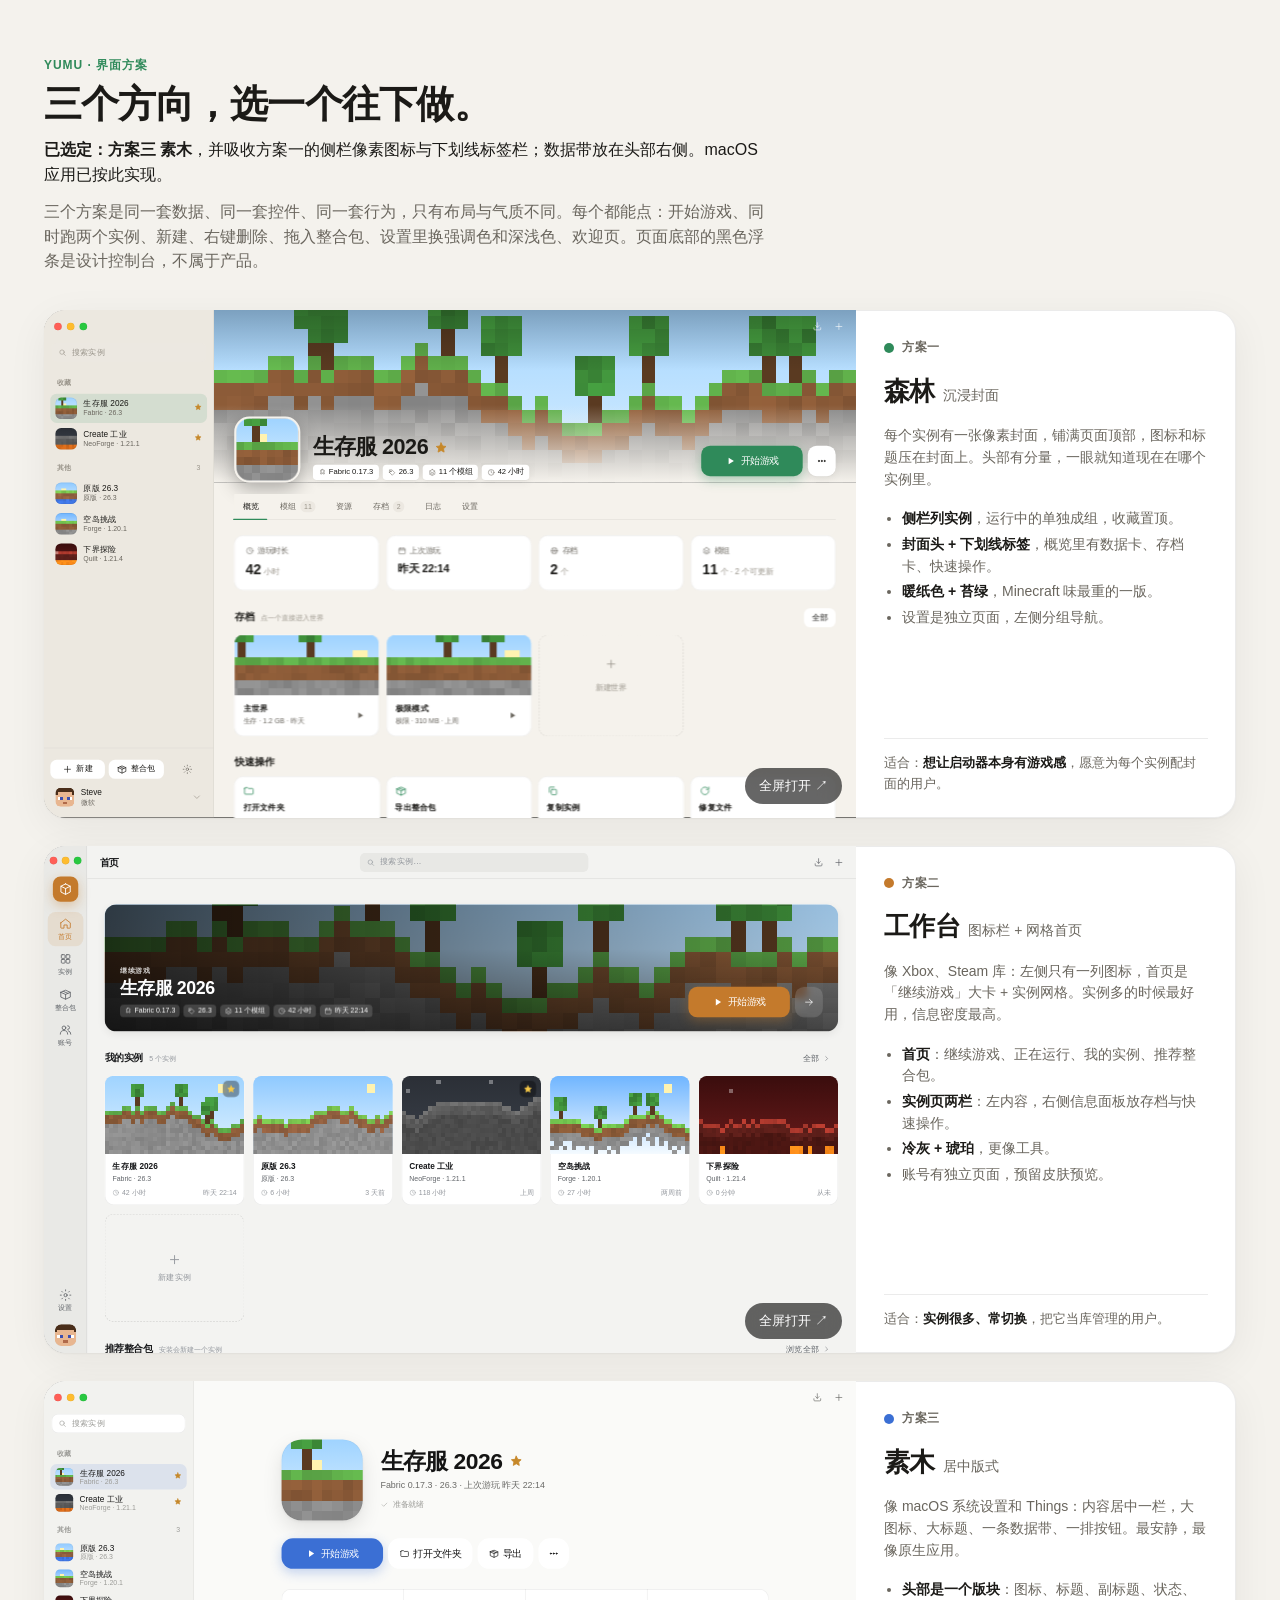
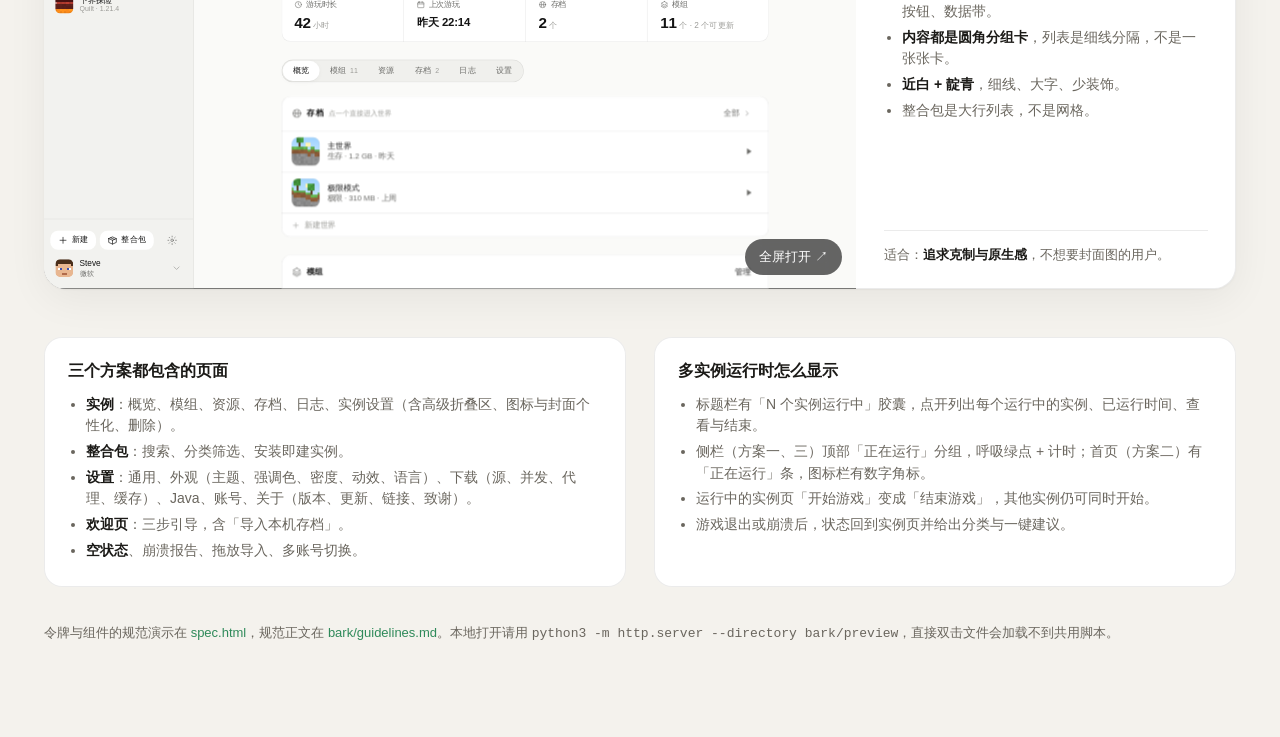
<file: bark/preview/index.html>
<!doctype html>
<html lang="zh-Hans">
<head>
<meta charset="utf-8">
<meta name="viewport" content="width=device-width, initial-scale=1">
<title>Yumu 界面方案 · 选版</title>
<style>
:root { --bg: #F4F2ED; --fg: #1B1A17; --muted: #6A665E; --card: #fff; --line: rgba(0,0,0,.08); --accent: #2F8A5A; color-scheme: light dark; }
@media (prefers-color-scheme: dark) { :root { --bg: #161513; --fg: #F1EFEA; --muted: #A3A098; --card: #211F1C; --line: rgba(255,255,255,.08); --accent: #4FB57D; } }
* { box-sizing: border-box; }
body { margin: 0; font: 14px/1.55 -apple-system, BlinkMacSystemFont, "SF Pro Text", "Segoe UI", "PingFang SC", "Hiragino Sans GB", "Microsoft YaHei UI", sans-serif; background: var(--bg); color: var(--fg); -webkit-font-smoothing: antialiased; }
.wrap { max-width: 1240px; margin: 0 auto; padding: 56px 24px 80px; }
.eyebrow { font-size: 12px; letter-spacing: .08em; text-transform: uppercase; color: var(--accent); font-weight: 600; }
h1 { font-size: 38px; line-height: 1.15; margin: 8px 0 12px; letter-spacing: -0.02em; font-weight: 700; }
.lead { color: var(--muted); font-size: 16px; max-width: 720px; margin: 0 0 36px; }
.versions { display: grid; gap: 28px; }
.v { background: var(--card); border-radius: 22px; box-shadow: 0 1px 2px rgba(0,0,0,.04), 0 10px 40px rgba(0,0,0,.06), inset 0 0 0 1px var(--line); overflow: hidden; display: grid; grid-template-columns: 1fr 380px; }
.v .shot { position: relative; background: #111; aspect-ratio: 16 / 10; overflow: hidden; }
.v .shot iframe { position: absolute; inset: 0; width: 1280px; height: 800px; border: 0; transform-origin: top left; pointer-events: none; }
.v .shot a.open { position: absolute; right: 14px; bottom: 14px; background: rgba(0,0,0,.6); color: #fff; padding: 8px 14px; border-radius: 999px; text-decoration: none; font-weight: 500; backdrop-filter: blur(10px); font-size: 13px; }
.v .shot a.open:hover { background: rgba(0,0,0,.8); }
.v .info { padding: 28px 28px 24px; display: flex; flex-direction: column; gap: 14px; }
.v .num { display: inline-flex; align-items: center; gap: 8px; color: var(--muted); font-size: 12px; font-weight: 600; letter-spacing: .06em; }
.v .num i { width: 10px; height: 10px; border-radius: 50%; background: var(--c); display: inline-block; }
.v h2 { margin: 0; font-size: 26px; letter-spacing: -0.02em; font-weight: 700; }
.v h2 small { font-weight: 500; color: var(--muted); font-size: 14px; margin-left: 8px; letter-spacing: 0; }
.v p { margin: 0; color: var(--muted); }
.v ul { margin: 0; padding-left: 18px; color: var(--muted); }
.v li { margin: 4px 0; }
.v li b { color: var(--fg); font-weight: 600; }
.v .for { margin-top: auto; padding-top: 14px; border-top: 1px solid var(--line); font-size: 13px; color: var(--muted); }
.v .for b { color: var(--fg); }
.common { margin-top: 48px; display: grid; grid-template-columns: 1fr 1fr; gap: 28px; }
.common .card { background: var(--card); border-radius: 18px; padding: 22px 24px; box-shadow: inset 0 0 0 1px var(--line); }
.common h3 { margin: 0 0 10px; font-size: 16px; }
.common ul { margin: 0; padding-left: 18px; color: var(--muted); } .common li { margin: 4px 0; }
.common li b { color: var(--fg); font-weight: 600; }
.links { margin-top: 36px; color: var(--muted); font-size: 13px; }
.links a { color: var(--accent); text-decoration: none; }
@media (max-width: 900px) { .v { grid-template-columns: 1fr; } .common { grid-template-columns: 1fr; } }
</style>
</head>
<body>
<div class="wrap">
  <div class="eyebrow">Yumu · 界面方案</div>
  <h1>三个方向，选一个往下做。</h1>
  <p class="lead" style="margin-bottom:12px;color:var(--fg)"><b>已选定：方案三 素木</b>，并吸收方案一的侧栏像素图标与下划线标签栏；数据带放在头部右侧。macOS 应用已按此实现。</p>
  <p class="lead">三个方案是同一套数据、同一套控件、同一套行为，只有布局与气质不同。每个都能点：开始游戏、同时跑两个实例、新建、右键删除、拖入整合包、设置里换强调色和深浅色、欢迎页。页面底部的黑色浮条是设计控制台，不属于产品。</p>

  <div class="versions">
    <div class="v" style="--c:#2F8A5A">
      <div class="shot"><iframe src="v1-forest.html#/instance/survival" loading="lazy" title="方案一"></iframe><a class="open" href="v1-forest.html" target="_blank">全屏打开 ↗</a></div>
      <div class="info">
        <span class="num"><i></i>方案一</span>
        <h2>森林<small>沉浸封面</small></h2>
        <p>每个实例有一张像素封面，铺满页面顶部，图标和标题压在封面上。头部有分量，一眼就知道现在在哪个实例里。</p>
        <ul>
          <li><b>侧栏列实例</b>，运行中的单独成组，收藏置顶。</li>
          <li><b>封面头 + 下划线标签</b>，概览里有数据卡、存档卡、快速操作。</li>
          <li><b>暖纸色 + 苔绿</b>，Minecraft 味最重的一版。</li>
          <li>设置是独立页面，左侧分组导航。</li>
        </ul>
        <div class="for">适合：<b>想让启动器本身有游戏感</b>，愿意为每个实例配封面的用户。</div>
      </div>
    </div>

    <div class="v" style="--c:#C47A2C">
      <div class="shot"><iframe src="v2-workbench.html#/" loading="lazy" title="方案二"></iframe><a class="open" href="v2-workbench.html" target="_blank">全屏打开 ↗</a></div>
      <div class="info">
        <span class="num"><i></i>方案二</span>
        <h2>工作台<small>图标栏 + 网格首页</small></h2>
        <p>像 Xbox、Steam 库：左侧只有一列图标，首页是「继续游戏」大卡 + 实例网格。实例多的时候最好用，信息密度最高。</p>
        <ul>
          <li><b>首页</b>：继续游戏、正在运行、我的实例、推荐整合包。</li>
          <li><b>实例页两栏</b>：左内容，右侧信息面板放存档与快速操作。</li>
          <li><b>冷灰 + 琥珀</b>，更像工具。</li>
          <li>账号有独立页面，预留皮肤预览。</li>
        </ul>
        <div class="for">适合：<b>实例很多、常切换</b>，把它当库管理的用户。</div>
      </div>
    </div>

    <div class="v" style="--c:#3B6FD4">
      <div class="shot"><iframe src="v3-editorial.html#/instance/survival" loading="lazy" title="方案三"></iframe><a class="open" href="v3-editorial.html" target="_blank">全屏打开 ↗</a></div>
      <div class="info">
        <span class="num"><i></i>方案三</span>
        <h2>素木<small>居中版式</small></h2>
        <p>像 macOS 系统设置和 Things：内容居中一栏，大图标、大标题、一条数据带、一排按钮。最安静，最像原生应用。</p>
        <ul>
          <li><b>头部是一个版块</b>：图标、标题、副标题、状态、按钮、数据带。</li>
          <li><b>内容都是圆角分组卡</b>，列表是细线分隔，不是一张张卡。</li>
          <li><b>近白 + 靛青</b>，细线、大字、少装饰。</li>
          <li>整合包是大行列表，不是网格。</li>
        </ul>
        <div class="for">适合：<b>追求克制与原生感</b>，不想要封面图的用户。</div>
      </div>
    </div>
  </div>

  <div class="common">
    <div class="card"><h3>三个方案都包含的页面</h3><ul>
      <li><b>实例</b>：概览、模组、资源、存档、日志、实例设置（含高级折叠区、图标与封面个性化、删除）。</li>
      <li><b>整合包</b>：搜索、分类筛选、安装即建实例。</li>
      <li><b>设置</b>：通用、外观（主题、强调色、密度、动效、语言）、下载（源、并发、代理、缓存）、Java、账号、关于（版本、更新、链接、致谢）。</li>
      <li><b>欢迎页</b>：三步引导，含「导入本机存档」。</li>
      <li><b>空状态</b>、崩溃报告、拖放导入、多账号切换。</li>
    </ul></div>
    <div class="card"><h3>多实例运行时怎么显示</h3><ul>
      <li>标题栏有「N 个实例运行中」胶囊，点开列出每个运行中的实例、已运行时间、查看与结束。</li>
      <li>侧栏（方案一、三）顶部「正在运行」分组，呼吸绿点 + 计时；首页（方案二）有「正在运行」条，图标栏有数字角标。</li>
      <li>运行中的实例页「开始游戏」变成「结束游戏」，其他实例仍可同时开始。</li>
      <li>游戏退出或崩溃后，状态回到实例页并给出分类与一键建议。</li>
    </ul></div>
  </div>

  <p class="links">令牌与组件的规范演示在 <a href="spec.html">spec.html</a>，规范正文在 <a href="../guidelines.md">bark/guidelines.md</a>。本地打开请用 <code>python3 -m http.server --directory bark/preview</code>，直接双击文件会加载不到共用脚本。</p>
</div>
<script>
function fit() { document.querySelectorAll('.shot').forEach(s => { const f = s.querySelector('iframe'); f.style.transform = `scale(${s.clientWidth / 1280})`; }); }
addEventListener('resize', fit); fit();
</script>
</body>
</html>
</file>
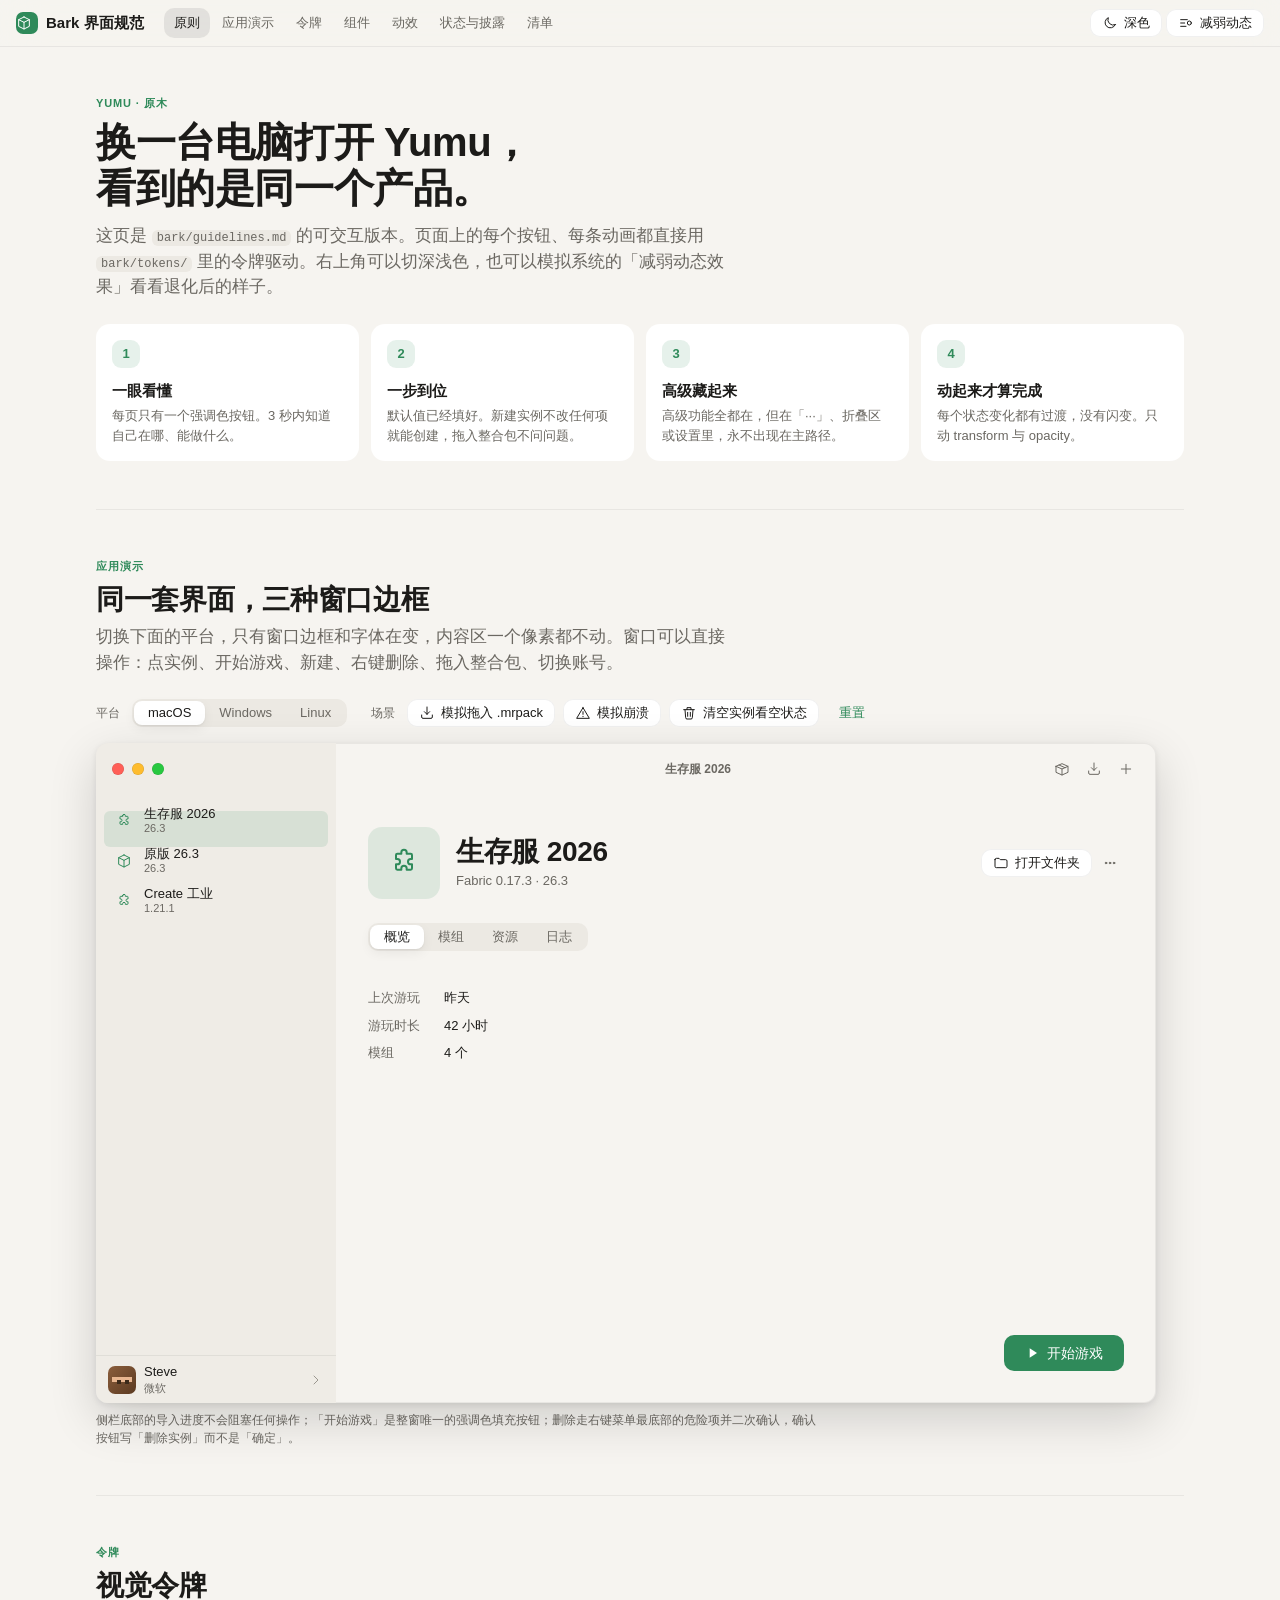
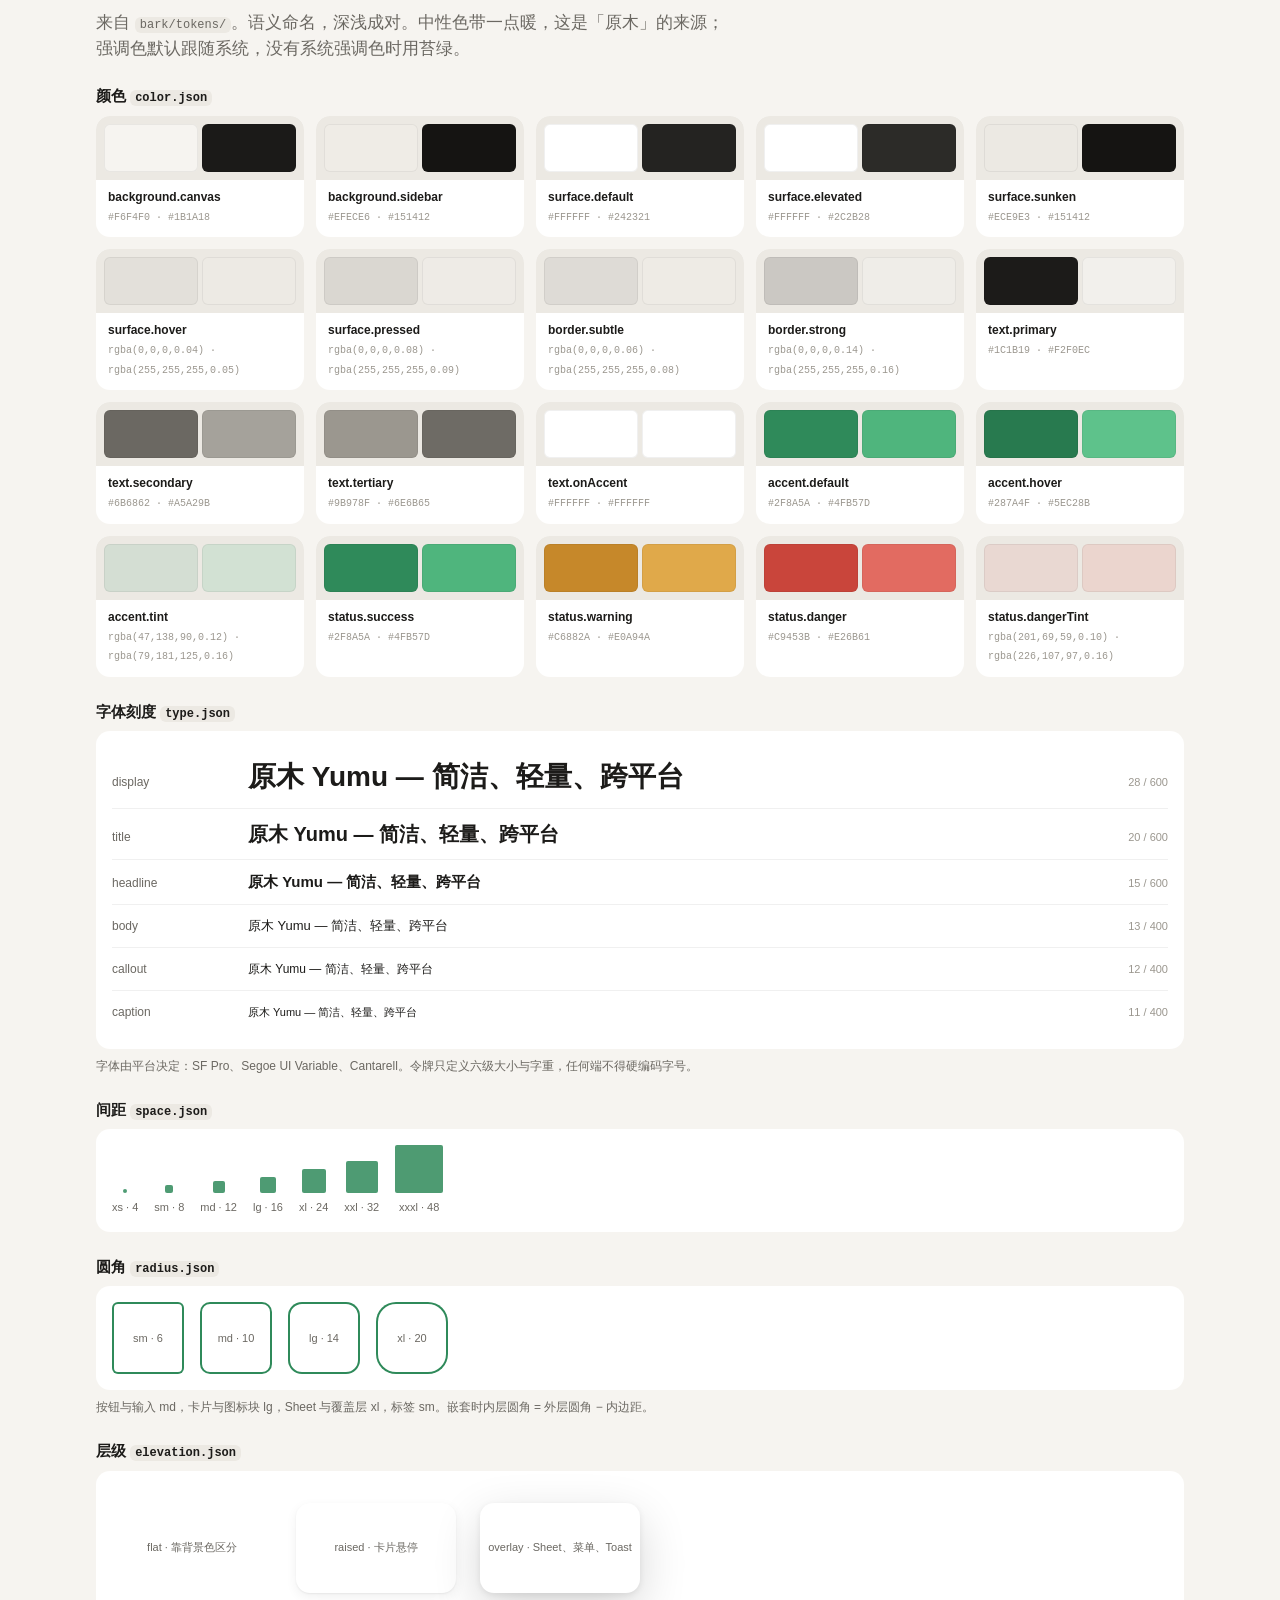
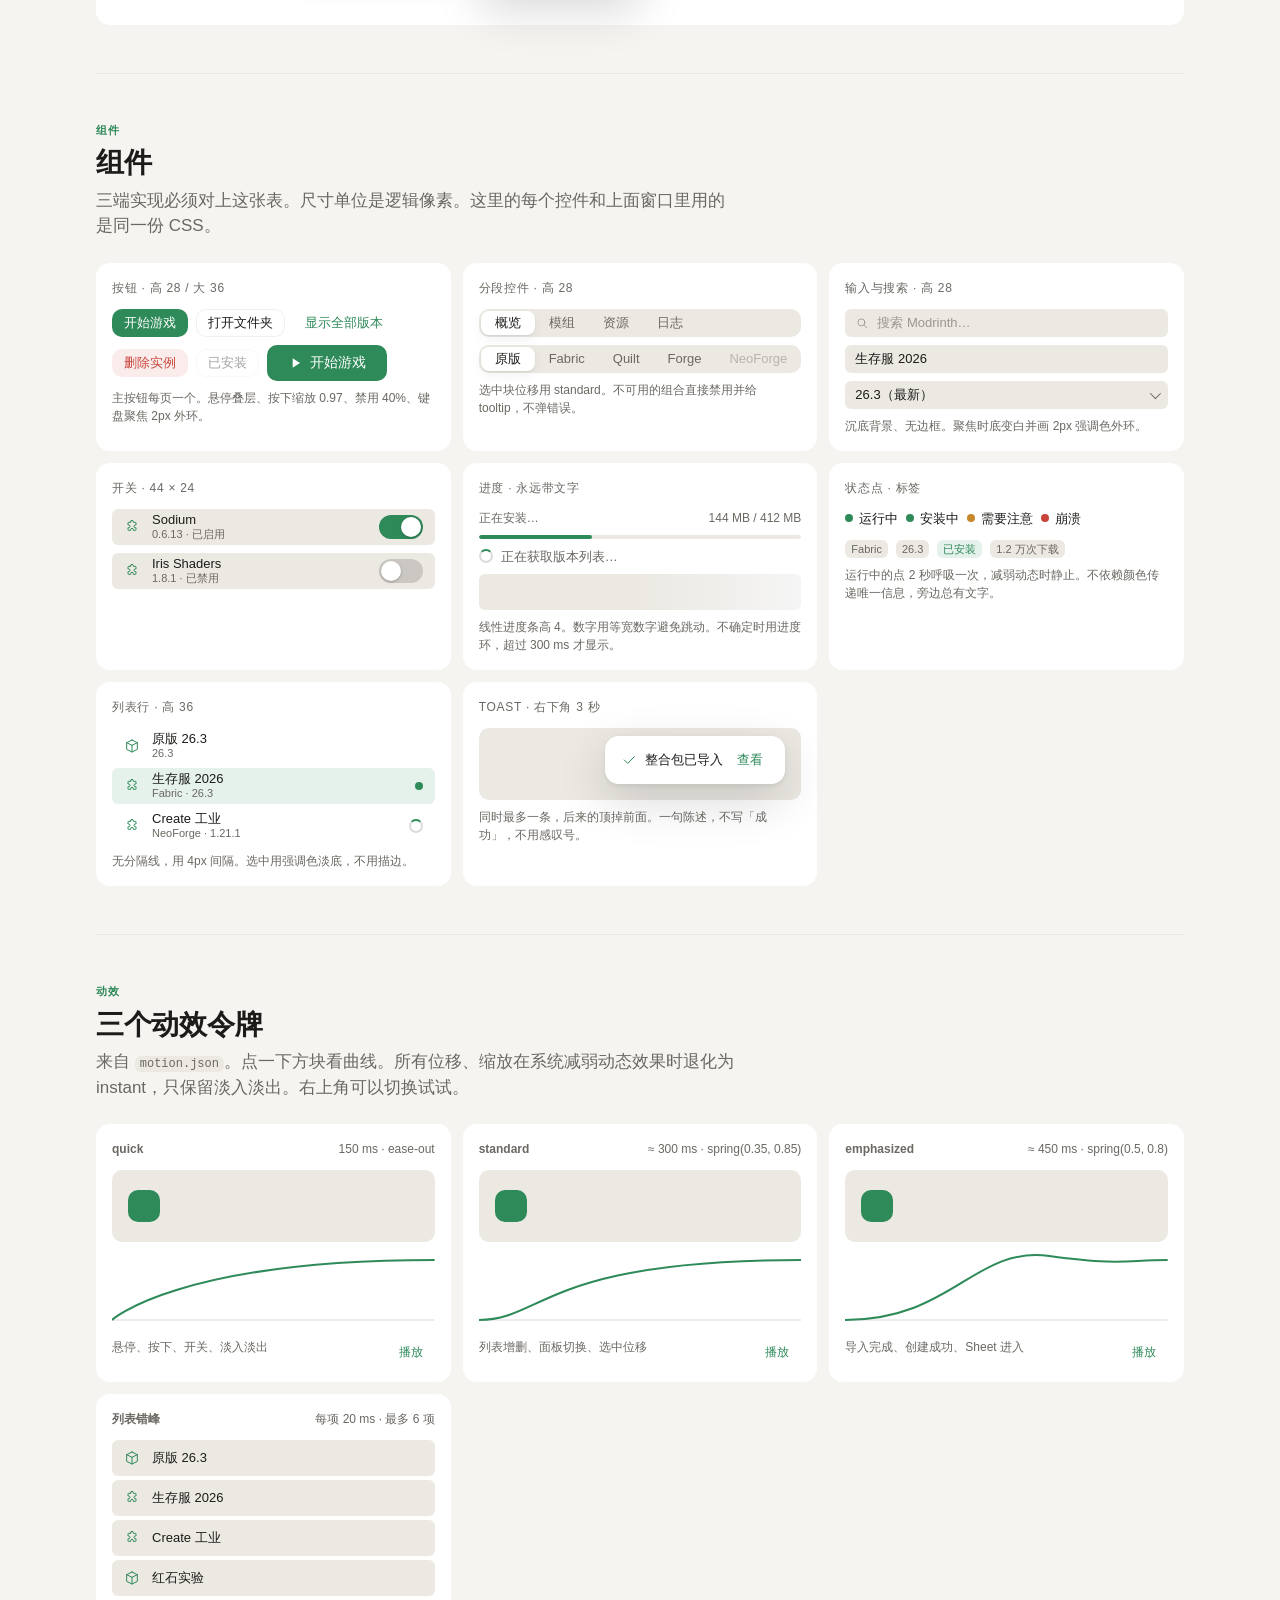
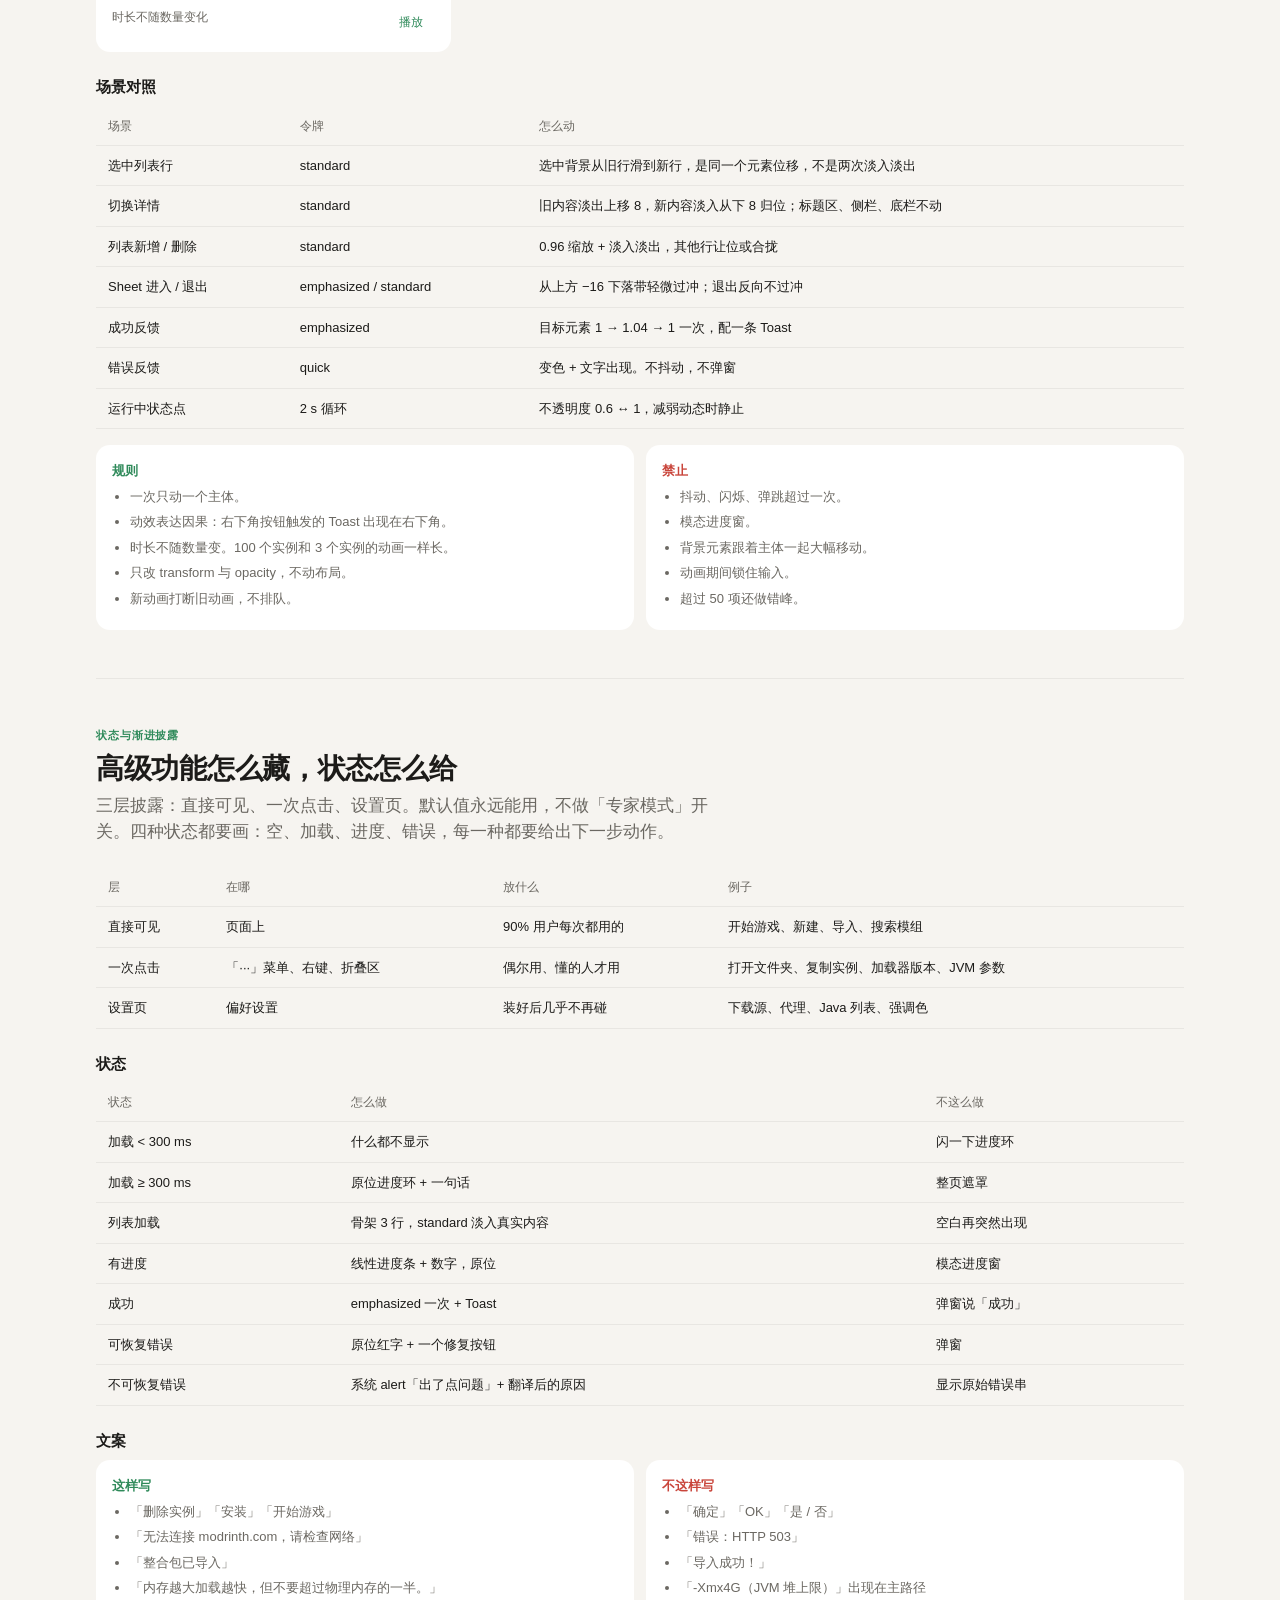
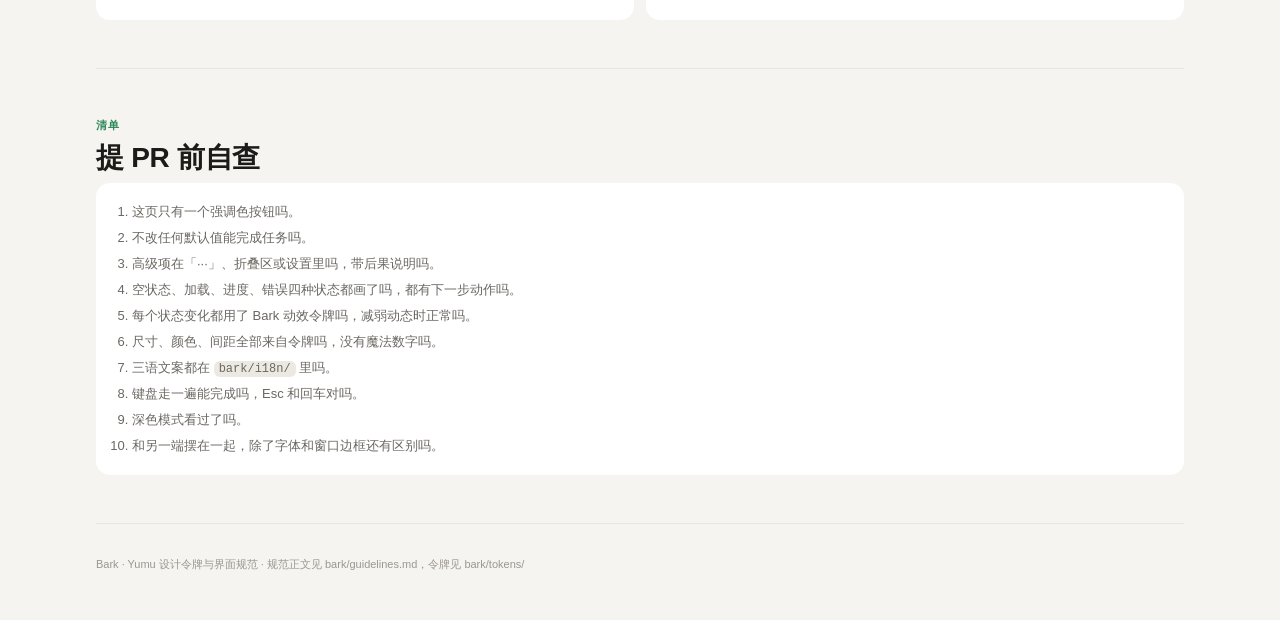
<file: bark/preview/spec.html>
<!doctype html>
<html lang="zh-Hans">
<head>
<meta charset="utf-8">
<meta name="viewport" content="width=device-width, initial-scale=1">
<title>Bark 界面规范 · Yumu</title>
<meta name="description" content="Yumu 多端界面规范的可交互演示：同一套令牌、同一套动效，在 macOS、Windows、Linux 上长一个样子。">
<style>
/* ---------- 令牌（与 bark/tokens/*.json 一致，由页面底部脚本注入到 :root） ---------- */
:root {
  --space-xs: 4px; --space-sm: 8px; --space-md: 12px; --space-lg: 16px;
  --space-xl: 24px; --space-xxl: 32px; --space-xxxl: 48px;
  --radius-sm: 6px; --radius-md: 10px; --radius-lg: 14px; --radius-xl: 20px;
  --type-display: 28px; --type-title: 20px; --type-headline: 15px;
  --type-body: 13px; --type-callout: 12px; --type-caption: 11px;
  --motion-quick: 150ms cubic-bezier(0, 0, 0.2, 1);
  --motion-standard: 300ms cubic-bezier(0.2, 0.8, 0.2, 1);
  --motion-emphasized: 450ms cubic-bezier(0.34, 1.3, 0.64, 1);
  --font: -apple-system, BlinkMacSystemFont, "SF Pro Text", "Segoe UI Variable Text", "Segoe UI", "PingFang SC", "Hiragino Sans GB", "Microsoft YaHei UI", "Noto Sans CJK SC", sans-serif;
  color-scheme: light dark;
}
[data-motion="reduced"] {
  --motion-quick: 0ms linear; --motion-standard: 0ms linear; --motion-emphasized: 0ms linear;
}

/* ---------- 文档页面本身 ---------- */
* { box-sizing: border-box; }
html, body { margin: 0; }
body {
  font: var(--type-body)/1.5 var(--font);
  background: var(--bg-canvas);
  color: var(--text-primary);
  -webkit-font-smoothing: antialiased;
  transition: background var(--motion-standard), color var(--motion-standard);
}
a { color: var(--accent); text-decoration: none; }
code { font-family: ui-monospace, "SF Mono", Menlo, Consolas, monospace; font-size: 12px; background: var(--surface-sunken); padding: 1px 5px; border-radius: var(--radius-sm); }

.doc-nav {
  position: sticky; top: 0; z-index: 50;
  display: flex; align-items: center; gap: var(--space-sm);
  padding: var(--space-sm) var(--space-lg);
  background: color-mix(in srgb, var(--bg-canvas) 82%, transparent);
  backdrop-filter: blur(20px) saturate(1.4); -webkit-backdrop-filter: blur(20px) saturate(1.4);
  border-bottom: 1px solid var(--border-subtle);
}
.doc-nav .brand { display: flex; align-items: center; gap: var(--space-sm); font-weight: 600; font-size: var(--type-headline); margin-right: var(--space-md); }
.doc-nav .brand .logo { width: 22px; height: 22px; border-radius: 7px; background: var(--accent); display: grid; place-items: center; color: #fff; }
.doc-nav .links { display: flex; gap: 2px; overflow-x: auto; scrollbar-width: none; }
.doc-nav .links::-webkit-scrollbar { display: none; }
.doc-nav .links a { color: var(--text-secondary); padding: 5px 10px; border-radius: var(--radius-md); white-space: nowrap; transition: background var(--motion-quick), color var(--motion-quick); }
.doc-nav .links a:hover { background: var(--surface-hover); color: var(--text-primary); }
.doc-nav .links a.active { color: var(--text-primary); background: var(--surface-pressed); }
.doc-nav .spacer { flex: 1; }
.doc-nav .controls { display: flex; gap: var(--space-xs); align-items: center; }

.container { max-width: 1120px; margin: 0 auto; padding: 0 var(--space-lg); }
section.doc { padding: var(--space-xxxl) 0; scroll-margin-top: 64px; }
section.doc + section.doc { border-top: 1px solid var(--border-subtle); }
.eyebrow { font-size: var(--type-caption); letter-spacing: .08em; text-transform: uppercase; color: var(--accent); font-weight: 600; margin-bottom: var(--space-sm); }
h1 { font-size: 40px; line-height: 1.15; font-weight: 600; margin: 0 0 var(--space-md); letter-spacing: -0.01em; }
h2 { font-size: var(--type-display); line-height: 1.2; font-weight: 600; margin: 0 0 var(--space-sm); letter-spacing: -0.01em; }
h3 { font-size: var(--type-headline); font-weight: 600; margin: var(--space-xl) 0 var(--space-sm); }
p.lead { font-size: 17px; color: var(--text-secondary); max-width: 640px; margin: 0 0 var(--space-xl); }
p.note { color: var(--text-secondary); font-size: var(--type-callout); max-width: 720px; margin: var(--space-sm) 0 0; }

.hero { padding-top: var(--space-xxxl); }
.principles { display: grid; grid-template-columns: repeat(auto-fit, minmax(220px, 1fr)); gap: var(--space-md); margin-top: var(--space-xl); }
.principle { background: var(--surface-default); border-radius: var(--radius-lg); padding: var(--space-lg); transition: box-shadow var(--motion-quick), transform var(--motion-quick); }
.principle:hover { box-shadow: var(--elev-raised); transform: translateY(-1px); }
.principle .n { width: 28px; height: 28px; border-radius: 9px; background: var(--accent-tint); color: var(--accent); display: grid; place-items: center; font-weight: 600; margin-bottom: var(--space-md); }
.principle b { display: block; font-size: var(--type-headline); margin-bottom: var(--space-xs); }
.principle span { color: var(--text-secondary); }

.toolbar-row { display: flex; flex-wrap: wrap; gap: var(--space-sm); align-items: center; margin: var(--space-lg) 0; }
.toolbar-row .label { color: var(--text-secondary); font-size: var(--type-callout); margin-right: var(--space-xs); }

/* ---------- 通用控件（这些就是规范里的组件，页面与模拟器共用） ---------- */
.btn {
  appearance: none; border: 0; cursor: pointer; font: inherit; font-weight: 500;
  height: 28px; padding: 0 12px; border-radius: var(--radius-md);
  display: inline-flex; align-items: center; gap: 6px; white-space: nowrap;
  background: var(--surface-elevated); color: var(--text-primary);
  box-shadow: inset 0 0 0 1px var(--border-subtle);
  transition: background var(--motion-quick), transform var(--motion-quick), box-shadow var(--motion-quick), opacity var(--motion-quick);
  position: relative;
}
.btn::after { content: ""; position: absolute; inset: 0; border-radius: inherit; background: var(--surface-hover); opacity: 0; transition: opacity var(--motion-quick); pointer-events: none; }
.btn:hover::after { opacity: 1; }
.btn:active { transform: scale(0.97); }
.btn:disabled { opacity: .4; pointer-events: none; }
.btn:focus-visible { outline: 2px solid var(--accent); outline-offset: 2px; }
.btn.primary { background: var(--accent); color: var(--text-on-accent); box-shadow: none; }
.btn.primary:hover { background: var(--accent-hover); }
.btn.primary::after { background: rgba(255,255,255,.1); }
.btn.text { background: transparent; box-shadow: none; color: var(--accent); }
.btn.danger { background: var(--danger-tint); color: var(--danger); box-shadow: none; }
.btn.large { height: 36px; padding: 0 18px; font-size: 14px; border-radius: var(--radius-md); min-width: 120px; justify-content: center; }
.btn.icon { width: 28px; padding: 0; justify-content: center; background: transparent; box-shadow: none; color: var(--text-secondary); }
.btn.icon:hover { color: var(--text-primary); }
.btn.toggle[aria-pressed="true"] { background: var(--accent-tint); color: var(--accent); box-shadow: none; }
.btn svg { width: 16px; height: 16px; flex: none; }

.segmented { display: inline-flex; position: relative; background: var(--surface-sunken); border-radius: var(--radius-md); padding: 2px; height: 28px; isolation: isolate; }
.segmented button { appearance: none; border: 0; background: transparent; font: inherit; font-weight: 500; color: var(--text-secondary); padding: 0 14px; border-radius: 8px; cursor: pointer; position: relative; z-index: 1; transition: color var(--motion-quick); white-space: nowrap; }
.segmented button[aria-selected="true"] { color: var(--text-primary); }
.segmented button:disabled { opacity: .4; cursor: default; }
.segmented .thumb { position: absolute; top: 2px; bottom: 2px; left: 2px; width: 0; background: var(--surface-elevated); border-radius: 8px; box-shadow: var(--elev-raised); transition: transform var(--motion-standard), width var(--motion-standard); }
.segmented button:focus-visible { outline: 2px solid var(--accent); outline-offset: -2px; }

.field { display: flex; align-items: center; gap: 8px; height: 28px; padding: 0 10px; border-radius: var(--radius-sm); background: var(--surface-sunken); transition: background var(--motion-quick), box-shadow var(--motion-quick); color: var(--text-primary); }
.field:focus-within { background: var(--surface-default); box-shadow: 0 0 0 2px var(--accent); }
.field input, .field select { appearance: none; border: 0; background: transparent; font: inherit; color: inherit; flex: 1; min-width: 0; outline: none; padding: 0; }
.field input::placeholder { color: var(--text-tertiary); }
.field svg { width: 14px; height: 14px; color: var(--text-tertiary); flex: none; }
.field select { cursor: pointer; }
.field.select { position: relative; }
.field.select::after { content: ""; width: 7px; height: 7px; border-right: 1.5px solid var(--text-secondary); border-bottom: 1.5px solid var(--text-secondary); transform: rotate(45deg) translateY(-2px); flex: none; }

.switch { width: 44px; height: 24px; border-radius: 12px; background: var(--border-strong); position: relative; cursor: pointer; border: 0; padding: 0; transition: background var(--motion-quick); flex: none; }
.switch::before { content: ""; position: absolute; top: 2px; left: 2px; width: 20px; height: 20px; border-radius: 50%; background: #fff; box-shadow: 0 1px 3px rgba(0,0,0,.25); transition: transform var(--motion-standard); }
.switch[aria-checked="true"] { background: var(--accent); }
.switch[aria-checked="true"]::before { transform: translateX(20px); }
.switch:focus-visible { outline: 2px solid var(--accent); outline-offset: 2px; }

.progress { height: 4px; border-radius: 2px; background: var(--surface-sunken); overflow: hidden; }
.progress > i { display: block; height: 100%; width: 0; background: var(--accent); border-radius: 2px; transition: width var(--motion-standard); }
.spinner { width: 14px; height: 14px; border-radius: 50%; border: 2px solid var(--border-strong); border-top-color: var(--accent); animation: spin .8s linear infinite; flex: none; }
.spinner.lg { width: 20px; height: 20px; }
@keyframes spin { to { transform: rotate(360deg); } }
[data-motion="reduced"] .spinner { animation-duration: 1.6s; }

.dot { width: 8px; height: 8px; border-radius: 50%; display: inline-block; flex: none; }
.dot.success { background: var(--success); } .dot.accent { background: var(--accent); } .dot.warning { background: var(--warning); } .dot.danger { background: var(--danger); }
.dot.breathe { animation: breathe 2s ease-in-out infinite; }
@keyframes breathe { 0%,100% { opacity: 1 } 50% { opacity: .6 } }
[data-motion="reduced"] .dot.breathe { animation: none; }

.tag { display: inline-flex; align-items: center; height: 18px; padding: 0 6px; border-radius: var(--radius-sm); background: var(--surface-sunken); color: var(--text-secondary); font-size: var(--type-caption); font-weight: 500; }
.tag.accent { background: var(--accent-tint); color: var(--accent); }

.row { display: flex; align-items: center; gap: var(--space-md); height: 36px; padding: 0 var(--space-md); border-radius: var(--radius-sm); cursor: default; position: relative; transition: background var(--motion-quick); user-select: none; }
.row:hover { background: var(--surface-hover); }
.row svg { width: 16px; height: 16px; color: var(--accent); flex: none; }
.row .texts { flex: 1; min-width: 0; display: flex; flex-direction: column; justify-content: center; line-height: 1.25; }
.row .texts small { color: var(--text-secondary); font-size: var(--type-caption); }
.row .texts span { overflow: hidden; text-overflow: ellipsis; white-space: nowrap; }

.card { background: var(--surface-default); border-radius: var(--radius-lg); padding: var(--space-lg); transition: box-shadow var(--motion-quick), transform var(--motion-quick); }
.card:hover { box-shadow: var(--elev-raised); }

.menu { position: absolute; z-index: 30; min-width: 180px; background: var(--surface-elevated); border-radius: var(--radius-md); box-shadow: var(--elev-overlay), inset 0 0 0 1px var(--border-subtle); padding: 4px; transform-origin: top left; animation: menuIn var(--motion-standard) both; }
@keyframes menuIn { from { opacity: 0; transform: scale(.96) } to { opacity: 1; transform: none } }
.menu button { appearance: none; border: 0; background: transparent; font: inherit; color: var(--text-primary); display: flex; width: 100%; align-items: center; gap: 8px; height: 26px; padding: 0 10px; border-radius: 6px; cursor: pointer; text-align: left; }
.menu button:hover { background: var(--accent); color: #fff; }
.menu button.danger { color: var(--danger); }
.menu button.danger:hover { background: var(--danger); color: #fff; }
.menu hr { border: 0; border-top: 1px solid var(--border-subtle); margin: 4px 8px; }

/* ---------- 应用模拟器 ---------- */
.stage { position: relative; margin-top: var(--space-lg); }
.stage-fit { width: 1060px; transform-origin: top left; }
.window {
  width: 1060px; height: 660px; border-radius: 12px; overflow: hidden; position: relative;
  background: var(--bg-canvas); color: var(--text-primary);
  box-shadow: var(--elev-overlay), inset 0 0 0 1px var(--border-subtle);
  display: grid; grid-template-rows: auto 1fr; font-size: var(--type-body);
  transition: background var(--motion-standard), color var(--motion-standard);
}
.window[data-frame="win"] { border-radius: 8px; font-family: "Segoe UI Variable Text", "Segoe UI", var(--font); }
.window[data-frame="linux"] { border-radius: 12px; font-family: Cantarell, Inter, var(--font); }
.titlebar { height: 52px; display: grid; grid-template-columns: 240px 1fr; position: relative; z-index: 2; }
.titlebar .left { display: flex; align-items: center; padding: 0 var(--space-lg); background: var(--bg-sidebar); gap: 8px; }
.titlebar .right { display: flex; align-items: center; padding: 0 var(--space-lg); gap: var(--space-xs); }
.titlebar .title { font-weight: 600; flex: 1; text-align: center; color: var(--text-secondary); font-size: var(--type-callout); }
.lights { display: flex; gap: 8px; }
.lights i { width: 12px; height: 12px; border-radius: 50%; background: #ff5f57; box-shadow: inset 0 0 0 .5px rgba(0,0,0,.15); }
.lights i:nth-child(2) { background: #febc2e; } .lights i:nth-child(3) { background: #28c840; }
.wincontrols { display: flex; gap: 2px; margin-left: auto; }
.wincontrols i { width: 40px; height: 32px; display: grid; place-items: center; color: var(--text-secondary); border-radius: 4px; }
.wincontrols i:last-child:hover { background: #c42b1c; color: #fff; }
.gnomecontrols { margin-left: auto; display: flex; gap: 8px; }
.gnomecontrols i { width: 22px; height: 22px; border-radius: 50%; background: var(--surface-sunken); display: grid; place-items: center; color: var(--text-primary); }
.window[data-frame="mac"] .wincontrols, .window[data-frame="mac"] .gnomecontrols { display: none; }
.window[data-frame="win"] .lights, .window[data-frame="win"] .gnomecontrols { display: none; }
.window[data-frame="win"] .titlebar .title { text-align: left; }
.window[data-frame="linux"] .lights, .window[data-frame="linux"] .wincontrols { display: none; }

.body { display: grid; grid-template-columns: 240px 1fr; min-height: 0; }
.sidebar { background: var(--bg-sidebar); display: flex; flex-direction: column; min-height: 0; transition: background var(--motion-standard); }
.sidebar .list { flex: 1; overflow: auto; padding: var(--space-sm); display: flex; flex-direction: column; gap: var(--space-xs); position: relative; }
.sidebar .list .selection { position: absolute; left: var(--space-sm); right: var(--space-sm); height: 36px; border-radius: var(--radius-sm); background: var(--accent-tint); transition: transform var(--motion-standard), opacity var(--motion-quick); pointer-events: none; opacity: 0; }
.sidebar .row { background: transparent; }
.sidebar .row.enter { animation: rowIn var(--motion-standard) both; }
.sidebar .row.pop { animation: pop var(--motion-emphasized); }
.sidebar .row.leave { animation: rowOut var(--motion-standard) both; pointer-events: none; }
@keyframes rowIn { from { opacity: 0; transform: scale(.96) } to { opacity: 1; transform: none } }
@keyframes rowOut { to { opacity: 0; transform: scale(.96); height: 0; margin-top: -4px } }
@keyframes pop { 0% { transform: scale(1) } 40% { transform: scale(1.04) } 100% { transform: scale(1) } }
.import-status { padding: var(--space-md); background: var(--surface-default); display: grid; gap: var(--space-xs); font-size: var(--type-caption); color: var(--text-secondary); animation: rowIn var(--motion-standard) both; }
.import-status.leave { animation: rowOut var(--motion-standard) both; }
.account-bar { border-top: 1px solid var(--border-subtle); padding: var(--space-sm) var(--space-md); display: flex; align-items: center; gap: var(--space-sm); cursor: pointer; position: relative; }
.account-bar:hover { background: var(--surface-hover); }
.avatar { width: 28px; height: 28px; border-radius: 7px; background: linear-gradient(135deg, #8b5e3c, #5b3a21); position: relative; overflow: hidden; flex: none; image-rendering: pixelated; }
.avatar::before { content: ""; position: absolute; left: 25%; right: 25%; top: 42%; height: 18%; background: #e8b690; box-shadow: -3px 0 0 #e8b690, 3px 0 0 #e8b690; }
.avatar::after { content: ""; position: absolute; left: 32%; top: 50%; width: 4px; height: 4px; background: #3c2a1a; box-shadow: 8px 0 0 #3c2a1a; }
.account-bar .texts { flex: 1; min-width: 0; line-height: 1.2; }
.account-bar small { color: var(--text-secondary); font-size: var(--type-caption); }

.content .segmented { align-self: flex-start; }
.content { position: relative; display: flex; flex-direction: column; min-height: 0; padding: var(--space-xxl); gap: var(--space-xl); }
.detail-header { display: flex; align-items: center; gap: var(--space-lg); }
.detail-header .art { width: 72px; height: 72px; border-radius: var(--radius-lg); background: var(--accent-tint); color: var(--accent); display: grid; place-items: center; flex: none; }
.detail-header .art svg { width: 32px; height: 32px; }
.detail-header .name { font-size: var(--type-display); font-weight: 600; line-height: 1.2; letter-spacing: -0.01em; }
.detail-header .sub { color: var(--text-secondary); margin-top: 2px; }
.detail-header .actions { margin-left: auto; display: flex; gap: var(--space-xs); position: relative; }
.detail-body { flex: 1; min-height: 0; position: relative; }
.pane { position: absolute; inset: 0; display: flex; flex-direction: column; gap: var(--space-md); animation: paneIn var(--motion-standard) both; }
.pane.out { animation: paneOut var(--motion-standard) both; pointer-events: none; }
@keyframes paneIn { from { opacity: 0; transform: translateY(8px) } to { opacity: 1; transform: none } }
@keyframes paneOut { to { opacity: 0; transform: translateY(-8px) } }
.kv { display: grid; grid-template-columns: max-content 1fr; gap: var(--space-sm) var(--space-xl); }
.kv dt { color: var(--text-secondary); } .kv dd { margin: 0; }
.footer { display: flex; align-items: flex-end; gap: var(--space-lg); }
.footer .status { flex: 1; display: flex; align-items: center; gap: var(--space-sm); color: var(--text-secondary); min-height: 36px; }
.footer .status .bar { display: grid; gap: var(--space-xs); width: 260px; }
.footer .status .num { font-variant-numeric: tabular-nums; font-size: var(--type-callout); }
.footer .status .success { color: var(--success); }
.footer .status .danger-text { color: var(--danger); display: flex; align-items: center; gap: 8px; }
.pop-once { animation: pop var(--motion-emphasized); }

.empty { position: absolute; inset: 0; display: flex; flex-direction: column; align-items: center; justify-content: center; text-align: center; gap: var(--space-lg); animation: paneIn var(--motion-standard) both; }
.empty svg { width: 56px; height: 56px; color: var(--text-tertiary); }
.empty h4 { margin: 0; font-size: var(--type-title); font-weight: 600; }
.empty p { margin: 0; color: var(--text-secondary); max-width: 360px; }
.empty .hint { color: var(--text-tertiary); font-size: var(--type-caption); }

.modlist { display: flex; flex-direction: column; gap: var(--space-xs); overflow: auto; }
.modlist .row { height: 36px; background: var(--surface-default); }
.modlist .row .texts span { font-weight: 500; }
.hint-box { display: flex; flex-direction: column; align-items: flex-start; gap: var(--space-md); color: var(--text-secondary); padding: var(--space-lg); background: var(--surface-default); border-radius: var(--radius-lg); }
.skeleton { height: 36px; border-radius: var(--radius-sm); background: linear-gradient(90deg, var(--surface-sunken) 25%, var(--surface-hover) 50%, var(--surface-sunken) 75%); background-size: 200% 100%; animation: shimmer 1.4s linear infinite; }
@keyframes shimmer { from { background-position: 200% 0 } to { background-position: -200% 0 } }

/* Sheet 与遮罩 */
.scrim { position: absolute; inset: 0; z-index: 20; background: rgba(0,0,0,.3); backdrop-filter: blur(6px); -webkit-backdrop-filter: blur(6px); display: grid; place-items: start center; padding-top: 72px; animation: fade var(--motion-quick) both; }
.scrim.out { animation: fadeOut var(--motion-quick) both; pointer-events: none; }
@keyframes fade { from { opacity: 0 } to { opacity: 1 } }
@keyframes fadeOut { to { opacity: 0 } }
.sheet { width: 440px; background: var(--surface-elevated); border-radius: var(--radius-xl); box-shadow: var(--elev-overlay); padding: var(--space-xl); display: flex; flex-direction: column; gap: var(--space-lg); animation: sheetIn var(--motion-emphasized) both; }
.scrim.out .sheet { animation: sheetOut var(--motion-standard) both; }
@keyframes sheetIn { from { opacity: 0; transform: translateY(-16px) scale(.96) } to { opacity: 1; transform: none } }
@keyframes sheetOut { to { opacity: 0; transform: translateY(-8px) scale(.98) } }
.sheet h4 { margin: 0; font-size: var(--type-title); font-weight: 600; }
.sheet .form { display: grid; grid-template-columns: 96px 1fr; gap: var(--space-md) var(--space-lg); align-items: center; background: var(--surface-sunken); padding: var(--space-lg); border-radius: var(--radius-lg); }
.sheet .form label { color: var(--text-secondary); text-align: right; }
.sheet .form .field { background: var(--surface-default); }
.sheet .form .field:focus-within { box-shadow: 0 0 0 2px var(--accent); }
.disclosure { display: flex; flex-direction: column; }
.disclosure > button { appearance: none; border: 0; background: transparent; font: inherit; color: var(--text-secondary); display: flex; align-items: center; gap: 6px; padding: 0; cursor: pointer; height: 24px; }
.disclosure > button svg { width: 12px; height: 12px; transition: transform var(--motion-standard); }
.disclosure[data-open="true"] > button svg { transform: rotate(90deg); }
.disclosure .body-wrap { display: grid; grid-template-rows: 0fr; transition: grid-template-rows var(--motion-standard); }
.disclosure[data-open="true"] .body-wrap { grid-template-rows: 1fr; }
.disclosure .body-wrap > div { overflow: hidden; }
.disclosure .inner { display: grid; grid-template-columns: 96px 1fr; gap: var(--space-md) var(--space-lg); align-items: center; padding-top: var(--space-md); }
.disclosure .inner label { color: var(--text-secondary); text-align: right; }
.disclosure .inner small { grid-column: 2; color: var(--text-tertiary); font-size: var(--type-caption); margin-top: -6px; }
.sheet .buttons { display: flex; justify-content: flex-end; gap: var(--space-sm); }
.sheet.confirm { width: 360px; gap: var(--space-md); }
.sheet.confirm p { margin: 0; color: var(--text-secondary); }
.sheet.browser { width: 720px; height: 480px; }
.packgrid { display: grid; grid-template-columns: repeat(2, 1fr); gap: var(--space-md); overflow: auto; flex: 1; }
.pack { display: flex; gap: var(--space-md); padding: var(--space-md); }
.pack .picon { width: 48px; height: 48px; border-radius: var(--radius-md); flex: none; }
.pack .ptexts { flex: 1; min-width: 0; }
.pack .ptexts b { display: block; }
.pack .ptexts small { color: var(--text-secondary); display: block; font-size: var(--type-caption); }
.pack .ptexts p { margin: 4px 0 0; color: var(--text-secondary); font-size: var(--type-callout); overflow: hidden; text-overflow: ellipsis; white-space: nowrap; }

/* 拖放覆盖层 */
.drop { position: absolute; inset: 0; z-index: 25; background: color-mix(in srgb, var(--bg-canvas) 70%, transparent); backdrop-filter: blur(16px); -webkit-backdrop-filter: blur(16px); display: grid; place-items: center; animation: fade var(--motion-quick) both; }
.drop.out { animation: fadeOut var(--motion-quick) both; }
.drop .box { display: flex; flex-direction: column; align-items: center; gap: var(--space-md); color: var(--accent); padding: var(--space-xxl) var(--space-xxxl); border: 2px dashed var(--accent); border-radius: var(--radius-xl); font-size: var(--type-title); }
.drop .box svg { width: 48px; height: 48px; }

/* Toast */
.toast { position: absolute; right: var(--space-lg); bottom: var(--space-lg); z-index: 40; display: flex; align-items: center; gap: var(--space-sm); background: var(--surface-elevated); box-shadow: var(--elev-overlay); border-radius: var(--radius-lg); padding: var(--space-md) var(--space-lg); animation: toastIn var(--motion-standard) both; }
.toast.out { animation: toastOut var(--motion-quick) both; }
.toast svg { width: 16px; height: 16px; color: var(--success); }
@keyframes toastIn { from { opacity: 0; transform: translate(16px, 0) } to { opacity: 1; transform: none } }
@keyframes toastOut { to { opacity: 0 } }

/* popover (account) */
.popover { position: absolute; left: var(--space-sm); bottom: 56px; z-index: 30; width: 224px; background: var(--surface-elevated); border-radius: var(--radius-md); box-shadow: var(--elev-overlay), inset 0 0 0 1px var(--border-subtle); padding: 4px; transform-origin: bottom left; animation: menuIn var(--motion-standard) both; }
.popover .row { height: 40px; cursor: pointer; }
.popover .row svg { color: var(--accent); width: 14px; height: 14px; }

/* ---------- 令牌展示 ---------- */
.grid { display: grid; gap: var(--space-md); }
.grid.cols-4 { grid-template-columns: repeat(auto-fill, minmax(190px, 1fr)); }
.grid.cols-3 { grid-template-columns: repeat(auto-fill, minmax(260px, 1fr)); }
.swatch { border-radius: var(--radius-lg); overflow: hidden; background: var(--surface-default); }
.swatch .color { height: 64px; display: flex; align-items: flex-end; padding: var(--space-sm); gap: 4px; }
.swatch .color i { flex: 1; height: 100%; border-radius: var(--radius-sm); box-shadow: inset 0 0 0 1px rgba(0,0,0,.06); }
.swatch .meta { padding: var(--space-sm) var(--space-md) var(--space-md); }
.swatch .meta b { display: block; font-weight: 600; font-size: var(--type-callout); }
.swatch .meta code { font-size: 10px; background: transparent; padding: 0; color: var(--text-tertiary); }
.typerow { display: grid; grid-template-columns: 120px 1fr 120px; align-items: baseline; gap: var(--space-lg); padding: var(--space-md) 0; border-bottom: 1px solid var(--border-subtle); }
.typerow:last-child { border: 0; }
.typerow .k { color: var(--text-secondary); font-size: var(--type-callout); }
.typerow .v { color: var(--text-tertiary); font-size: var(--type-caption); text-align: right; font-variant-numeric: tabular-nums; }
.spacerow { display: flex; align-items: flex-end; gap: var(--space-lg); flex-wrap: wrap; }
.spacerow .sp { display: flex; flex-direction: column; align-items: center; gap: 6px; color: var(--text-secondary); font-size: var(--type-caption); }
.spacerow .sp i { display: block; background: var(--accent); border-radius: 2px; opacity: .85; }
.radiusrow { display: flex; gap: var(--space-lg); flex-wrap: wrap; }
.radiusrow .r { width: 72px; height: 72px; background: var(--surface-default); box-shadow: inset 0 0 0 2px var(--accent); display: grid; place-items: center; color: var(--text-secondary); font-size: var(--type-caption); }
.elevrow { display: flex; gap: var(--space-xl); flex-wrap: wrap; padding: var(--space-lg) 0; }
.elevrow .e { width: 160px; height: 90px; border-radius: var(--radius-lg); background: var(--surface-elevated); display: grid; place-items: center; color: var(--text-secondary); font-size: var(--type-caption); }

/* 组件画廊 */
.gallery { display: grid; grid-template-columns: repeat(auto-fill, minmax(300px, 1fr)); gap: var(--space-md); }
.gallery .card h5 { margin: 0 0 var(--space-md); font-size: var(--type-callout); color: var(--text-secondary); font-weight: 500; text-transform: uppercase; letter-spacing: .06em; }
.gallery .stack { display: flex; flex-wrap: wrap; gap: var(--space-sm); align-items: center; }
.gallery .vstack { display: flex; flex-direction: column; gap: var(--space-sm); }

/* 动效实验台 */
.motion-lab { display: grid; grid-template-columns: repeat(auto-fill, minmax(300px, 1fr)); gap: var(--space-md); }
.motion-lab .card { display: flex; flex-direction: column; gap: var(--space-md); }
.motion-lab .track { height: 72px; border-radius: var(--radius-md); background: var(--surface-sunken); position: relative; overflow: hidden; }
.motion-lab .ball { position: absolute; top: 20px; left: 16px; width: 32px; height: 32px; border-radius: 10px; background: var(--accent); }
.motion-lab .ball.go-quick { transition: transform var(--motion-quick); }
.motion-lab .ball.go-standard { transition: transform var(--motion-standard); }
.motion-lab .ball.go-emphasized { transition: transform var(--motion-emphasized); }
.motion-lab .ball.moved { transform: translateX(calc(100% * 7)); }
.motion-lab .curve { height: 72px; width: 100%; }
.motion-lab .curve path { fill: none; stroke: var(--accent); stroke-width: 2; }
.motion-lab .curve line { stroke: var(--border-strong); stroke-width: 1; }
.motion-lab .meta { display: flex; justify-content: space-between; color: var(--text-secondary); font-size: var(--type-callout); }
.stagger-demo { display: flex; flex-direction: column; gap: var(--space-xs); }
.stagger-demo .row { background: var(--surface-sunken); opacity: 0; }
.stagger-demo.play .row { animation: rowIn var(--motion-standard) both; }

/* 规则表 */
table.rules { width: 100%; border-collapse: collapse; font-size: var(--type-body); }
table.rules th, table.rules td { text-align: left; padding: 10px 12px; border-bottom: 1px solid var(--border-subtle); vertical-align: top; }
table.rules th { color: var(--text-secondary); font-weight: 500; font-size: var(--type-callout); }
table.rules td:first-child { white-space: nowrap; font-weight: 500; }
.do-dont { display: grid; grid-template-columns: repeat(auto-fit, minmax(300px, 1fr)); gap: var(--space-md); }
.do-dont .card ul { margin: 0; padding-left: 18px; color: var(--text-secondary); }
.do-dont .card li { margin: 6px 0; }
.do-dont .card b { color: var(--success); } .do-dont .card b.no { color: var(--danger); }

footer.doc-foot { padding: var(--space-xxl) 0 var(--space-xxxl); color: var(--text-tertiary); font-size: var(--type-caption); border-top: 1px solid var(--border-subtle); }

@media (max-width: 720px) {
  h1 { font-size: 30px; }
  .doc-nav .brand span { display: none; }
  .typerow { grid-template-columns: 90px 1fr; }
  .typerow .v { display: none; }
}
</style>
</head>
<body>

<nav class="doc-nav">
  <div class="brand"><span class="logo" data-icon="cube"></span><span>Bark 界面规范</span></div>
  <div class="links">
    <a href="#principles">原则</a>
    <a href="#app">应用演示</a>
    <a href="#tokens">令牌</a>
    <a href="#components">组件</a>
    <a href="#motion">动效</a>
    <a href="#states">状态与披露</a>
    <a href="#checklist">清单</a>
  </div>
  <div class="spacer"></div>
  <div class="controls">
    <button class="btn toggle" id="themeBtn" aria-pressed="false" title="切换深浅模式"><span data-icon="moon"></span><span class="t">深色</span></button>
    <button class="btn toggle" id="motionBtn" aria-pressed="false" title="模拟系统的减弱动态效果"><span data-icon="motion"></span><span class="t">减弱动态</span></button>
  </div>
</nav>

<main class="container">

<section class="doc hero" id="principles">
  <div class="eyebrow">Yumu · 原木</div>
  <h1>换一台电脑打开 Yumu，<br>看到的是同一个产品。</h1>
  <p class="lead">这页是 <code>bark/guidelines.md</code> 的可交互版本。页面上的每个按钮、每条动画都直接用 <code>bark/tokens/</code> 里的令牌驱动。右上角可以切深浅色，也可以模拟系统的「减弱动态效果」看看退化后的样子。</p>
  <div class="principles">
    <div class="principle"><div class="n">1</div><b>一眼看懂</b><span>每页只有一个强调色按钮。3 秒内知道自己在哪、能做什么。</span></div>
    <div class="principle"><div class="n">2</div><b>一步到位</b><span>默认值已经填好。新建实例不改任何项就能创建，拖入整合包不问问题。</span></div>
    <div class="principle"><div class="n">3</div><b>高级藏起来</b><span>高级功能全都在，但在「···」、折叠区或设置里，永不出现在主路径。</span></div>
    <div class="principle"><div class="n">4</div><b>动起来才算完成</b><span>每个状态变化都有过渡，没有闪变。只动 transform 与 opacity。</span></div>
  </div>
</section>

<section class="doc" id="app">
  <div class="eyebrow">应用演示</div>
  <h2>同一套界面，三种窗口边框</h2>
  <p class="lead">切换下面的平台，只有窗口边框和字体在变，内容区一个像素都不动。窗口可以直接操作：点实例、开始游戏、新建、右键删除、拖入整合包、切换账号。</p>
  <div class="toolbar-row">
    <span class="label">平台</span>
    <div class="segmented" id="frameSeg" role="tablist">
      <div class="thumb"></div>
      <button role="tab" aria-selected="true" data-frame="mac">macOS</button>
      <button role="tab" aria-selected="false" data-frame="win">Windows</button>
      <button role="tab" aria-selected="false" data-frame="linux">Linux</button>
    </div>
    <span class="label" style="margin-left:16px">场景</span>
    <button class="btn" id="dropBtn"><span data-icon="import"></span>模拟拖入 .mrpack</button>
    <button class="btn" id="crashBtn"><span data-icon="warning"></span>模拟崩溃</button>
    <button class="btn" id="emptyBtn"><span data-icon="trash"></span>清空实例看空状态</button>
    <button class="btn text" id="resetBtn">重置</button>
  </div>

  <div class="stage"><div class="stage-fit" id="stageFit">
  <div class="window" id="win" data-frame="mac">
    <div class="titlebar">
      <div class="left">
        <div class="lights"><i></i><i></i><i></i></div>
        <div class="gnomecontrols" style="margin-left:0;display:none"></div>
      </div>
      <div class="right">
        <span class="title" id="winTitle">Yumu</span>
        <button class="btn icon" title="浏览整合包" id="tbBrowse"><span data-icon="package"></span></button>
        <button class="btn icon" title="导入整合包" id="tbImport"><span data-icon="import"></span></button>
        <button class="btn icon" title="新建实例" id="tbNew"><span data-icon="plus"></span></button>
        <div class="wincontrols"><i>&#x2500;</i><i>&#x25A1;</i><i>&#x2715;</i></div>
        <div class="gnomecontrols"><i>&#x2715;</i></div>
      </div>
    </div>
    <div class="body">
      <aside class="sidebar">
        <div class="list" id="list"><div class="selection" id="selection"></div></div>
        <div id="importSlot"></div>
        <div class="account-bar" id="accountBar">
          <div class="avatar"></div>
          <div class="texts"><div id="accountName">Steve</div><small id="accountKind">微软</small></div>
          <span data-icon="chevron" style="color:var(--text-tertiary)"></span>
        </div>
      </aside>
      <div class="content" id="content"></div>
    </div>
    <div id="overlays"></div>
  </div>
  </div></div>
  <p class="note">侧栏底部的导入进度不会阻塞任何操作；「开始游戏」是整窗唯一的强调色填充按钮；删除走右键菜单最底部的危险项并二次确认，确认按钮写「删除实例」而不是「确定」。</p>
</section>

<section class="doc" id="tokens">
  <div class="eyebrow">令牌</div>
  <h2>视觉令牌</h2>
  <p class="lead">来自 <code>bark/tokens/</code>。语义命名，深浅成对。中性色带一点暖，这是「原木」的来源；强调色默认跟随系统，没有系统强调色时用苔绿。</p>
  <h3>颜色 <code>color.json</code></h3>
  <div class="grid cols-4" id="swatches"></div>
  <h3>字体刻度 <code>type.json</code></h3>
  <div class="card" id="typeScale"></div>
  <p class="note">字体由平台决定：SF Pro、Segoe UI Variable、Cantarell。令牌只定义六级大小与字重，任何端不得硬编码字号。</p>
  <h3>间距 <code>space.json</code></h3>
  <div class="card"><div class="spacerow" id="spaceRow"></div></div>
  <h3>圆角 <code>radius.json</code></h3>
  <div class="card"><div class="radiusrow" id="radiusRow"></div></div>
  <p class="note">按钮与输入 md，卡片与图标块 lg，Sheet 与覆盖层 xl，标签 sm。嵌套时内层圆角 = 外层圆角 − 内边距。</p>
  <h3>层级 <code>elevation.json</code></h3>
  <div class="card"><div class="elevrow">
    <div class="e" style="box-shadow:none;background:var(--surface-default)">flat · 靠背景色区分</div>
    <div class="e" style="box-shadow:var(--elev-raised)">raised · 卡片悬停</div>
    <div class="e" style="box-shadow:var(--elev-overlay)">overlay · Sheet、菜单、Toast</div>
  </div></div>
</section>

<section class="doc" id="components">
  <div class="eyebrow">组件</div>
  <h2>组件</h2>
  <p class="lead">三端实现必须对上这张表。尺寸单位是逻辑像素。这里的每个控件和上面窗口里用的是同一份 CSS。</p>
  <div class="gallery">
    <div class="card"><h5>按钮 · 高 28 / 大 36</h5><div class="stack">
      <button class="btn primary">开始游戏</button>
      <button class="btn">打开文件夹</button>
      <button class="btn text">显示全部版本</button>
      <button class="btn danger">删除实例</button>
      <button class="btn" disabled>已安装</button>
      <button class="btn primary large"><span data-icon="play"></span>开始游戏</button>
    </div><p class="note">主按钮每页一个。悬停叠层、按下缩放 0.97、禁用 40%、键盘聚焦 2px 外环。</p></div>
    <div class="card"><h5>分段控件 · 高 28</h5><div class="vstack">
      <div class="segmented" data-seg><div class="thumb"></div><button aria-selected="true">概览</button><button>模组</button><button>资源</button><button>日志</button></div>
      <div class="segmented" data-seg><div class="thumb"></div><button aria-selected="true">原版</button><button>Fabric</button><button>Quilt</button><button>Forge</button><button disabled title="这个版本没有 NeoForge">NeoForge</button></div>
    </div><p class="note">选中块位移用 standard。不可用的组合直接禁用并给 tooltip，不弹错误。</p></div>
    <div class="card"><h5>输入与搜索 · 高 28</h5><div class="vstack">
      <div class="field"><span data-icon="search"></span><input placeholder="搜索 Modrinth…"></div>
      <div class="field"><input placeholder="名称" value="生存服 2026"></div>
      <div class="field select"><select><option>26.3（最新）</option><option>26.2</option><option>1.21.1</option></select></div>
    </div><p class="note">沉底背景、无边框。聚焦时底变白并画 2px 强调色外环。</p></div>
    <div class="card"><h5>开关 · 44 × 24</h5><div class="vstack">
      <div class="row" style="background:var(--surface-sunken)"><span data-icon="puzzle"></span><div class="texts"><span>Sodium</span><small>0.6.13 · 已启用</small></div><button class="switch" aria-checked="true" data-switch></button></div>
      <div class="row" style="background:var(--surface-sunken)"><span data-icon="puzzle"></span><div class="texts"><span>Iris Shaders</span><small>1.8.1 · 已禁用</small></div><button class="switch" aria-checked="false" data-switch></button></div>
    </div></div>
    <div class="card"><h5>进度 · 永远带文字</h5><div class="vstack">
      <div style="display:flex;justify-content:space-between;color:var(--text-secondary);font-size:var(--type-callout)"><span>正在安装…</span><span style="font-variant-numeric:tabular-nums" id="gProgNum">0 MB / 412 MB</span></div>
      <div class="progress"><i id="gProg"></i></div>
      <div style="display:flex;align-items:center;gap:8px;color:var(--text-secondary)"><span class="spinner"></span>正在获取版本列表…</div>
      <div class="skeleton"></div>
    </div><p class="note">线性进度条高 4。数字用等宽数字避免跳动。不确定时用进度环，超过 300 ms 才显示。</p></div>
    <div class="card"><h5>状态点 · 标签</h5><div class="stack">
      <span style="display:inline-flex;align-items:center;gap:6px"><span class="dot success breathe"></span>运行中</span>
      <span style="display:inline-flex;align-items:center;gap:6px"><span class="dot accent"></span>安装中</span>
      <span style="display:inline-flex;align-items:center;gap:6px"><span class="dot warning"></span>需要注意</span>
      <span style="display:inline-flex;align-items:center;gap:6px"><span class="dot danger"></span>崩溃</span>
    </div><div class="stack" style="margin-top:12px"><span class="tag">Fabric</span><span class="tag">26.3</span><span class="tag accent">已安装</span><span class="tag">1.2 万次下载</span></div>
    <p class="note">运行中的点 2 秒呼吸一次，减弱动态时静止。不依赖颜色传递唯一信息，旁边总有文字。</p></div>
    <div class="card"><h5>列表行 · 高 36</h5><div class="vstack" style="gap:4px">
      <div class="row"><span data-icon="cube"></span><div class="texts"><span>原版 26.3</span><small>26.3</small></div></div>
      <div class="row" style="background:var(--accent-tint)"><span data-icon="puzzle"></span><div class="texts"><span>生存服 2026</span><small>Fabric · 26.3</small></div><span class="dot success breathe"></span></div>
      <div class="row"><span data-icon="puzzle"></span><div class="texts"><span>Create 工业</span><small>NeoForge · 1.21.1</small></div><span class="spinner"></span></div>
    </div><p class="note">无分隔线，用 4px 间隔。选中用强调色淡底，不用描边。</p></div>
    <div class="card"><h5>Toast · 右下角 3 秒</h5><div class="vstack">
      <div style="position:relative;height:72px;background:var(--surface-sunken);border-radius:var(--radius-md)"><div class="toast" style="animation:none"><span data-icon="check"></span>整合包已导入<button class="btn text" style="height:24px;padding:0 6px">查看</button></div></div>
    </div><p class="note">同时最多一条，后来的顶掉前面。一句陈述，不写「成功」，不用感叹号。</p></div>
  </div>
</section>

<section class="doc" id="motion">
  <div class="eyebrow">动效</div>
  <h2>三个动效令牌</h2>
  <p class="lead">来自 <code>motion.json</code>。点一下方块看曲线。所有位移、缩放在系统减弱动态效果时退化为 instant，只保留淡入淡出。右上角可以切换试试。</p>
  <div class="motion-lab">
    <div class="card" data-motion-demo="quick">
      <div class="meta"><b>quick</b><span>150 ms · ease-out</span></div>
      <div class="track"><div class="ball go-quick"></div></div>
      <svg class="curve" viewBox="0 0 300 72" preserveAspectRatio="none"><line x1="0" y1="66" x2="300" y2="66"/><path d="M0 66 C 0 66, 60 6, 300 6"/></svg>
      <div class="meta"><span>悬停、按下、开关、淡入淡出</span><button class="btn text" data-play>播放</button></div>
    </div>
    <div class="card" data-motion-demo="standard">
      <div class="meta"><b>standard</b><span>≈ 300 ms · spring(0.35, 0.85)</span></div>
      <div class="track"><div class="ball go-standard"></div></div>
      <svg class="curve" viewBox="0 0 300 72" preserveAspectRatio="none"><line x1="0" y1="66" x2="300" y2="66"/><path d="M0 66 C 60 66, 60 6, 300 6"/></svg>
      <div class="meta"><span>列表增删、面板切换、选中位移</span><button class="btn text" data-play>播放</button></div>
    </div>
    <div class="card" data-motion-demo="emphasized">
      <div class="meta"><b>emphasized</b><span>≈ 450 ms · spring(0.5, 0.8)</span></div>
      <div class="track"><div class="ball go-emphasized"></div></div>
      <svg class="curve" viewBox="0 0 300 72" preserveAspectRatio="none"><line x1="0" y1="66" x2="300" y2="66"/><path d="M0 66 C 100 66, 120 -8, 190 2 S 260 6, 300 6"/></svg>
      <div class="meta"><span>导入完成、创建成功、Sheet 进入</span><button class="btn text" data-play>播放</button></div>
    </div>
    <div class="card">
      <div class="meta"><b>列表错峰</b><span>每项 20 ms · 最多 6 项</span></div>
      <div class="stagger-demo" id="staggerDemo">
        <div class="row"><span data-icon="cube"></span><div class="texts"><span>原版 26.3</span></div></div>
        <div class="row"><span data-icon="puzzle"></span><div class="texts"><span>生存服 2026</span></div></div>
        <div class="row"><span data-icon="puzzle"></span><div class="texts"><span>Create 工业</span></div></div>
        <div class="row"><span data-icon="cube"></span><div class="texts"><span>红石实验</span></div></div>
      </div>
      <div class="meta"><span>时长不随数量变化</span><button class="btn text" id="staggerPlay">播放</button></div>
    </div>
  </div>
  <h3>场景对照</h3>
  <table class="rules">
    <thead><tr><th>场景</th><th>令牌</th><th>怎么动</th></tr></thead>
    <tbody>
      <tr><td>选中列表行</td><td>standard</td><td>选中背景从旧行滑到新行，是同一个元素位移，不是两次淡入淡出</td></tr>
      <tr><td>切换详情</td><td>standard</td><td>旧内容淡出上移 8，新内容淡入从下 8 归位；标题区、侧栏、底栏不动</td></tr>
      <tr><td>列表新增 / 删除</td><td>standard</td><td>0.96 缩放 + 淡入淡出，其他行让位或合拢</td></tr>
      <tr><td>Sheet 进入 / 退出</td><td>emphasized / standard</td><td>从上方 −16 下落带轻微过冲；退出反向不过冲</td></tr>
      <tr><td>成功反馈</td><td>emphasized</td><td>目标元素 1 → 1.04 → 1 一次，配一条 Toast</td></tr>
      <tr><td>错误反馈</td><td>quick</td><td>变色 + 文字出现。不抖动，不弹窗</td></tr>
      <tr><td>运行中状态点</td><td>2 s 循环</td><td>不透明度 0.6 ↔ 1，减弱动态时静止</td></tr>
    </tbody>
  </table>
  <div class="do-dont" style="margin-top:var(--space-lg)">
    <div class="card"><b>规则</b><ul>
      <li>一次只动一个主体。</li>
      <li>动效表达因果：右下角按钮触发的 Toast 出现在右下角。</li>
      <li>时长不随数量变。100 个实例和 3 个实例的动画一样长。</li>
      <li>只改 transform 与 opacity，不动布局。</li>
      <li>新动画打断旧动画，不排队。</li>
    </ul></div>
    <div class="card"><b class="no">禁止</b><ul>
      <li>抖动、闪烁、弹跳超过一次。</li>
      <li>模态进度窗。</li>
      <li>背景元素跟着主体一起大幅移动。</li>
      <li>动画期间锁住输入。</li>
      <li>超过 50 项还做错峰。</li>
    </ul></div>
  </div>
</section>

<section class="doc" id="states">
  <div class="eyebrow">状态与渐进披露</div>
  <h2>高级功能怎么藏，状态怎么给</h2>
  <p class="lead">三层披露：直接可见、一次点击、设置页。默认值永远能用，不做「专家模式」开关。四种状态都要画：空、加载、进度、错误，每一种都要给出下一步动作。</p>
  <table class="rules">
    <thead><tr><th>层</th><th>在哪</th><th>放什么</th><th>例子</th></tr></thead>
    <tbody>
      <tr><td>直接可见</td><td>页面上</td><td>90% 用户每次都用的</td><td>开始游戏、新建、导入、搜索模组</td></tr>
      <tr><td>一次点击</td><td>「···」菜单、右键、折叠区</td><td>偶尔用、懂的人才用</td><td>打开文件夹、复制实例、加载器版本、JVM 参数</td></tr>
      <tr><td>设置页</td><td>偏好设置</td><td>装好后几乎不再碰</td><td>下载源、代理、Java 列表、强调色</td></tr>
    </tbody>
  </table>
  <h3>状态</h3>
  <table class="rules">
    <thead><tr><th>状态</th><th>怎么做</th><th>不这么做</th></tr></thead>
    <tbody>
      <tr><td>加载 &lt; 300 ms</td><td>什么都不显示</td><td>闪一下进度环</td></tr>
      <tr><td>加载 ≥ 300 ms</td><td>原位进度环 + 一句话</td><td>整页遮罩</td></tr>
      <tr><td>列表加载</td><td>骨架 3 行，standard 淡入真实内容</td><td>空白再突然出现</td></tr>
      <tr><td>有进度</td><td>线性进度条 + 数字，原位</td><td>模态进度窗</td></tr>
      <tr><td>成功</td><td>emphasized 一次 + Toast</td><td>弹窗说「成功」</td></tr>
      <tr><td>可恢复错误</td><td>原位红字 + 一个修复按钮</td><td>弹窗</td></tr>
      <tr><td>不可恢复错误</td><td>系统 alert「出了点问题」+ 翻译后的原因</td><td>显示原始错误串</td></tr>
    </tbody>
  </table>
  <h3>文案</h3>
  <div class="do-dont">
    <div class="card"><b>这样写</b><ul>
      <li>「删除实例」「安装」「开始游戏」</li>
      <li>「无法连接 modrinth.com，请检查网络」</li>
      <li>「整合包已导入」</li>
      <li>「内存越大加载越快，但不要超过物理内存的一半。」</li>
    </ul></div>
    <div class="card"><b class="no">不这样写</b><ul>
      <li>「确定」「OK」「是 / 否」</li>
      <li>「错误：HTTP 503」</li>
      <li>「导入成功！」</li>
      <li>「-Xmx4G（JVM 堆上限）」出现在主路径</li>
    </ul></div>
  </div>
</section>

<section class="doc" id="checklist">
  <div class="eyebrow">清单</div>
  <h2>提 PR 前自查</h2>
  <div class="card">
    <ol style="margin:0;padding-left:20px;line-height:2;color:var(--text-secondary)">
      <li>这页只有一个强调色按钮吗。</li>
      <li>不改任何默认值能完成任务吗。</li>
      <li>高级项在「···」、折叠区或设置里吗，带后果说明吗。</li>
      <li>空状态、加载、进度、错误四种状态都画了吗，都有下一步动作吗。</li>
      <li>每个状态变化都用了 Bark 动效令牌吗，减弱动态时正常吗。</li>
      <li>尺寸、颜色、间距全部来自令牌吗，没有魔法数字吗。</li>
      <li>三语文案都在 <code>bark/i18n/</code> 里吗。</li>
      <li>键盘走一遍能完成吗，Esc 和回车对吗。</li>
      <li>深色模式看过了吗。</li>
      <li>和另一端摆在一起，除了字体和窗口边框还有区别吗。</li>
    </ol>
  </div>
</section>

<footer class="doc-foot">Bark · Yumu 设计令牌与界面规范 · 规范正文见 bark/guidelines.md，令牌见 bark/tokens/</footer>
</main>

<script>
/* ===== 令牌（与 bark/tokens/*.json 保持一致） ===== */
const TOKENS = {
  color: {
    "background.canvas":  { light: "#F6F4F0", dark: "#1B1A18", v: "--bg-canvas" },
    "background.sidebar": { light: "#EFECE6", dark: "#151412", v: "--bg-sidebar" },
    "surface.default":    { light: "#FFFFFF", dark: "#242321", v: "--surface-default" },
    "surface.elevated":   { light: "#FFFFFF", dark: "#2C2B28", v: "--surface-elevated" },
    "surface.sunken":     { light: "#ECE9E3", dark: "#151412", v: "--surface-sunken" },
    "surface.hover":      { light: "rgba(0,0,0,0.04)", dark: "rgba(255,255,255,0.05)", v: "--surface-hover" },
    "surface.pressed":    { light: "rgba(0,0,0,0.08)", dark: "rgba(255,255,255,0.09)", v: "--surface-pressed" },
    "border.subtle":      { light: "rgba(0,0,0,0.06)", dark: "rgba(255,255,255,0.08)", v: "--border-subtle" },
    "border.strong":      { light: "rgba(0,0,0,0.14)", dark: "rgba(255,255,255,0.16)", v: "--border-strong" },
    "text.primary":       { light: "#1C1B19", dark: "#F2F0EC", v: "--text-primary" },
    "text.secondary":     { light: "#6B6862", dark: "#A5A29B", v: "--text-secondary" },
    "text.tertiary":      { light: "#9B978F", dark: "#6E6B65", v: "--text-tertiary" },
    "text.onAccent":      { light: "#FFFFFF", dark: "#FFFFFF", v: "--text-on-accent" },
    "accent.default":     { light: "#2F8A5A", dark: "#4FB57D", v: "--accent" },
    "accent.hover":       { light: "#287A4F", dark: "#5EC28B", v: "--accent-hover" },
    "accent.tint":        { light: "rgba(47,138,90,0.12)", dark: "rgba(79,181,125,0.16)", v: "--accent-tint" },
    "status.success":     { light: "#2F8A5A", dark: "#4FB57D", v: "--success" },
    "status.warning":     { light: "#C6882A", dark: "#E0A94A", v: "--warning" },
    "status.danger":      { light: "#C9453B", dark: "#E26B61", v: "--danger" },
    "status.dangerTint":  { light: "rgba(201,69,59,0.10)", dark: "rgba(226,107,97,0.16)", v: "--danger-tint" },
  },
  elevation: {
    raised:  { light: "0 1px 2px rgba(0,0,0,0.06), 0 4px 12px rgba(0,0,0,0.06)", dark: "0 1px 2px rgba(0,0,0,0.4), 0 4px 12px rgba(0,0,0,0.35)", v: "--elev-raised" },
    overlay: { light: "0 2px 6px rgba(0,0,0,0.08), 0 16px 48px rgba(0,0,0,0.16)", dark: "0 2px 6px rgba(0,0,0,0.5), 0 16px 48px rgba(0,0,0,0.6)", v: "--elev-overlay" },
  },
  type: { display: [28, 600], title: [20, 600], headline: [15, 600], body: [13, 400], callout: [12, 400], caption: [11, 400] },
  space: { xs: 4, sm: 8, md: 12, lg: 16, xl: 24, xxl: 32, xxxl: 48 },
  radius: { sm: 6, md: 10, lg: 14, xl: 20 },
};

/* ===== 图标（线性，1.5 描边） ===== */
const ICONS = {
  cube: '<path d="M12 3 4 7v10l8 4 8-4V7l-8-4z"/><path d="M4 7l8 4 8-4M12 11v10"/>',
  puzzle: '<path d="M10 4a2 2 0 1 1 4 0v1h3a1 1 0 0 1 1 1v3h-1a2 2 0 1 0 0 4h1v3a1 1 0 0 1-1 1h-3v-1a2 2 0 1 0-4 0v1H7a1 1 0 0 1-1-1v-3h1a2 2 0 1 0 0-4H6V6a1 1 0 0 1 1-1h3V4z"/>',
  play: '<path d="M7 5v14l11-7z" fill="currentColor" stroke="none"/>',
  plus: '<path d="M12 5v14M5 12h14"/>',
  import: '<path d="M12 3v11M8 10l4 4 4-4"/><path d="M4 15v3a2 2 0 0 0 2 2h12a2 2 0 0 0 2-2v-3"/>',
  package: '<path d="M3 8l9-4 9 4v9l-9 4-9-4V8z"/><path d="M3 8l9 4 9-4M12 12v9M7.5 6l9 4"/>',
  folder: '<path d="M3 7a2 2 0 0 1 2-2h4l2 2h8a2 2 0 0 1 2 2v8a2 2 0 0 1-2 2H5a2 2 0 0 1-2-2V7z"/>',
  search: '<circle cx="11" cy="11" r="6"/><path d="M20 20l-4.5-4.5"/>',
  more: '<circle cx="6" cy="12" r="1.2" fill="currentColor"/><circle cx="12" cy="12" r="1.2" fill="currentColor"/><circle cx="18" cy="12" r="1.2" fill="currentColor"/>',
  trash: '<path d="M4 7h16M10 11v6M14 11v6M6 7l1 12a2 2 0 0 0 2 2h6a2 2 0 0 0 2-2l1-12M9 7V4h6v3"/>',
  check: '<path d="M5 12l5 5L20 7"/>',
  chevron: '<path d="M9 6l6 6-6 6"/>',
  warning: '<path d="M12 4 2.5 20h19L12 4z"/><path d="M12 10v4M12 17v.5"/>',
  moon: '<path d="M20 14.5A8 8 0 0 1 9.5 4a8 8 0 1 0 10.5 10.5z"/>',
  motion: '<path d="M4 12h6M4 7h10M4 17h8"/><circle cx="17" cy="12" r="3"/>',
  user: '<circle cx="12" cy="8" r="4"/><path d="M4 21a8 8 0 0 1 16 0"/>',
  copy: '<rect x="9" y="9" width="11" height="11" rx="2"/><path d="M5 15V5a1 1 0 0 1 1-1h9"/>',
  pen: '<path d="M4 20h4l10-10-4-4L4 16v4z"/>',
  log: '<path d="M6 4h9l4 4v12a1 1 0 0 1-1 1H6a1 1 0 0 1-1-1V5a1 1 0 0 1 1-1z"/><path d="M9 13h6M9 17h6"/>',
  gear: '<circle cx="12" cy="12" r="3"/><path d="M12 2v2M12 20v2M2 12h2M20 12h2M4.9 4.9l1.4 1.4M17.7 17.7l1.4 1.4M4.9 19.1l1.4-1.4M17.7 6.3l1.4-1.4"/>',
  stop: '<rect x="6" y="6" width="12" height="12" rx="2" fill="currentColor" stroke="none"/>',
};
const icon = (n, s = 16) => `<svg width="${s}" height="${s}" viewBox="0 0 24 24" fill="none" stroke="currentColor" stroke-width="1.5" stroke-linecap="round" stroke-linejoin="round" aria-hidden="true">${ICONS[n]}</svg>`;
function hydrateIcons(root = document) {
  root.querySelectorAll('[data-icon]').forEach(el => { el.innerHTML = icon(el.dataset.icon); el.style.display = 'inline-flex'; });
}

/* ===== 主题 ===== */
const root = document.documentElement;
function applyTheme(mode) {
  root.dataset.theme = mode;
  for (const group of [TOKENS.color, TOKENS.elevation]) for (const k in group) root.style.setProperty(group[k].v, group[k][mode]);
  const btn = document.getElementById('themeBtn');
  btn.setAttribute('aria-pressed', mode === 'dark');
  btn.querySelector('.t').textContent = mode === 'dark' ? '浅色' : '深色';
  try { localStorage.setItem('bark-theme', mode); } catch {}
}
let theme = 'light';
try { theme = localStorage.getItem('bark-theme') || (matchMedia('(prefers-color-scheme: dark)').matches ? 'dark' : 'light'); } catch {}
applyTheme(theme);
document.getElementById('themeBtn').onclick = () => applyTheme(root.dataset.theme === 'dark' ? 'light' : 'dark');

const motionBtn = document.getElementById('motionBtn');
function applyMotion(reduced) {
  root.dataset.motion = reduced ? 'reduced' : 'full';
  motionBtn.setAttribute('aria-pressed', reduced);
}
applyMotion(matchMedia('(prefers-reduced-motion: reduce)').matches);
motionBtn.onclick = () => applyMotion(root.dataset.motion !== 'reduced');

/* ===== 分段控件通用逻辑 ===== */
function segmented(el, onChange) {
  const thumb = el.querySelector('.thumb');
  const buttons = [...el.querySelectorAll('button')];
  function place(b) {
    thumb.style.width = b.offsetWidth + 'px';
    thumb.style.transform = `translateX(${b.offsetLeft - 2}px)`;
  }
  buttons.forEach(b => b.addEventListener('click', () => {
    if (b.disabled) return;
    buttons.forEach(x => x.setAttribute('aria-selected', x === b));
    place(b);
    onChange && onChange(b);
  }));
  requestAnimationFrame(() => place(buttons.find(b => b.getAttribute('aria-selected') === 'true') || buttons[0]));
  return { select(i) { buttons[i].click(); }, place: () => place(buttons.find(b => b.getAttribute('aria-selected') === 'true') || buttons[0]) };
}

/* ===== 应用模拟器 ===== */
const seed = () => [
  { id: 'a', name: '生存服 2026', loader: 'Fabric', loaderVersion: '0.17.3', version: '26.3', lastPlayed: '昨天', playtime: '42 小时', mods: ['Sodium', 'Lithium', 'Iris Shaders', 'Mod Menu'] },
  { id: 'b', name: '原版 26.3', loader: null, loaderVersion: '', version: '26.3', lastPlayed: '3 天前', playtime: '6 小时', mods: [] },
  { id: 'c', name: 'Create 工业', loader: 'NeoForge', loaderVersion: '21.1.209', version: '1.21.1', lastPlayed: '从未', playtime: '0 分钟', mods: ['Create', 'JEI', 'Jade'] },
];
const PACKS = [
  { name: 'Fabulously Optimized', by: 'robotkoer', dl: '2,310 万', desc: '一键优化原版性能，装上就比原版快。', c: '#5c8aa3' },
  { name: 'Cobblemon', by: 'Cobblemon Team', dl: '620 万', desc: '在 Minecraft 里收集与对战宝可梦。', c: '#c75a4a' },
  { name: 'Prominence II', by: 'ProminenceTeam', dl: '410 万', desc: 'RPG 向整合，任务、地牢与新维度。', c: '#7a5aa8' },
  { name: 'Better MC', by: 'LunaPixelStudios', dl: '380 万', desc: '更丰富的原版体验，不改变核心玩法。', c: '#4a9a6a' },
];
const state = { instances: seed(), selected: 'a', tab: 0, activity: {}, importing: null, account: { name: 'Steve', kind: '微软' }, crash: null };

const $ = (sel, r = document) => r.querySelector(sel);
const listEl = $('#list'), selectionEl = $('#selection'), contentEl = $('#content'), overlays = $('#overlays'), importSlot = $('#importSlot');

function renderList(opts = {}) {
  listEl.querySelectorAll('.row').forEach(r => r.remove());
  state.instances.forEach((ins, i) => {
    const r = document.createElement('div');
    r.className = 'row' + (opts.enter === ins.id ? ' enter pop' : '') + (opts.initial && i < 6 ? ' enter' : '');
    if (opts.initial) r.style.animationDelay = (i * 20) + 'ms';
    r.dataset.id = ins.id;
    const act = state.activity[ins.id];
    r.innerHTML = `${icon(ins.loader ? 'puzzle' : 'cube')}<div class="texts"><span>${ins.name}</span><small>${ins.version}</small></div>` +
      (act === 'running' ? '<span class="dot success breathe" title="运行中"></span>' : act ? '<span class="spinner"></span>' : '');
    r.addEventListener('click', () => select(ins.id));
    r.addEventListener('contextmenu', e => { e.preventDefault(); contextMenu(e, ins); });
    listEl.appendChild(r);
  });
  placeSelection();
}
function placeSelection() {
  const row = listEl.querySelector(`.row[data-id="${state.selected}"]`);
  if (!row) { selectionEl.style.opacity = 0; return; }
  selectionEl.style.opacity = 1;
  selectionEl.style.transform = `translateY(${row.offsetTop}px)`;
}
function select(id) {
  if (state.selected === id) return;
  state.selected = id; state.tab = 0;
  placeSelection();
  renderContent(true);
}
const current = () => state.instances.find(i => i.id === state.selected);

function renderContent(animate) {
  const ins = current();
  $('#winTitle').textContent = ins ? ins.name : 'Yumu';
  if (animate) {
    const old = contentEl.firstElementChild;
    if (old) { old.classList.add('out'); setTimeout(() => old.remove(), 320); }
  } else contentEl.innerHTML = '';
  const wrap = document.createElement('div');
  wrap.style.cssText = 'position:absolute;inset:0;padding:var(--space-xxl);display:flex;flex-direction:column;gap:var(--space-xl)';
  wrap.className = 'pane';
  if (!ins) {
    wrap.innerHTML = `<div class="empty">${icon('cube', 56)}<h4>还没有实例</h4><p>新建一个实例，或者导入整合包，剩下的交给 Yumu。</p>
      <div style="display:flex;gap:12px;margin-top:4px"><button class="btn primary large" data-act="new">新建实例</button><button class="btn large" data-act="browse">浏览整合包</button><button class="btn large" data-act="drop">导入整合包</button></div>
      <span class="hint">拖入 .mrpack 即可导入</span></div>`;
    contentEl.appendChild(wrap);
    wrap.querySelector('[data-act=new]').onclick = openNewSheet;
    wrap.querySelector('[data-act=browse]').onclick = openBrowser;
    wrap.querySelector('[data-act=drop]').onclick = simulateDrop;
    return;
  }
  const sub = `${ins.loader ? ins.loader + ' ' + ins.loaderVersion : '原版'} · ${ins.version}`;
  wrap.innerHTML = `
    <div class="detail-header">
      <div class="art">${icon(ins.loader ? 'puzzle' : 'cube', 32)}</div>
      <div><div class="name">${ins.name}</div><div class="sub">${sub}</div></div>
      <div class="actions"><button class="btn">${icon('folder')}打开文件夹</button><button class="btn icon" id="moreBtn" title="更多">${icon('more')}</button></div>
    </div>
    <div class="segmented" id="tabs"><div class="thumb"></div><button aria-selected="${state.tab===0}">概览</button><button aria-selected="${state.tab===1}">模组</button><button aria-selected="${state.tab===2}">资源</button><button aria-selected="${state.tab===3}">日志</button></div>
    <div class="detail-body" id="tabBody"></div>
    <div class="footer"><div class="status" id="status"></div><button class="btn primary large" id="playBtn">${icon('play')}开始游戏</button></div>`;
  contentEl.appendChild(wrap);
  segmented(wrap.querySelector('#tabs'), b => { state.tab = [...b.parentElement.querySelectorAll('button')].indexOf(b); renderTab(wrap, true); });
  renderTab(wrap, false);
  renderStatus(wrap);
  wrap.querySelector('#playBtn').onclick = () => play(ins.id);
  wrap.querySelector('#moreBtn').onclick = e => moreMenu(e, ins);
}
function renderTab(wrap, animate) {
  const ins = current(); const body = wrap.querySelector('#tabBody');
  const old = body.firstElementChild;
  if (old && animate) { old.classList.add('out'); setTimeout(() => old.remove(), 320); } else if (old) old.remove();
  const pane = document.createElement('div'); pane.className = 'pane';
  if (state.tab === 0) {
    pane.innerHTML = `<dl class="kv"><dt>上次游玩</dt><dd>${ins.lastPlayed}</dd><dt>游玩时长</dt><dd>${ins.playtime}</dd><dt>模组</dt><dd>${ins.mods.length ? ins.mods.length + ' 个' : '无'}</dd></dl>`;
  } else if (state.tab === 1) {
    if (!ins.loader) pane.innerHTML = `<div class="hint-box"><span>这是原版实例。新建实例时选择 Fabric 或 Quilt 才能使用模组。</span><button class="btn" data-act="new">新建一个 Fabric 实例</button></div>`;
    else pane.innerHTML = `<div class="modlist">${ins.mods.map(m => `<div class="row">${icon('puzzle')}<div class="texts"><span>${m}</span><small>${ins.version} · ${ins.loader}</small></div><button class="switch" aria-checked="true" data-switch></button></div>`).join('')}</div>
      <div class="field" style="margin-top:4px">${icon('search')}<input placeholder="搜索 Modrinth…"></div>
      <div class="modlist"><div class="row">${icon('puzzle')}<div class="texts"><span>Continuity</span><small>连接纹理 · 310 万次下载</small></div><button class="btn">安装</button></div><div class="row">${icon('puzzle')}<div class="texts"><span>Entity Culling</span><small>性能 · 2,800 万次下载</small></div><span class="tag accent">已安装</span></div></div>`;
  } else if (state.tab === 2) {
    pane.innerHTML = `<div class="hint-box" style="flex-direction:row;align-items:center;justify-content:space-between"><div><b style="color:var(--text-primary)">光影包</b><div>这里还什么都没有。</div></div><button class="btn">添加…</button></div>
      <div class="hint-box" style="flex-direction:row;align-items:center;justify-content:space-between"><div><b style="color:var(--text-primary)">资源包</b><div>这里还什么都没有。</div></div><button class="btn">添加…</button></div>`;
  } else {
    pane.innerHTML = `<div class="skeleton"></div><div class="skeleton" style="width:80%"></div><div class="skeleton" style="width:60%"></div><div style="display:flex;align-items:center;gap:8px;color:var(--text-secondary)"><span class="spinner"></span>正在读取最近一次运行的日志…</div>`;
  }
  body.appendChild(pane);
  pane.querySelectorAll('[data-switch]').forEach(bindSwitch);
  const n = pane.querySelector('[data-act=new]'); if (n) n.onclick = () => openNewSheet('Fabric');
}
function renderStatus(wrap) {
  const ins = current(); if (!ins) return;
  const st = wrap.querySelector('#status'), btn = wrap.querySelector('#playBtn');
  const act = state.activity[ins.id];
  btn.disabled = act === 'preparing' || act === 'installing';
  if (act === 'running') { btn.className = 'btn large'; btn.innerHTML = icon('stop') + '结束游戏'; }
  else { btn.className = 'btn primary large'; btn.innerHTML = icon('play') + '开始游戏'; }
  if (act === 'preparing') st.innerHTML = `<span class="spinner"></span>准备中…`;
  else if (act === 'installing') st.innerHTML = `<div class="bar"><span class="num" id="instNum">正在安装… 0 MB / 412 MB</span><div class="progress"><i id="instBar"></i></div></div>`;
  else if (act === 'running') st.innerHTML = `<span class="dot success breathe"></span><span class="success">运行中</span>`;
  else if (state.crash === ins.id) st.innerHTML = `<div class="danger-text">${icon('warning')}<span>游戏因内存不足退出。</span><button class="btn">把内存调到 4 GB</button><button class="btn text">打开日志</button></div>`;
  else st.innerHTML = '';
}
function play(id) {
  const ins = state.instances.find(i => i.id === id);
  if (state.activity[id] === 'running') { delete state.activity[id]; refreshAll(); return; }
  state.crash = null;
  state.activity[id] = 'preparing'; refreshAll();
  setTimeout(() => {
    state.activity[id] = 'installing'; refreshAll();
    let done = 0; const total = 412;
    const t = setInterval(() => {
      done = Math.min(total, done + 18 + Math.random() * 40);
      const bar = $('#instBar'), num = $('#instNum');
      if (bar) { bar.style.width = (done / total * 100) + '%'; num.textContent = `正在安装… ${Math.round(done)} MB / ${total} MB`; }
      if (done >= total) { clearInterval(t); setTimeout(() => { state.activity[id] = 'running'; ins.lastPlayed = '刚刚'; refreshAll(); }, 350); }
    }, 180);
  }, 800);
}
function refreshAll() { renderList(); const w = contentEl.querySelector('.pane:not(.out)'); if (w && current()) renderStatus(w); if (!current()) renderContent(false); }

function bindSwitch(b) { b.onclick = () => b.setAttribute('aria-checked', b.getAttribute('aria-checked') !== 'true'); }

/* 菜单 */
function closeMenus() { overlays.querySelectorAll('.menu, .popover').forEach(m => m.remove()); }
function menuAt(x, y, items) {
  closeMenus();
  const m = document.createElement('div'); m.className = 'menu';
  const r = $('#win').getBoundingClientRect(); const scale = r.width / 1060;
  m.style.left = (x - r.left) / scale + 'px'; m.style.top = (y - r.top) / scale + 'px';
  items.forEach(it => {
    if (it === '-') { m.appendChild(document.createElement('hr')); return; }
    const b = document.createElement('button'); b.className = it.danger ? 'danger' : ''; b.innerHTML = icon(it.icon) + it.label; b.onclick = () => { closeMenus(); it.run && it.run(); }; m.appendChild(b);
  });
  overlays.appendChild(m);
  if (parseFloat(m.style.left) + 190 > 1060) m.style.left = (1060 - 196) + 'px';
}
function contextMenu(e, ins) {
  menuAt(e.clientX, e.clientY, [
    { icon: 'play', label: '开始游戏', run: () => { select(ins.id); play(ins.id); } },
    { icon: 'folder', label: '打开文件夹' }, '-',
    { icon: 'copy', label: '复制实例' }, { icon: 'pen', label: '重命名…' }, { icon: 'gear', label: '实例设置…', run: () => openInstanceSettings(ins) }, '-',
    { icon: 'trash', label: '删除实例', danger: true, run: () => confirmDelete(ins) },
  ]);
}
function moreMenu(e, ins) {
  const r = e.currentTarget.getBoundingClientRect();
  menuAt(r.left - 150, r.bottom + 4, [
    { icon: 'gear', label: '实例设置…', run: () => openInstanceSettings(ins) }, { icon: 'copy', label: '复制实例' }, { icon: 'pen', label: '重命名…' }, { icon: 'log', label: '导出为 .mrpack…' }, '-',
    { icon: 'trash', label: '删除实例', danger: true, run: () => confirmDelete(ins) },
  ]);
}
document.addEventListener('pointerdown', e => { if (!e.target.closest('.menu, .popover, #accountBar')) closeMenus(); });

/* Sheet */
function openSheet(html, cls = '') {
  const scrim = document.createElement('div'); scrim.className = 'scrim';
  scrim.innerHTML = `<div class="sheet ${cls}" role="dialog">${html}</div>`;
  overlays.appendChild(scrim);
  const close = () => { scrim.classList.add('out'); setTimeout(() => scrim.remove(), 320); document.removeEventListener('keydown', onKey); };
  const onKey = e => { if (e.key === 'Escape') close(); if (e.key === 'Enter' && !e.target.matches('select')) { const p = scrim.querySelector('.btn.primary:not(:disabled)'); p && p.click(); } };
  document.addEventListener('keydown', onKey);
  scrim.addEventListener('pointerdown', e => { if (e.target === scrim) close(); });
  scrim.querySelectorAll('[data-close]').forEach(b => b.onclick = close);
  hydrateIcons(scrim);
  return { scrim, close, sheet: scrim.firstElementChild };
}
function disclosureHTML(open = false) {
  return `<div class="disclosure" data-open="${open}"><button type="button">${icon('chevron')}高级选项</button><div class="body-wrap"><div><div class="inner">
    <label>加载器版本</label><div class="field select"><select><option>推荐（0.17.3）</option><option>0.17.2</option></select></div>
    <label>Java</label><div class="field select"><select><option>自动（Mojang 运行时 21）</option><option>系统 Java 21</option><option>自定义路径…</option></select></div>
    <label>内存</label><div class="field"><input value="4 GB"></div><small>内存越大加载越快，但不要超过物理内存的一半。</small>
    <label>JVM 参数</label><div class="field"><input placeholder="留空用默认值"></div>
  </div></div></div></div>`;
}
function bindDisclosure(root) {
  root.querySelectorAll('.disclosure').forEach(d => d.querySelector(':scope > button').onclick = () => {
    const open = d.dataset.open !== 'true'; d.dataset.open = open; try { localStorage.setItem('bark-adv', open); } catch {}
  });
}
function openNewSheet(loaderPreset) {
  let remembered = false; try { remembered = localStorage.getItem('bark-adv') === 'true'; } catch {}
  const { sheet, close } = openSheet(`
    <h4>新建实例</h4>
    <div class="form">
      <label>名称</label><div class="field"><input id="nName" placeholder="26.3"></div>
      <label>版本</label><div class="field select"><select id="nVer"><option>26.3（最新）</option><option>26.2</option><option>1.21.1</option><option>显示全部版本…</option></select></div>
      <label>模组加载器</label><div class="segmented" id="nLoader"><div class="thumb"></div><button aria-selected="true">原版</button><button>Fabric</button><button>Quilt</button><button>Forge</button><button>NeoForge</button></div>
    </div>
    ${disclosureHTML(remembered)}
    <div class="buttons"><button class="btn" data-close>取消</button><button class="btn primary" id="nCreate">创建</button></div>`);
  const seg = segmented(sheet.querySelector('#nLoader'));
  if (loaderPreset) seg.select(['原版','Fabric','Quilt','Forge','NeoForge'].indexOf(loaderPreset));
  bindDisclosure(sheet);
  setTimeout(() => sheet.querySelector('#nName').focus(), 50);
  sheet.querySelector('#nCreate').onclick = () => {
    const loaderBtn = sheet.querySelector('#nLoader [aria-selected="true"]').textContent;
    const ver = sheet.querySelector('#nVer').value.replace(/（.*）/, '').replace('显示全部版本…', '26.3');
    const name = sheet.querySelector('#nName').value.trim() || ver;
    const id = 'n' + Date.now();
    state.instances.push({ id, name, loader: loaderBtn === '原版' ? null : loaderBtn, loaderVersion: loaderBtn === '原版' ? '' : '最新', version: ver, lastPlayed: '从未', playtime: '0 分钟', mods: [] });
    close();
    state.selected = id; state.tab = 0;
    renderList({ enter: id }); renderContent(true);
  };
}
function openInstanceSettings(ins) {
  const { sheet } = openSheet(`<h4>${ins.name} 的设置</h4>
    <div class="form"><label>名称</label><div class="field"><input value="${ins.name}"></div><label>分辨率</label><div class="field select"><select><option>跟随窗口</option><option>1920 × 1080</option><option>全屏</option></select></div><label>启动后</label><div class="field select"><select><option>保持启动器打开</option><option>隐藏启动器</option></select></div></div>
    ${disclosureHTML(false)}
    <div class="buttons"><button class="btn" data-close>取消</button><button class="btn primary" data-close>保存</button></div>`);
  bindDisclosure(sheet);
}
function confirmDelete(ins) {
  const { close } = openSheet(`<h4>删除“${ins.name}”？</h4><p>它的存档和设置也会一起删除。</p>
    <div class="buttons"><button class="btn" data-close>取消</button><button class="btn danger" id="doDel">删除实例</button></div>`, 'confirm');
  overlays.querySelector('#doDel').onclick = () => {
    close();
    const row = listEl.querySelector(`.row[data-id="${ins.id}"]`); if (row) row.classList.add('leave');
    setTimeout(() => {
      state.instances = state.instances.filter(i => i.id !== ins.id);
      if (state.selected === ins.id) { state.selected = state.instances[0]?.id || null; renderContent(true); }
      renderList();
    }, 280);
  };
}
function openBrowser() {
  const { sheet, close } = openSheet(`<h4>浏览整合包</h4>
    <div class="field">${icon('search')}<input placeholder="搜索 Modrinth 整合包…" autofocus></div>
    <div class="packgrid">${PACKS.map((p, i) => `<div class="card pack"><div class="picon" style="background:${p.c}"></div><div class="ptexts"><b>${p.name}</b><small>${p.by} · ${p.dl} 次下载</small><p>${p.desc}</p></div><button class="btn" data-pack="${i}">安装</button></div>`).join('')}</div>
    <div style="display:flex;justify-content:space-between;align-items:center;color:var(--text-secondary);font-size:var(--type-callout)"><span>安装会新建一个实例，整合包需要的东西全部自动装好。</span><button class="btn" data-close>关闭</button></div>`, 'browser');
  sheet.querySelectorAll('[data-pack]').forEach(b => b.onclick = () => { close(); importPack(PACKS[b.dataset.pack].name); });
}

/* 拖放与导入 */
function simulateDrop() {
  const d = document.createElement('div'); d.className = 'drop';
  d.innerHTML = `<div class="box">${icon('import', 48)}拖入 .mrpack 即可导入</div>`;
  overlays.appendChild(d);
  setTimeout(() => { d.classList.add('out'); setTimeout(() => d.remove(), 200); importPack('Fabulously Optimized'); }, 1100);
}
function importPack(name) {
  if (state.importing) return;
  state.importing = name;
  importSlot.innerHTML = `<div class="import-status"><span id="impText">正在导入整合包… 0%</span><div class="progress"><i id="impBar"></i></div></div>`;
  let p = 0;
  const t = setInterval(() => {
    p = Math.min(100, p + 4 + Math.random() * 9);
    const bar = $('#impBar'), txt = $('#impText');
    if (bar) { bar.style.width = p + '%'; txt.textContent = `正在导入整合包… ${Math.round(p)}%`; }
    if (p >= 100) {
      clearInterval(t);
      setTimeout(() => {
        const s = importSlot.firstElementChild; if (s) { s.classList.add('leave'); setTimeout(() => s.remove(), 300); }
        const id = 'p' + Date.now();
        state.instances.push({ id, name, loader: 'Fabric', loaderVersion: '0.17.3', version: '26.3', lastPlayed: '从未', playtime: '0 分钟', mods: ['Sodium', 'Lithium', 'FerriteCore', 'ModernFix', 'Iris Shaders'] });
        state.importing = null; state.selected = id; state.tab = 0;
        renderList({ enter: id }); renderContent(true);
        toast('整合包已导入');
      }, 300);
    }
  }, 160);
}
function toast(text) {
  overlays.querySelectorAll('.toast').forEach(t => t.remove());
  const t = document.createElement('div'); t.className = 'toast'; t.innerHTML = icon('check') + text;
  overlays.appendChild(t);
  setTimeout(() => { t.classList.add('out'); setTimeout(() => t.remove(), 200); }, 3000);
}

/* 账号 */
$('#accountBar').onclick = () => {
  if (overlays.querySelector('.popover')) { closeMenus(); return; }
  closeMenus();
  const p = document.createElement('div'); p.className = 'popover';
  const accounts = [{ name: 'Steve', kind: '微软' }, { name: 'Alex', kind: '离线' }];
  p.innerHTML = accounts.map(a => `<div class="row" data-acc="${a.name}"><div class="avatar" style="width:24px;height:24px"></div><div class="texts"><span>${a.name}</span><small>${a.kind}</small></div>${a.name === state.account.name ? icon('check') : ''}</div>`).join('') +
    `<hr style="border:0;border-top:1px solid var(--border-subtle);margin:4px 8px"><div class="row" style="height:32px;color:var(--accent)">${icon('plus')}<div class="texts"><span>添加账号…</span></div></div>`;
  p.querySelectorAll('[data-acc]').forEach(r => r.onclick = () => { const a = accounts.find(x => x.name === r.dataset.acc); state.account = a; $('#accountName').textContent = a.name; $('#accountKind').textContent = a.kind; closeMenus(); });
  overlays.appendChild(p);
};

/* 工具栏与场景按钮 */
$('#tbNew').onclick = () => openNewSheet();
$('#tbBrowse').onclick = openBrowser;
$('#tbImport').onclick = simulateDrop;
$('#dropBtn').onclick = simulateDrop;
$('#crashBtn').onclick = () => { if (!current()) return; delete state.activity[state.selected]; state.crash = state.selected; refreshAll(); };
$('#emptyBtn').onclick = () => { state.instances = []; state.selected = null; state.activity = {}; renderList(); renderContent(true); };
$('#resetBtn').onclick = () => { Object.assign(state, { instances: seed(), selected: 'a', tab: 0, activity: {}, importing: null, crash: null }); importSlot.innerHTML = ''; overlays.innerHTML = ''; renderList({ initial: true }); renderContent(false); };

segmented($('#frameSeg'), b => { $('#win').dataset.frame = b.dataset.frame; });

/* 窄屏时缩放窗口 */
function fitStage() {
  const stage = $('.stage'); const fit = $('#stageFit');
  const scale = Math.min(1, stage.clientWidth / 1060);
  fit.style.transform = `scale(${scale})`;
  stage.style.height = (660 * scale) + 'px';
}
addEventListener('resize', fitStage);

/* ===== 令牌展示 ===== */
$('#swatches').innerHTML = Object.entries(TOKENS.color).map(([k, t]) => `<div class="swatch"><div class="color" style="background:var(--surface-sunken)"><i style="background:${t.light}"></i><i style="background:${t.dark}"></i></div><div class="meta"><b>${k}</b><code>${t.light} · ${t.dark}</code></div></div>`).join('');
$('#typeScale').innerHTML = Object.entries(TOKENS.type).map(([k, [s, w]]) => `<div class="typerow"><span class="k">${k}</span><span style="font-size:${s}px;font-weight:${w};line-height:1.3">原木 Yumu — 简洁、轻量、跨平台</span><span class="v">${s} / ${w}</span></div>`).join('');
$('#spaceRow').innerHTML = Object.entries(TOKENS.space).map(([k, v]) => `<div class="sp"><i style="width:${v}px;height:${v}px"></i>${k} · ${v}</div>`).join('');
$('#radiusRow').innerHTML = Object.entries(TOKENS.radius).map(([k, v]) => `<div class="r" style="border-radius:${v}px">${k} · ${v}</div>`).join('');

/* ===== 组件画廊交互 ===== */
document.querySelectorAll('[data-seg]').forEach(el => segmented(el));
document.querySelectorAll('[data-switch]').forEach(bindSwitch);
(function galleryProgress() {
  let p = 0; const bar = $('#gProg'), num = $('#gProgNum');
  setInterval(() => { p = p >= 100 ? 0 : Math.min(100, p + 7); bar.style.width = p + '%'; num.textContent = `${Math.round(412 * p / 100)} MB / 412 MB`; }, 600);
})();

/* ===== 动效实验台 ===== */
document.querySelectorAll('[data-motion-demo]').forEach(card => {
  const ball = card.querySelector('.ball');
  const go = () => { ball.classList.remove('moved'); requestAnimationFrame(() => requestAnimationFrame(() => ball.classList.add('moved'))); setTimeout(() => ball.classList.remove('moved'), 1400); };
  card.querySelector('[data-play]').onclick = go; ball.onclick = go;
});
$('#staggerPlay').onclick = () => {
  const d = $('#staggerDemo'); d.classList.remove('play');
  d.querySelectorAll('.row').forEach((r, i) => r.style.animationDelay = (i * 20) + 'ms');
  requestAnimationFrame(() => requestAnimationFrame(() => d.classList.add('play')));
};
$('#staggerPlay').click();

/* ===== 导航高亮 ===== */
const navLinks = [...document.querySelectorAll('.doc-nav .links a')];
const io = new IntersectionObserver(entries => entries.forEach(e => { if (e.isIntersecting) navLinks.forEach(a => a.classList.toggle('active', a.getAttribute('href') === '#' + e.target.id)); }), { rootMargin: '-40% 0px -55% 0px' });
document.querySelectorAll('section.doc').forEach(s => io.observe(s));

/* ===== 启动 ===== */
hydrateIcons();
renderList({ initial: true });
renderContent(false);
fitStage();
addEventListener('load', () => { fitStage(); document.querySelectorAll('.segmented').forEach(el => { const t = el.querySelector('.thumb'); const b = el.querySelector('[aria-selected="true"]') || el.querySelector('button'); if (b) { t.style.width = b.offsetWidth + 'px'; t.style.transform = `translateX(${b.offsetLeft - 2}px)`; } }); });
</script>
</body>
</html>
</file>
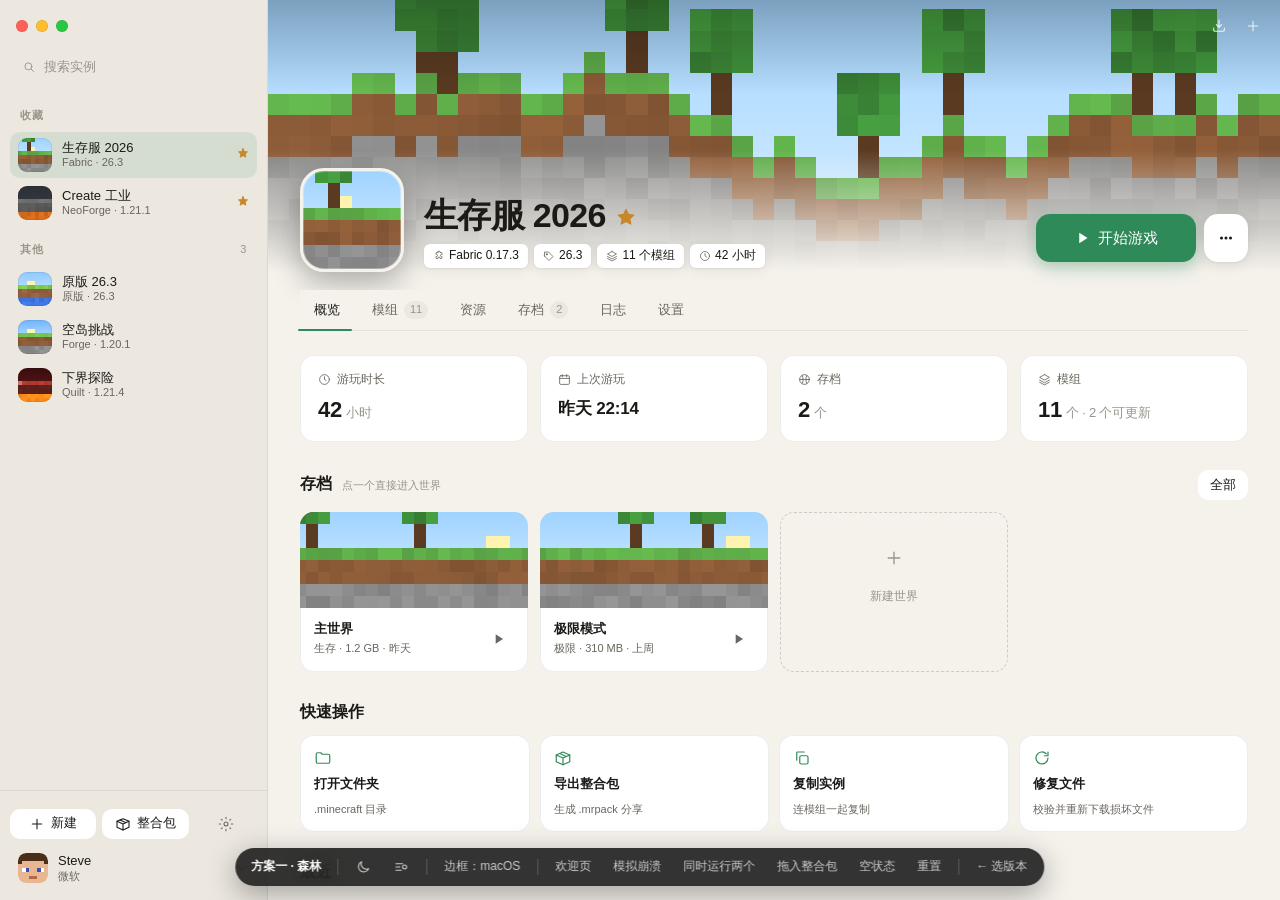
<file: bark/preview/v1-forest.html>
<!doctype html>
<html lang="zh-Hans">
<head>
<meta charset="utf-8">
<meta name="viewport" content="width=device-width, initial-scale=1">
<title>Yumu · 方案一 森林</title>
<link rel="stylesheet" href="shared.css?v=3">
<style>
:root {
  --font: -apple-system, BlinkMacSystemFont, "SF Pro Text", "Segoe UI Variable Text", "Segoe UI", "PingFang SC", "Hiragino Sans GB", "Microsoft YaHei UI", "Noto Sans CJK SC", sans-serif;
  --type-body: 13px;
  --radius-sm: 8px; --radius-md: 10px; --radius-lg: 14px; --radius-xl: 20px;
  --bg-canvas: #F5F2EC; --bg-sidebar: #ECE8E0; --surface-default: #FFFFFF; --surface-elevated: #FFFFFF; --surface-sunken: #ECE8E1;
  --surface-hover: rgba(0,0,0,.045); --surface-pressed: rgba(0,0,0,.08);
  --border-subtle: rgba(0,0,0,.07); --border-strong: rgba(0,0,0,.16);
  --text-primary: #1B1A17; --text-secondary: #6A665E; --text-tertiary: #9A958B;
  --success: #2F8A5A; --warning: #C6882A; --danger: #C9453B;
  --elev-raised: 0 1px 2px rgba(0,0,0,.05), 0 4px 14px rgba(0,0,0,.06);
  --elev-overlay: 0 2px 6px rgba(0,0,0,.08), 0 18px 50px rgba(0,0,0,.18);
  --primary-shadow: 0 6px 18px color-mix(in srgb, var(--accent) 35%, transparent);
}
[data-theme="dark"] {
  --bg-canvas: #1A1917; --bg-sidebar: #141311; --surface-default: #232220; --surface-elevated: #2B2A27; --surface-sunken: #141311;
  --surface-hover: rgba(255,255,255,.05); --surface-pressed: rgba(255,255,255,.09);
  --border-subtle: rgba(255,255,255,.08); --border-strong: rgba(255,255,255,.16);
  --text-primary: #F1EFEA; --text-secondary: #A3A098; --text-tertiary: #6C6963;
  --success: #4FB57D; --warning: #E0A94A; --danger: #E26B61;
  --elev-raised: 0 1px 2px rgba(0,0,0,.4), 0 4px 14px rgba(0,0,0,.35);
  --elev-overlay: 0 2px 6px rgba(0,0,0,.5), 0 18px 50px rgba(0,0,0,.6);
}
[data-density="compact"] { --type-body: 12px; }

.app { position: fixed; inset: 0; display: grid; grid-template-columns: 268px 1fr; background: var(--bg-canvas); overflow: hidden; }
.app[data-frame="win"] { font-family: "Segoe UI Variable Text", "Segoe UI", var(--font); }
.app[data-frame="linux"] { font-family: Cantarell, Inter, var(--font); }

/* 侧栏 */
.sidebar { background: var(--bg-sidebar); display: flex; flex-direction: column; min-height: 0; border-right: 1px solid var(--border-subtle); }
.sb-top { height: 52px; display: flex; align-items: center; padding: 0 16px; gap: 8px; -webkit-app-region: drag; }
.lights { display: flex; gap: 8px; }
.lights i { width: 12px; height: 12px; border-radius: 50%; background: #ff5f57; box-shadow: inset 0 0 0 .5px rgba(0,0,0,.15); }
.lights i:nth-child(2) { background: #febc2e; } .lights i:nth-child(3) { background: #28c840; }
.app:not([data-frame="mac"]) .lights { display: none; }
.sb-brand { display: none; align-items: center; gap: 8px; font-weight: 600; }
.sb-brand i { width: 20px; height: 20px; border-radius: 6px; background: var(--accent); color: #fff; display: grid; place-items: center; }
.app:not([data-frame="mac"]) .sb-brand { display: flex; }
.sb-search { padding: 0 12px 8px; }
.sb-list { flex: 1; overflow: auto; padding: 4px 10px 10px; display: flex; flex-direction: column; gap: 2px; }
.sb-head { font-size: 11px; font-weight: 600; color: var(--text-tertiary); letter-spacing: .05em; padding: 14px 10px 6px; display: flex; align-items: center; gap: 6px; }
.sb-head .count { margin-left: auto; font-weight: 500; }
.sb-row { display: flex; align-items: center; gap: 10px; height: 46px; padding: 0 8px; border-radius: var(--radius-md); cursor: default; user-select: none; position: relative; transition: background var(--motion-quick); }
.sb-row:hover { background: var(--surface-hover); }
.sb-row.on { background: var(--accent-tint); }
.sb-row .thumb { width: 34px; height: 34px; border-radius: 9px; background-size: cover; background-position: center; flex: none; box-shadow: inset 0 0 0 1px rgba(0,0,0,.08); }
[data-density="compact"] .sb-row { height: 38px; } [data-density="compact"] .sb-row .thumb { width: 26px; height: 26px; border-radius: 7px; }
.sb-row .texts { flex: 1; min-width: 0; line-height: 1.25; }
.sb-row .texts span { display: block; white-space: nowrap; overflow: hidden; text-overflow: ellipsis; font-weight: 500; }
.sb-row .texts small { color: var(--text-secondary); font-size: 11px; display: block; white-space: nowrap; overflow: hidden; text-overflow: ellipsis; }
.sb-row.running small { color: var(--success); font-variant-numeric: tabular-nums; }
.sb-row .stop { opacity: 0; transition: opacity var(--motion-quick); }
.sb-row:hover .stop { opacity: 1; }
.sb-row:hover .dot { display: none; }
.sb-row .stop:hover { color: var(--danger); }
.sb-bottom { padding: 10px; display: flex; flex-direction: column; gap: 8px; border-top: 1px solid var(--border-subtle); }
.sb-actions { display: flex; gap: 6px; }
.sb-actions .btn { flex: 1; }
.account-bar { display: flex; align-items: center; gap: 10px; padding: 6px 8px; border-radius: var(--radius-md); cursor: pointer; transition: background var(--motion-quick); position: relative; }
.account-bar:hover { background: var(--surface-hover); }
.account-bar .avatar { width: 30px; height: 30px; border-radius: 8px; overflow: hidden; flex: none; }
.account-bar .texts { flex: 1; min-width: 0; line-height: 1.2; }
.account-bar .texts small { color: var(--text-secondary); font-size: 11px; }
.import-status { margin: 0 0 4px; padding: 10px 12px; background: var(--surface-default); border-radius: var(--radius-md); display: grid; gap: 6px; font-size: 11px; color: var(--text-secondary); box-shadow: var(--elev-raised); }

/* 主区 */
.main { position: relative; min-width: 0; min-height: 0; display: flex; flex-direction: column; overflow: hidden; }
.main-toolbar { position: absolute; top: 0; right: 0; left: 0; height: 52px; display: flex; align-items: center; justify-content: flex-end; padding: 0 12px; gap: 4px; z-index: 5; -webkit-app-region: drag; }
.main-toolbar .btn { -webkit-app-region: no-drag; }
.main-toolbar.over { color: #fff; }
.main-toolbar.over .btn.icon { color: rgba(255,255,255,.85); }
.main-toolbar.over .btn.icon:hover { color: #fff; background: rgba(255,255,255,.14); }
.running-pill { display: inline-flex; align-items: center; gap: 6px; height: 26px; padding: 0 10px 0 8px; border-radius: 999px; background: var(--surface-elevated); box-shadow: var(--elev-raised); font-size: 12px; font-weight: 500; margin-right: 8px; cursor: pointer; }
.main-toolbar.over .running-pill { background: rgba(0,0,0,.35); color: #fff; backdrop-filter: blur(10px); box-shadow: none; }
.wincontrols { display: none; gap: 2px; margin-left: 8px; }
.wincontrols i { width: 40px; height: 30px; display: grid; place-items: center; color: inherit; border-radius: 4px; font-size: 11px; }
.wincontrols i:last-child:hover { background: #c42b1c; color: #fff; }
.app[data-frame="win"] .wincontrols { display: flex; }
.gnome { display: none; margin-left: 8px; }
.gnome i { width: 24px; height: 24px; border-radius: 50%; background: rgba(128,128,128,.25); display: grid; place-items: center; font-size: 11px; }
.app[data-frame="linux"] .gnome { display: flex; }
.scroll { flex: 1; overflow: auto; min-height: 0; position: relative; }

/* 实例页：封面头 */
.hero { position: relative; height: 272px; background-size: cover; background-position: center; image-rendering: pixelated; }
.hero::after { content: ""; position: absolute; inset: 0; background: linear-gradient(180deg, rgba(0,0,0,.25) 0%, rgba(0,0,0,0) 35%, color-mix(in srgb, var(--bg-canvas) 0%, transparent) 55%, var(--bg-canvas) 100%); }
.hero-inner { position: absolute; left: 32px; right: 32px; bottom: 0; display: flex; align-items: flex-end; gap: 20px; z-index: 1; }
.hero .art { width: 104px; height: 104px; border-radius: 24px; background-size: cover; background-position: center; image-rendering: pixelated; box-shadow: 0 10px 30px rgba(0,0,0,.3), inset 0 0 0 1px rgba(255,255,255,.3); border: 3px solid var(--bg-canvas); flex: none; }
.hero .texts { flex: 1; min-width: 0; padding-bottom: 4px; }
.hero .name { font-size: 34px; font-weight: 700; letter-spacing: -0.02em; line-height: 1.1; display: flex; align-items: center; gap: 10px; }
.hero .name .fav { color: var(--warning); cursor: pointer; }
.hero .chips { display: flex; gap: 6px; margin-top: 10px; flex-wrap: wrap; align-items: center; }
.hero .chips .tag { height: 24px; padding: 0 9px; font-size: 12px; background: var(--surface-elevated); box-shadow: var(--elev-raised); color: var(--text-primary); }
.hero .chips .tag svg { color: var(--text-secondary); }
.hero .actions { display: flex; align-items: center; gap: 8px; padding-bottom: 10px; }
.hero .actions .btn.icon { height: 48px; width: 44px; background: var(--surface-elevated); box-shadow: var(--elev-raised); border-radius: var(--radius-lg); color: var(--text-primary); }
.page { padding: 0 32px 48px; }
.page .tabs { position: sticky; top: 0; background: var(--bg-canvas); z-index: 3; margin-top: 18px; }
.tabbody { padding-top: 24px; position: relative; }

/* 概览 */
.stats { display: grid; grid-template-columns: repeat(4, 1fr); gap: 12px; }
.stat { background: var(--surface-default); border-radius: var(--radius-lg); padding: 16px 18px; display: flex; flex-direction: column; gap: 6px; box-shadow: inset 0 0 0 1px var(--border-subtle); }
.stat small { color: var(--text-secondary); display: flex; align-items: center; gap: 6px; font-size: 12px; }
.stat b { font-size: 22px; font-weight: 600; letter-spacing: -0.01em; font-variant-numeric: tabular-nums; }
.stat b em { font-style: normal; font-size: 13px; color: var(--text-tertiary); font-weight: 500; margin-left: 4px; }
.section { margin-top: 28px; }
.section-head { display: flex; align-items: baseline; gap: 10px; margin-bottom: 12px; }
.section-head h3 { margin: 0; font-size: 16px; font-weight: 600; }
.section-head small { color: var(--text-tertiary); }
.section-head .btn { margin-left: auto; }
.worlds { display: grid; grid-template-columns: repeat(auto-fill, minmax(220px, 1fr)); gap: 12px; }
.world { background: var(--surface-default); border-radius: var(--radius-lg); overflow: hidden; box-shadow: inset 0 0 0 1px var(--border-subtle); transition: transform var(--motion-quick), box-shadow var(--motion-quick); cursor: pointer; }
.world:hover { transform: translateY(-2px); box-shadow: var(--elev-raised), inset 0 0 0 1px var(--border-subtle); }
.world .cover { height: 96px; background-size: cover; background-position: center; image-rendering: pixelated; }
.world .body { padding: 12px 14px; display: flex; align-items: center; gap: 10px; }
.world .body b { display: block; font-weight: 600; }
.world .body small { color: var(--text-secondary); font-size: 11px; }
.world .body .btn { margin-left: auto; }
.world.add { display: grid; place-items: center; min-height: 160px; color: var(--text-tertiary); border: 1.5px dashed var(--border-strong); background: transparent; box-shadow: none; }
.quick { display: grid; grid-template-columns: repeat(4, 1fr); gap: 10px; }
.quick button { appearance: none; border: 0; background: var(--surface-default); box-shadow: inset 0 0 0 1px var(--border-subtle); border-radius: var(--radius-lg); padding: 14px; display: flex; flex-direction: column; align-items: flex-start; gap: 8px; cursor: pointer; color: var(--text-primary); transition: background var(--motion-quick), transform var(--motion-quick); text-align: left; }
.quick button:hover { background: var(--surface-elevated); transform: translateY(-1px); box-shadow: var(--elev-raised); }
.quick button svg { color: var(--accent); }
.quick button small { color: var(--text-secondary); font-size: 11px; }
.notice { display: flex; align-items: center; gap: 14px; padding: 14px 16px; border-radius: var(--radius-lg); background: var(--danger-tint); color: var(--text-primary); margin-bottom: 18px; }
.notice svg { color: var(--danger); flex: none; }
.notice .texts { flex: 1; } .notice b { display: block; } .notice small { color: var(--text-secondary); }
.activity { display: flex; flex-direction: column; }
.activity .item { display: flex; gap: 12px; padding: 10px 0; border-top: 1px solid var(--border-subtle); align-items: center; }
.activity .item:first-child { border: 0; }
.activity .item svg { color: var(--text-tertiary); } .activity .item small { margin-left: auto; color: var(--text-tertiary); }

/* 模组 */
.modbar { display: flex; gap: 8px; align-items: center; margin-bottom: 12px; }
.modbar .field { flex: 1; max-width: 320px; }
.modlist { display: flex; flex-direction: column; gap: 4px; }
.mrow { display: flex; align-items: center; gap: 12px; height: 46px; padding: 0 12px; border-radius: var(--radius-md); background: var(--surface-default); box-shadow: inset 0 0 0 1px var(--border-subtle); }
.mrow .mi { width: 28px; height: 28px; border-radius: 7px; background: var(--accent-tint); color: var(--accent); display: grid; place-items: center; flex: none; }
.mrow .texts { flex: 1; min-width: 0; line-height: 1.25; } .mrow .texts b { font-weight: 500; display: block; } .mrow .texts small { color: var(--text-secondary); font-size: 11px; }
.mrow .tag { margin-right: 4px; }
.mrow .btn.icon { opacity: 0; } .mrow:hover .btn.icon { opacity: 1; }
.twocol { display: grid; grid-template-columns: 1fr 1fr; gap: 18px; }
.group { background: var(--surface-default); border-radius: var(--radius-lg); box-shadow: inset 0 0 0 1px var(--border-subtle); overflow: hidden; }
.group .ghead { display: flex; align-items: center; gap: 8px; padding: 12px 16px; border-bottom: 1px solid var(--border-subtle); font-weight: 600; }
.group .ghead .btn { margin-left: auto; }
.group .gempty { padding: 28px; text-align: center; color: var(--text-tertiary); }
.group .mrow { box-shadow: none; border-radius: 0; border-bottom: 1px solid var(--border-subtle); }

/* 日志 */
.console { background: #141311; color: #d7d3cb; border-radius: var(--radius-lg); padding: 16px 18px; font: 12px/1.7 ui-monospace, "SF Mono", Menlo, Consolas, monospace; max-height: 420px; overflow: auto; white-space: pre; }
.console .i { color: #8fa9c6; } .console .w { color: #e0a94a; } .console .e { color: #e26b61; }
.logbar { display: flex; gap: 8px; align-items: center; margin-bottom: 12px; }

/* 整合包页 */
.packs-head { padding: 52px 32px 0; }
.packs-head h1 { margin: 0 0 4px; font-size: 30px; font-weight: 700; letter-spacing: -0.02em; }
.packs-head p { margin: 0 0 18px; color: var(--text-secondary); }
.chips { display: flex; gap: 6px; flex-wrap: wrap; }
.chip { height: 28px; padding: 0 12px; border-radius: 999px; background: var(--surface-default); box-shadow: inset 0 0 0 1px var(--border-subtle); color: var(--text-secondary); font-weight: 500; display: inline-flex; align-items: center; gap: 6px; cursor: pointer; border: 0; transition: all var(--motion-quick); }
.chip.on, .chip:hover { background: var(--accent-tint); color: var(--accent); box-shadow: none; }
.packgrid { display: grid; grid-template-columns: repeat(auto-fill, minmax(300px, 1fr)); gap: 14px; padding: 20px 32px 48px; }
.pack { background: var(--surface-default); border-radius: var(--radius-lg); overflow: hidden; box-shadow: inset 0 0 0 1px var(--border-subtle); transition: transform var(--motion-quick), box-shadow var(--motion-quick); }
.pack:hover { transform: translateY(-2px); box-shadow: var(--elev-raised), inset 0 0 0 1px var(--border-subtle); }
.pack .cover { height: 120px; background-size: cover; background-position: center; image-rendering: pixelated; position: relative; }
.pack .cover .tags { position: absolute; left: 10px; bottom: 10px; display: flex; gap: 4px; }
.pack .cover .tag { background: rgba(0,0,0,.45); color: #fff; backdrop-filter: blur(6px); }
.pack .body { padding: 14px 16px 16px; }
.pack .body b { font-size: 15px; display: block; }
.pack .body small { color: var(--text-secondary); display: block; margin-top: 2px; }
.pack .body p { margin: 8px 0 12px; color: var(--text-secondary); font-size: 12px; min-height: 34px; }
.pack .body .row { display: flex; align-items: center; gap: 6px; }
.pack .body .row .btn { margin-left: auto; }

/* 设置页 */
.settings { display: grid; grid-template-columns: 200px 1fr; height: 100%; }
.settings nav { padding: 60px 12px 16px; border-right: 1px solid var(--border-subtle); display: flex; flex-direction: column; gap: 2px; }
.settings nav h2 { margin: 0 10px 14px; font-size: 22px; font-weight: 700; letter-spacing: -0.02em; }
.settings nav button { appearance: none; border: 0; background: transparent; display: flex; align-items: center; gap: 10px; height: 34px; padding: 0 10px; border-radius: var(--radius-md); color: var(--text-secondary); cursor: pointer; font-weight: 500; transition: background var(--motion-quick), color var(--motion-quick); text-align: left; }
.settings nav button svg { color: var(--text-tertiary); }
.settings nav button:hover { background: var(--surface-hover); color: var(--text-primary); }
.settings nav button.on { background: var(--accent-tint); color: var(--accent); } .settings nav button.on svg { color: var(--accent); }
.settings .content { padding: 60px 40px 48px; overflow: auto; }
.settings .content h2 { margin: 0 0 18px; font-size: 22px; font-weight: 700; letter-spacing: -0.02em; }

/* 欢迎页与空状态 */
.welcome { min-height: 100%; display: flex; flex-direction: column; align-items: center; justify-content: center; padding: 60px 32px; text-align: center; gap: 28px; position: relative; overflow: hidden; }
.welcome .collage { display: flex; gap: 10px; }
.welcome .collage i { width: 120px; height: 76px; border-radius: 14px; background-size: cover; image-rendering: pixelated; box-shadow: var(--elev-raised); transform: rotate(var(--r)); display: block; animation: rowIn var(--motion-emphasized) both; }
.welcome h1 { margin: 0; font-size: 34px; font-weight: 700; letter-spacing: -0.02em; }
.welcome p { margin: 0; color: var(--text-secondary); max-width: 440px; font-size: 15px; }
.steps { display: grid; grid-template-columns: repeat(3, 220px); gap: 12px; }
.step { background: var(--surface-default); border-radius: var(--radius-lg); padding: 18px; text-align: left; box-shadow: inset 0 0 0 1px var(--border-subtle); display: flex; flex-direction: column; gap: 8px; }
.step .n { width: 26px; height: 26px; border-radius: 8px; background: var(--accent-tint); color: var(--accent); display: grid; place-items: center; font-weight: 600; font-size: 12px; }
.step b { font-size: 14px; } .step small { color: var(--text-secondary); }
.step.done .n { background: var(--success); color: #fff; }
.empty { min-height: 100%; display: flex; flex-direction: column; align-items: center; justify-content: center; text-align: center; gap: 14px; padding: 40px; }
.empty .art { width: 96px; height: 96px; border-radius: 24px; background: var(--surface-sunken); display: grid; place-items: center; color: var(--text-tertiary); }
.empty h2 { margin: 0; font-size: 22px; font-weight: 700; } .empty p { margin: 0; color: var(--text-secondary); max-width: 380px; }
.empty .hint { color: var(--text-tertiary); font-size: 12px; }

/* 账号弹层 */
.popover { position: absolute; left: 10px; bottom: 60px; z-index: 60; width: 248px; background: var(--surface-elevated); border-radius: var(--radius-lg); box-shadow: var(--elev-overlay), inset 0 0 0 1px var(--border-subtle); padding: 6px; transform-origin: bottom left; animation: menuIn var(--motion-standard) both; }
.popover .prow { display: flex; align-items: center; gap: 10px; padding: 8px; border-radius: var(--radius-md); cursor: pointer; }
.popover .prow:hover { background: var(--surface-hover); }
.popover .prow .avatar { width: 32px; height: 32px; border-radius: 8px; overflow: hidden; }
.popover .prow .texts { flex: 1; line-height: 1.2; } .popover .prow small { color: var(--text-secondary); font-size: 11px; }
.popover hr { border: 0; border-top: 1px solid var(--border-subtle); margin: 4px 8px; }

/* 运行中弹层 */
.runpop { position: absolute; top: 48px; right: 12px; z-index: 60; width: 300px; background: var(--surface-elevated); border-radius: var(--radius-lg); box-shadow: var(--elev-overlay), inset 0 0 0 1px var(--border-subtle); padding: 6px; animation: menuIn var(--motion-standard) both; transform-origin: top right; }
.runpop .prow { display: flex; align-items: center; gap: 10px; padding: 8px; border-radius: var(--radius-md); }
.runpop .prow:hover { background: var(--surface-hover); }
.runpop .thumb { width: 32px; height: 32px; border-radius: 8px; background-size: cover; image-rendering: pixelated; }
.runpop .texts { flex: 1; line-height: 1.2; } .runpop .texts small { color: var(--success); font-size: 11px; font-variant-numeric: tabular-nums; }
.runpop .head { padding: 8px 10px 4px; font-size: 11px; font-weight: 600; color: var(--text-tertiary); letter-spacing: .05em; }
</style>
</head>
<body>
<div class="app" id="app" data-frame="mac">
  <aside class="sidebar">
    <div class="sb-top"><div class="lights"><i></i><i></i><i></i></div><div class="sb-brand"><i data-icon="cube" data-size="12"></i>Yumu</div></div>
    <div class="sb-search"><div class="field"><span data-icon="search"></span><input placeholder="搜索实例" id="sbSearch"></div></div>
    <div class="sb-list" id="sbList"></div>
    <div class="sb-bottom">
      <div id="importSlot"></div>
      <div class="sb-actions"><button class="btn" id="sbNew"><span data-icon="plus"></span>新建</button><button class="btn" id="sbPacks"><span data-icon="package"></span>整合包</button><button class="btn icon" id="sbSettings" title="设置"><span data-icon="gear"></span></button></div>
      <div class="account-bar" id="accountBar"></div>
    </div>
  </aside>
  <main class="main" id="main">
    <div class="main-toolbar" id="toolbar"></div>
    <div class="scroll" id="scroll"></div>
    <div id="overlays"></div>
  </main>
</div>
<script src="shared.js?v=3"></script>
<script>
const state = { selected: 'survival', tab: 'overview', activity: {}, running: {}, crash: null, importing: null, settingsSection: 'general', welcomeDone: true };
const instances = DATA.instances;
const current = () => instances.find(i => i.id === state.selected);
const main = $('#main'), overlays = $('#overlays'), scroll = $('#scroll'), toolbar = $('#toolbar');

/* ---------- 侧栏 ---------- */
function elapsed(id) { const s = Math.floor((Date.now() - state.running[id]) / 1000); const m = Math.floor(s / 60), h = Math.floor(m / 60); return h ? `${h} 小时 ${m % 60} 分` : `${m} 分 ${String(s % 60).padStart(2, '0')} 秒`; }
function sbRow(ins, extra = '') {
  const act = state.activity[ins.id], running = state.running[ins.id];
  const sub = running ? `运行中 · ${elapsed(ins.id)}` : act === 'preparing' ? '准备中…' : act === 'installing' ? '正在安装…' : `${ins.loader || '原版'} · ${ins.version}`;
  const right = running ? `<span class="dot success breathe"></span><button class="btn icon stop" title="结束游戏" data-stop="${ins.id}">${icon('stop', 14)}</button>` : act ? '<span class="spinner"></span>' : ins.favorite ? `<span style="color:var(--warning)">${icon('starFill', 12)}</span>` : '';
  return `<div class="sb-row ${ins.id === state.selected && location.hash.startsWith('#/instance') ? 'on' : ''} ${running ? 'running' : ''} ${extra}" data-id="${ins.id}">
    ${SETTINGS.sidebarCovers ? `<div class="thumb" style="background-image:${cover(ins.id, ins.biome, 8, 8)}"></div>` : `<span style="color:var(--accent)">${icon(ins.loader ? 'puzzle' : 'cube')}</span>`}
    <div class="texts"><span>${ins.name}</span><small>${sub}</small></div>${right}</div>`;
}
function renderSidebar(opts = {}) {
  const q = ($('#sbSearch').value || '').trim();
  const list = instances.filter(i => !q || i.name.includes(q));
  const running = list.filter(i => state.running[i.id]);
  const fav = list.filter(i => i.favorite && !state.running[i.id]);
  const rest = list.filter(i => !i.favorite && !state.running[i.id]);
  let html = '';
  if (running.length) html += `<div class="sb-head"><span class="dot success breathe"></span>正在运行<span class="count">${running.length}</span></div>` + running.map(i => sbRow(i)).join('');
  if (fav.length) html += `<div class="sb-head">收藏</div>` + fav.map(i => sbRow(i)).join('');
  if (rest.length) html += `<div class="sb-head">${fav.length || running.length ? '其他' : '全部'}<span class="count">${rest.length}</span></div>` + rest.map((i, n) => sbRow(i, opts.initial ? 'enter' : '')).join('');
  if (!list.length) html += `<div style="padding:24px 12px;color:var(--text-tertiary);text-align:center">${q ? '没有匹配的实例' : '还没有实例'}</div>`;
  $('#sbList').innerHTML = html;
  $$('.sb-row', $('#sbList')).forEach((r, n) => {
    if (opts.initial) r.style.animationDelay = Math.min(n, 6) * 20 + 'ms';
    r.onclick = e => { if (e.target.closest('[data-stop]')) return; go('/instance/' + r.dataset.id); };
    r.oncontextmenu = e => { e.preventDefault(); contextMenu(e, instances.find(i => i.id === r.dataset.id)); };
  });
  $$('[data-stop]', $('#sbList')).forEach(b => b.onclick = () => stop(b.dataset.stop));
  if (opts.enter) { const r = $(`.sb-row[data-id="${opts.enter}"]`); r && r.classList.add('enter', 'pop'); }
  const acc = DATA.accounts.find(a => a.active);
  $('#accountBar').innerHTML = `<div class="avatar">${face(acc.id, 30)}</div><div class="texts"><div>${acc.name}</div><small>${acc.kind}</small></div><span data-icon="chevronDown" style="color:var(--text-tertiary)"></span>`;
  hydrateIcons($('#accountBar'));
}
$('#sbSearch').oninput = () => renderSidebar();
setInterval(() => { if (Object.keys(state.running).length) { $$('.sb-row.running', $('#sbList')).forEach(r => { r.querySelector('small').textContent = `运行中 · ${elapsed(r.dataset.id)}`; }); $$('.runpop .texts small').forEach(s => s.textContent = `运行中 · ${elapsed(s.dataset.id)}`); } }, 1000);

/* ---------- 工具栏 ---------- */
function renderToolbar(over) {
  const n = Object.keys(state.running).length;
  toolbar.className = 'main-toolbar' + (over ? ' over' : '');
  toolbar.innerHTML = `${n ? `<button class="running-pill" id="runPill"><span class="dot success breathe"></span>${n} 个实例运行中</button>` : ''}
    <button class="btn icon" title="导入整合包" id="tbImport">${icon('import')}</button>
    <button class="btn icon" title="新建实例" id="tbNew">${icon('plus')}</button>
    <div class="wincontrols"><i>&#x2500;</i><i>&#x25A1;</i><i>&#x2715;</i></div><div class="gnome"><i>&#x2715;</i></div>`;
  $('#tbImport').onclick = simulateDrop; $('#tbNew').onclick = openNew;
  const pill = $('#runPill'); if (pill) pill.onclick = () => {
    if ($('.runpop', overlays)) { $('.runpop', overlays).remove(); return; }
    const p = el(`<div class="runpop"><div class="head">正在运行</div>${Object.keys(state.running).map(id => { const i = instances.find(x => x.id === id); return `<div class="prow"><div class="thumb" style="background-image:${cover(i.id, i.biome, 8, 8)}"></div><div class="texts"><div>${i.name}</div><small data-id="${id}">运行中 · ${elapsed(id)}</small></div><button class="btn quiet" data-go="${id}">查看</button><button class="btn icon" data-stop="${id}" title="结束游戏">${icon('stop', 14)}</button></div>`; }).join('')}</div>`);
    overlays.appendChild(p);
    $$('[data-go]', p).forEach(b => b.onclick = () => { p.remove(); go('/instance/' + b.dataset.go); });
    $$('[data-stop]', p).forEach(b => b.onclick = () => { p.remove(); stop(b.dataset.stop); });
    setTimeout(() => document.addEventListener('pointerdown', function h(e) { if (!p.contains(e.target) && e.target !== pill) { p.remove(); document.removeEventListener('pointerdown', h); } }), 0);
  };
}

/* ---------- 路由 ---------- */
let currentPage = null;
function mount(html, cls = '') {
  const old = scroll.firstElementChild;
  if (old) { old.classList.add('out'); setTimeout(() => old.remove(), 320); }
  const page = el(`<div class="pane ${cls}" style="min-height:100%">${html}</div>`);
  scroll.appendChild(page); scroll.scrollTop = 0; hydrateIcons(page); bindSwitches(page);
  return page;
}

/* ---------- 实例页 ---------- */
const TABS = [['overview', '概览'], ['mods', '模组'], ['resources', '资源'], ['worlds', '存档'], ['logs', '日志'], ['settings', '设置']];
function renderInstance() {
  const ins = current(); renderToolbar(true);
  const page = mount(`
    <div class="hero" style="background-image:${cover(ins.id, ins.biome, 48, 16)}">
      <div class="hero-inner">
        <div class="art" style="background-image:${cover(ins.id, ins.biome, 8, 8)}"></div>
        <div class="texts">
          <div class="name">${ins.name}<span class="fav" data-fav title="${ins.favorite ? '取消收藏' : '收藏'}">${icon(ins.favorite ? 'starFill' : 'star', 20)}</span></div>
          <div class="chips">
            <span class="tag">${icon(ins.loader ? 'puzzle' : 'cube', 12)}${ins.loader ? `${ins.loader} ${ins.loaderVersion}` : '原版'}</span>
            <span class="tag">${icon('tag', 12)}${ins.version}</span>
            ${ins.mods.length ? `<span class="tag">${icon('layers', 12)}${ins.mods.length} 个模组</span>` : ''}
            <span class="tag">${icon('clock', 12)}${ins.playtime}</span>
            <span id="heroStatus"></span>
          </div>
        </div>
        <div class="actions"><span id="heroAction"></span><button class="btn icon" id="heroMore" title="更多">${icon('more', 18)}</button></div>
      </div>
    </div>
    <div class="page">
      <div class="tabs" id="tabs">${TABS.map(([id, n]) => `<button aria-selected="${state.tab === id}" data-tab="${id}">${n}${id === 'mods' && ins.mods.length ? `<span class="count">${ins.mods.length}</span>` : ''}${id === 'worlds' && ins.worlds.length ? `<span class="count">${ins.worlds.length}</span>` : ''}</button>`).join('')}<div class="thumb"></div></div>
      <div class="tabbody" id="tabbody"></div>
    </div>`);
  segmented($('#tabs', page), b => { state.tab = b.dataset.tab; history.replaceState(null, '', `#/instance/${ins.id}/${state.tab}`); renderTab(page, true); });
  renderTab(page, false); renderHeroStatus(page);
  $('[data-fav]', page).onclick = () => { ins.favorite = !ins.favorite; renderInstance(); };
  $('#heroMore', page).onclick = e => { const r = e.currentTarget.getBoundingClientRect(); menu(main, r.right - 200, r.bottom + 6, moreItems(ins)); };
}
function renderHeroStatus(page) {
  const ins = current(); const act = state.activity[ins.id], running = state.running[ins.id];
  const st = $('#heroStatus', page), ac = $('#heroAction', page); if (!st) return;
  st.innerHTML = running ? `<span class="tag success"><span class="dot success breathe"></span>运行中 · ${elapsed(ins.id)}</span>` : act === 'installing' ? `<span class="tag"><span class="spinner" style="width:10px;height:10px"></span><span id="instNum">正在安装…</span></span>` : act === 'preparing' ? `<span class="tag"><span class="spinner" style="width:10px;height:10px"></span>准备中…</span>` : state.crash === ins.id ? `<span class="tag danger">${icon('warning', 12)}上次运行崩溃</span>` : '';
  ac.innerHTML = running ? `<button class="btn xl stopping" id="playBtn">${icon('stop', 18)}结束游戏</button>` : `<button class="btn primary xl" id="playBtn" ${act ? 'disabled' : ''}>${icon('play', 18)}开始游戏</button>`;
  $('#playBtn', page).onclick = () => running ? stop(ins.id) : play(ins.id);
}
function renderTab(page, animate) {
  const ins = current(); const body = $('#tabbody', page); const old = body.firstElementChild;
  if (old) { if (animate) { old.classList.add('out'); setTimeout(() => old.remove(), 320); } else old.remove(); }
  const t = state.tab; let html = '';
  if (t === 'overview') html = `
    ${state.crash === ins.id ? `<div class="notice">${icon('warning', 22)}<div class="texts"><b>上次运行因内存不足退出</b><small>游戏在加载区块时耗尽了 2 GB 内存。把内存调到 4 GB 通常能解决。</small></div><button class="btn primary">把内存调到 4 GB</button><button class="btn" data-tab-go="logs">查看日志</button></div>` : ''}
    <div class="stats">
      <div class="stat"><small>${icon('clock', 13)}游玩时长</small><b>${ins.hours}<em>小时</em></b></div>
      <div class="stat"><small>${icon('calendar', 13)}上次游玩</small><b style="font-size:17px;padding:3px 0">${ins.lastPlayed}</b></div>
      <div class="stat"><small>${icon('world', 13)}存档</small><b>${ins.worlds.length}<em>个</em></b></div>
      <div class="stat"><small>${icon('layers', 13)}模组</small><b>${ins.mods.length}<em>个${ins.mods.length ? ' · 2 个可更新' : ''}</em></b></div>
    </div>
    <div class="section"><div class="section-head"><h3>存档</h3><small>${ins.worlds.length ? '点一个直接进入世界' : ''}</small><button class="btn" data-tab-go="worlds">全部</button></div>
      <div class="worlds">${ins.worlds.slice(0, 3).map(w => worldCard(ins, w)).join('')}<div class="world add">${icon('plus', 20)}<span style="margin-top:-80px;font-size:12px">新建世界</span></div></div></div>
    <div class="section"><div class="section-head"><h3>快速操作</h3></div>
      <div class="quick">
        <button>${icon('folder', 18)}<b>打开文件夹</b><small>.minecraft 目录</small></button>
        <button>${icon('package', 18)}<b>导出整合包</b><small>生成 .mrpack 分享</small></button>
        <button>${icon('copy', 18)}<b>复制实例</b><small>连模组一起复制</small></button>
        <button>${icon('refresh', 18)}<b>修复文件</b><small>校验并重新下载损坏文件</small></button>
      </div></div>
    <div class="section"><div class="section-head"><h3>最近</h3></div>
      <div class="activity">
        <div class="item">${icon('play')}<span>游玩了 2 小时 14 分</span><small>${ins.lastPlayed}</small></div>
        <div class="item">${icon('download')}<span>更新了 Sodium 到 0.6.13</span><small>上周</small></div>
        <div class="item">${icon('world')}<span>创建了世界「${ins.worlds[0]?.name || '新的世界'}」</span><small>两周前</small></div>
      </div></div>`;
  else if (t === 'mods') html = !ins.loader ? `<div class="group"><div class="gempty" style="display:flex;flex-direction:column;align-items:center;gap:12px"><span>这是原版实例，没有模组加载器。</span><button class="btn primary" id="toFabric">新建一个 Fabric 实例</button></div></div>` : `
    <div class="modbar"><div class="field">${icon('search')}<input placeholder="筛选已安装的模组"></div><div class="segmented"><div class="thumb"></div><button aria-selected="true">全部</button><button>已启用</button><button>可更新 <span class="count" style="font-size:10px;background:var(--accent-tint);color:var(--accent);padding:0 5px;border-radius:8px">2</span></button></div><span style="flex:1"></span><button class="btn">${icon('refresh')}全部更新</button><button class="btn primary">${icon('plus')}添加模组</button></div>
    <div class="modlist">${ins.mods.map((m, i) => `<div class="mrow"><div class="mi">${icon('puzzle', 14)}</div><div class="texts"><b>${m}</b><small>${['0.6.13', '0.14.9', '7.0.2', '5.21.0', '1.7.4', '2.8.0'][i % 6]} · ${ins.loader} ${ins.version}${i === 0 ? ' · 必需：Fabric API' : ''}</small></div>${i < 2 ? '<span class="tag accent">有更新</span>' : ''}<button class="btn icon" title="更多">${icon('more')}</button><button class="switch" aria-checked="${i !== 4}"></button></div>`).join('')}</div>
    <div class="section"><div class="section-head"><h3>从 Modrinth 添加</h3><small>必需的依赖会自动一起装</small></div>
      <div class="field large" style="margin-bottom:10px">${icon('search')}<input placeholder="搜索模组…" value="minimap"></div>
      <div class="modlist">${['Xaero 小地图', 'JourneyMap', 'Antique Atlas'].map((m, i) => `<div class="mrow"><div class="mi" style="background:var(--surface-sunken);color:var(--text-secondary)">${icon('puzzle', 14)}</div><div class="texts"><b>${m}</b><small>${['3,100 万', '2,500 万', '240 万'][i]} 次下载 · ${ins.loader} ${ins.version} 可用</small></div>${ins.mods.includes(m) ? '<span class="tag accent">已安装</span>' : '<button class="btn">安装</button>'}</div>`).join('')}</div></div>`;
  else if (t === 'resources') html = `<div class="twocol">
    <div class="group"><div class="ghead">${icon('sparkle')}光影包<button class="btn">添加…</button></div>${ins.shaders.length ? ins.shaders.map(s => `<div class="mrow"><div class="mi">${icon('sparkle', 14)}</div><div class="texts"><b>${s}</b><small>r5.4 · 正在使用</small></div><button class="switch" aria-checked="true"></button></div>`).join('') : '<div class="gempty">还没有光影包。需要 Iris 或 OptiFine。</div>'}</div>
    <div class="group"><div class="ghead">${icon('image')}资源包<button class="btn">添加…</button></div>${ins.packs.length ? ins.packs.map(s => `<div class="mrow"><div class="mi">${icon('image', 14)}</div><div class="texts"><b>${s}</b><small>1.21 · 排在最上</small></div><button class="switch" aria-checked="true"></button></div>`).join('') : '<div class="gempty">还没有资源包。</div>'}</div></div>
    <div class="section"><div class="section-head"><h3>从 Modrinth 添加</h3></div><div class="field large">${icon('search')}<input placeholder="搜索光影包或资源包…"></div></div>`;
  else if (t === 'worlds') html = `<div class="modbar"><span style="color:var(--text-secondary)">${ins.worlds.length} 个世界 · 共 ${ins.worlds.length ? '1.5 GB' : '0 MB'}</span><span style="flex:1"></span><button class="btn">${icon('import')}导入世界</button><button class="btn">${icon('shield')}备份全部</button></div>
    <div class="worlds">${ins.worlds.map(w => worldCard(ins, w)).join('')}<div class="world add">${icon('plus', 20)}<span style="margin-top:-80px;font-size:12px">新建世界</span></div></div>`;
  else if (t === 'logs') html = `<div class="logbar"><div class="field select" style="width:220px"><select><option>最近一次运行 · ${ins.lastPlayed}</option><option>上一次</option><option>崩溃报告 2026-10-06</option></select></div><div class="field" style="flex:1;max-width:260px">${icon('search')}<input placeholder="搜索日志"></div><span style="flex:1"></span><button class="btn">${icon('copy')}复制</button><button class="btn">${icon('folder')}日志目录</button></div>
    ${state.crash === ins.id ? `<div class="notice">${icon('warning', 22)}<div class="texts"><b>崩溃报告：内存不足（OutOfMemoryError）</b><small>Yumu 识别到这是内存问题，和模组冲突无关。</small></div><button class="btn primary">把内存调到 4 GB</button></div>` : ''}
    <div class="console"><span class="i">[22:14:03] [main/INFO]</span> Loading Minecraft ${ins.version} with ${ins.loader || 'Vanilla'} ${ins.loaderVersion}
<span class="i">[22:14:03] [main/INFO]</span> Loading ${ins.mods.length + 3} mods:
${ins.mods.slice(0, 5).map(m => `    - ${m.toLowerCase().replace(/[^a-z]/g, '')} 0.6.13`).join('\n')}
<span class="i">[22:14:05] [Render thread/INFO]</span> Backend library: LWJGL version 3.3.4
<span class="i">[22:14:05] [Render thread/INFO]</span> OpenGL 4.1 Metal - 89.4 · Apple M3 Pro
<span class="w">[22:14:06] [Render thread/WARN]</span> Shader "complementary" requires Iris 1.8; found 1.8.1
<span class="i">[22:14:09] [Render thread/INFO]</span> Sound engine started
<span class="i">[22:14:11] [Server thread/INFO]</span> Preparing level "${ins.worlds[0]?.name || 'world'}"
<span class="i">[22:14:14] [Server thread/INFO]</span> Preparing spawn area: 92%
${state.crash === ins.id ? `<span class="e">[22:31:40] [Server thread/ERROR]</span> java.lang.OutOfMemoryError: Java heap space
<span class="e">[22:31:40] [Server thread/ERROR]</span>     at net.minecraft.world.chunk.ChunkSection.read(ChunkSection.java:118)` : `<span class="i">[22:14:15] [Server thread/INFO]</span> Done (3.9s)! For help, type "help"`}</div>`;
  else if (t === 'settings') html = `
    <div class="sgroup"><h5>常规</h5>
      <div class="srow"><div class="stexts"><b>名称</b></div><div class="scontrol"><div class="field" style="width:240px"><input value="${ins.name}"></div></div></div>
      <div class="srow"><div class="stexts"><b>图标与封面</b><small>封面显示在页面顶部，可以用截图。</small></div><div class="scontrol"><div class="iconpick">${['forest', 'plains', 'cave', 'sky', 'nether', 'snow'].map(b => `<button class="${b === ins.biome ? 'on' : ''}" style="background-image:${cover(ins.id, b, 8, 8)}" data-biome="${b}"></button>`).join('')}<button class="custom" title="自定义图片…">${icon('image')}</button></div></div></div>
      <div class="srow"><div class="stexts"><b>收藏</b><small>收藏的实例在侧栏置顶。</small></div><div class="scontrol"><button class="switch" aria-checked="${ins.favorite}"></button></div></div>
    </div>
    <div class="sgroup"><h5>游戏</h5>
      <div class="srow"><div class="stexts"><b>窗口</b></div><div class="scontrol"><div class="field select" style="width:180px"><select><option>跟随上次</option><option>1920 × 1080</option><option>全屏</option></select></div></div></div>
      <div class="srow"><div class="stexts"><b>开始游戏后</b></div><div class="scontrol"><div class="field select" style="width:180px"><select><option>跟随全局设置</option><option>保持 Yumu 打开</option><option>隐藏 Yumu</option></select></div></div></div>
      <div class="srow"><div class="stexts"><b>直接进入世界</b><small>跳过主菜单，开始游戏时直接加载这个世界。</small></div><div class="scontrol"><div class="field select" style="width:180px"><select><option>不跳过</option>${ins.worlds.map(w => `<option>${w.name}</option>`).join('')}</select></div></div></div>
    </div>
    <div class="sgroup"><h5>Java 与内存</h5>
      <div class="srow"><div class="stexts"><b>内存</b><small>内存越大加载越快，但不要超过物理内存的一半。这台电脑有 36 GB。</small></div><div class="scontrol"><div class="field" style="width:100px"><input value="${state.crash === ins.id ? '2 GB' : '4 GB'}"></div></div></div>
      <div class="srow"><div class="stexts"><b>Java</b><small>自动会用 Mojang 为 ${ins.version} 指定的运行时。</small></div><div class="scontrol"><div class="field select" style="width:240px"><select>${DATA.javas.map((j, i) => `<option>${i === 0 ? '自动（' + j.name + '）' : j.name}</option>`).join('')}</select></div></div></div>
    </div>
    <div class="disclosure" data-open="false" style="margin-bottom:18px"><button type="button">${icon('chevron')}高级</button><div class="body-wrap"><div><div class="sgroup" style="margin-top:12px">
      <div class="srow"><div class="stexts"><b>加载器版本</b></div><div class="scontrol"><div class="field select" style="width:180px"><select><option>${ins.loaderVersion || '——'}（已固定）</option><option>最新</option></select></div></div></div>
      <div class="srow"><div class="stexts"><b>JVM 参数</b><small>覆盖全局设置。</small></div><div class="scontrol"><div class="field" style="width:320px"><input placeholder="留空用默认值"></div></div></div>
      <div class="srow"><div class="stexts"><b>启动前命令</b><small>在游戏进程拉起前执行。</small></div><div class="scontrol"><div class="field" style="width:320px"><input placeholder="例如 ./sync-saves.sh"></div></div></div>
      <div class="srow"><div class="stexts"><b>环境变量</b></div><div class="scontrol"><button class="btn">编辑…</button></div></div>
    </div></div></div></div>
    <div class="sgroup"><div class="srow"><div class="stexts"><b style="color:var(--danger)">删除实例</b><small>存档、模组和设置会一起删除，不能撤销。</small></div><div class="scontrol"><button class="btn danger" id="delBtn">删除实例…</button></div></div></div>`;
  const pane = el(`<div class="pane">${html}</div>`); body.appendChild(pane);
  hydrateIcons(pane); bindSwitches(pane); bindDisclosures(pane); bindIconPick(pane); $$('.segmented', pane).forEach(s => segmented(s));
  $$('[data-tab-go]', pane).forEach(b => b.onclick = () => { const i = TABS.findIndex(t => t[0] === b.dataset.tabGo); $$('#tabs button', page)[i].click(); });
  $$('[data-biome]', pane).forEach(b => b.onclick = () => { ins.biome = b.dataset.biome; renderInstance(); renderSidebar(); });
  const f = $('#toFabric', pane); if (f) f.onclick = () => openNew('Fabric');
  const d = $('#delBtn', pane); if (d) d.onclick = () => confirmDelete(ins);
  $$('.world[data-world]', pane).forEach(w => w.onclick = () => !state.running[ins.id] && play(ins.id));
}
function worldCard(ins, w) { return `<div class="world" data-world="${w.name}"><div class="cover" style="background-image:${cover(ins.id + w.name, ins.biome, 24, 8)}"></div><div class="body"><div><b>${w.name}</b><small>${w.mode} · ${w.size} · ${w.last}</small></div><button class="btn icon" title="进入世界">${icon('play')}</button></div></div>`; }

/* ---------- 整合包页 ---------- */
function renderPacks() {
  renderToolbar(false);
  const page = mount(`<div class="packs-head"><h1>整合包</h1><p>安装会新建一个实例，整合包需要的东西全部自动装好。拖入 .mrpack 也可以。</p>
    <div class="field large" style="max-width:520px;margin-bottom:14px">${icon('search')}<input placeholder="搜索 Modrinth 整合包…"></div>
    <div class="chips"><button class="chip on">全部</button><button class="chip">优化</button><button class="chip">冒险</button><button class="chip">科技</button><button class="chip">魔法</button><button class="chip">空岛</button><button class="chip">原版+</button><span style="flex:1"></span><button class="chip">${icon('sliders', 13)}版本与加载器</button></div></div>
    <div class="packgrid">${DATA.packs.map((p, i) => `<div class="pack"><div class="cover" style="background-image:${cover(p.name, p.biome, 40, 14)}"><div class="tags">${p.tags.map(t => `<span class="tag">${t}</span>`).join('')}</div></div><div class="body"><b>${p.name}</b><small>${p.by} · ${p.dl} 次下载</small><p>${p.desc}</p><div class="row"><span class="tag">${p.loader}</span><span class="tag">${p.version}</span><button class="btn primary" data-install="${i}">安装</button></div></div></div>`).join('')}</div>`);
  $$('[data-install]', page).forEach(b => b.onclick = () => importPack(DATA.packs[b.dataset.install]));
  $$('.chip', page).forEach(c => c.onclick = () => { $$('.chip', page).forEach(x => x.classList.remove('on')); c.classList.add('on'); });
}

/* ---------- 设置页 ---------- */
function renderSettings() {
  renderToolbar(false);
  const sec = SETTINGS_SECTIONS.find(s => s.id === state.settingsSection) || SETTINGS_SECTIONS[0];
  const page = mount(`<div class="settings"><nav><h2>设置</h2>${SETTINGS_SECTIONS.map(s => `<button class="${s.id === sec.id ? 'on' : ''}" data-sec="${s.id}">${icon(s.icon)}${s.name}</button>`).join('')}</nav>
    <div class="content"><h2>${sec.name}</h2>${settingsSection(sec.id)}</div></div>`);
  $$('[data-sec]', page).forEach(b => b.onclick = () => go('/settings/' + b.dataset.sec));
  bindSettings(page, (theme) => { applyTheme('#2F8A5A'); if (theme) renderSettings(); renderSidebar(); });
}

/* ---------- 欢迎与空状态 ---------- */
function renderWelcome() {
  renderToolbar(false);
  const page = mount(`<div class="welcome">
    <div class="collage">${['forest', 'cave', 'sky', 'nether'].map((b, i) => `<i style="background-image:${cover('w' + i, b, 24, 15)};--r:${(i - 1.5) * 4}deg;animation-delay:${i * 60}ms"></i>`).join('')}</div>
    <div><h1>欢迎使用 Yumu</h1><p style="margin-top:8px">一个简洁、轻量的 Minecraft 启动器。三步就能开始，剩下的交给它。</p></div>
    <div class="steps">
      <div class="step done"><div class="n">${icon('check', 14)}</div><b>登录账号</b><small>已用微软账号 Steve 登录。</small></div>
      <div class="step"><div class="n">2</div><b>导入或新建</b><small>拖入整合包，或者从本机发现 3 个已有的存档。</small><button class="btn" id="wDiscover" style="align-self:flex-start;margin-top:4px">${icon('laptop')}导入本机存档</button></div>
      <div class="step"><div class="n">3</div><b>开始游戏</b><small>Java、游戏文件自动准备好，点一下就行。</small></div>
    </div>
    <div style="display:flex;gap:10px"><button class="btn primary xl" id="wNew">${icon('plus', 18)}新建实例</button><button class="btn xl" id="wPacks">${icon('package', 18)}浏览整合包</button><button class="btn xl quiet" id="wSkip">以后再说</button></div>
  </div>`);
  $('#wNew', page).onclick = () => { state.welcomeDone = true; openNew(); }; $('#wPacks', page).onclick = () => { state.welcomeDone = true; go('/packs'); }; $('#wSkip', page).onclick = () => { state.welcomeDone = true; go('/'); };
  $('#wDiscover', page).onclick = () => openSheet(overlays, `<h4>本机已有的 Minecraft</h4><p class="sub">在官方启动器里找到这些，勾选要导入的。</p><div class="modlist">${[['官方启动器 · 1.21.4', '2 个存档 · 1.1 GB'], ['官方启动器 · 1.20.1 (Forge)', '1 个存档 · 24 个模组'], ['HMCL · 生存', '1 个存档']].map(([a, b]) => `<div class="mrow"><div class="mi">${icon('laptop', 14)}</div><div class="texts"><b>${a}</b><small>${b}</small></div><button class="switch" aria-checked="true"></button></div>`).join('')}</div><div class="buttons"><button class="btn" data-close>取消</button><button class="btn primary" data-close>导入 3 个</button></div>`);
}
function renderEmpty() {
  renderToolbar(false);
  const page = mount(`<div class="empty"><div class="art">${icon('cube', 44)}</div><h2>还没有实例</h2><p>新建一个实例，或者导入整合包，剩下的交给 Yumu。</p>
    <div style="display:flex;gap:10px;margin-top:6px"><button class="btn primary large" id="eNew">新建实例</button><button class="btn large" id="ePacks">浏览整合包</button><button class="btn large" id="eDrop">导入整合包</button></div><span class="hint">拖入 .mrpack 即可导入</span></div>`);
  $('#eNew', page).onclick = () => openNew(); $('#ePacks', page).onclick = () => go('/packs'); $('#eDrop', page).onclick = simulateDrop;
}

/* ---------- 行为 ---------- */
function play(id) {
  const ins = instances.find(i => i.id === id); state.crash = state.crash === id ? null : state.crash;
  state.activity[id] = 'preparing'; refresh();
  setTimeout(() => {
    state.activity[id] = 'installing'; refresh();
    let done = 0; const total = 412;
    const t = setInterval(() => {
      done = Math.min(total, done + 20 + Math.random() * 40);
      const n = $('#instNum'); if (n && state.selected === id) n.textContent = `正在安装… ${Math.round(done)} / ${total} MB`;
      if (done >= total) { clearInterval(t); setTimeout(() => { delete state.activity[id]; state.running[id] = Date.now(); ins.lastPlayed = '刚刚'; refresh(); toast(overlays, `${ins.name} 已启动`); }, 300); }
    }, 160);
  }, 700);
}
function stop(id) { delete state.running[id]; refresh(); toast(overlays, `${instances.find(i => i.id === id).name} 已结束`); }
function refresh() { renderSidebar(); const p = scroll.querySelector('.pane:not(.out)'); if (p && location.hash.startsWith('#/instance')) { renderHeroStatus(p); renderToolbar(true); } else renderToolbar(false); }

function moreItems(ins) { return [
  { icon: 'folder', label: '打开文件夹' }, { icon: 'package', label: '导出为 .mrpack…' }, '-',
  { icon: 'copy', label: '复制实例', run: () => duplicate(ins) }, { icon: 'pen', label: '重命名…', run: () => rename(ins) }, { icon: 'gear', label: '实例设置', run: () => { go('/instance/' + ins.id + '/settings'); } }, '-',
  { icon: 'trash', label: '删除实例', danger: true, run: () => confirmDelete(ins) } ]; }
function contextMenu(e, ins) { menu(main, e.clientX, e.clientY, [state.running[ins.id] ? { icon: 'stop', label: '结束游戏', run: () => stop(ins.id) } : { icon: 'play', label: '开始游戏', run: () => play(ins.id) }, { icon: ins.favorite ? 'star' : 'starFill', label: ins.favorite ? '取消收藏' : '收藏', run: () => { ins.favorite = !ins.favorite; refresh(); } }, '-', ...moreItems(ins)]); }

function openNew(preset) {
  const { sheet, close } = openSheet(overlays, `<h4>新建实例</h4><p class="sub">不改任何项直接创建也没问题。</p>${newInstanceForm()}<div class="buttons"><button class="btn" data-close>取消</button><button class="btn primary" id="nCreate">创建</button></div>`);
  bindDisclosures(sheet); bindIconPick(sheet);
  if (preset) $$('#nLoader button', sheet).find(b => b.textContent === preset).click();
  setTimeout(() => $('#nName', sheet).focus(), 60);
  $('#nCreate', sheet).onclick = () => {
    const loader = $('#nLoader [aria-selected="true"]', sheet).textContent; const ver = $('#nVer', sheet).value.replace(/（.*）|显示全部版本…/g, '') || '26.3';
    const name = $('#nName', sheet).value.trim() || ver; const biome = $('.iconpick button.on', sheet).title || 'forest';
    const id = 'n' + Date.now();
    instances.push({ id, name, loader: loader === '原版' ? null : loader, loaderVersion: loader === '原版' ? '' : '最新', version: ver, biome, lastPlayed: '从未', playtime: '0 分钟', hours: 0, favorite: false, mods: [], shaders: [], packs: [], worlds: [] });
    close(); state.tab = 'overview'; go('/instance/' + id); renderSidebar({ enter: id });
  };
}
function duplicate(ins) { const id = 'd' + Date.now(); instances.push({ ...ins, id, name: ins.name + ' 副本', favorite: false, lastPlayed: '从未', playtime: '0 分钟', hours: 0 }); go('/instance/' + id); renderSidebar({ enter: id }); toast(overlays, '实例已复制'); }
function rename(ins) { const { sheet, close } = openSheet(overlays, `<h4>重命名</h4><div class="field large"><input id="rn" value="${ins.name}"></div><div class="buttons"><button class="btn" data-close>取消</button><button class="btn primary" id="rnOk">重命名</button></div>`, 'confirm'); setTimeout(() => $('#rn', sheet).select(), 60); $('#rnOk', sheet).onclick = () => { ins.name = $('#rn', sheet).value.trim() || ins.name; close(); renderInstance(); renderSidebar(); }; }
function confirmDelete(ins) {
  const { close } = openSheet(overlays, `<h4>删除“${ins.name}”？</h4><p>它的 ${ins.worlds.length} 个存档和设置也会一起删除，不能撤销。</p><div class="buttons"><button class="btn" data-close>取消</button><button class="btn danger" id="doDel">删除实例</button></div>`, 'confirm');
  $('#doDel', overlays).onclick = () => {
    close(); const row = $(`.sb-row[data-id="${ins.id}"]`); row && row.classList.add('leave');
    setTimeout(() => { const i = instances.indexOf(ins); instances.splice(i, 1); delete state.running[ins.id]; if (state.selected === ins.id) state.selected = instances[0]?.id; go(instances.length ? '/instance/' + state.selected : '/'); renderSidebar(); toast(overlays, '实例已删除', '撤销'); }, 280);
  };
}
function simulateDrop() {
  const d = el(`<div class="drop"><div class="box">${icon('import', 48)}拖入 .mrpack 即可导入</div></div>`); overlays.appendChild(d);
  setTimeout(() => { d.classList.add('out'); setTimeout(() => d.remove(), 200); importPack(DATA.packs[0]); }, 1000);
}
function importPack(pack) {
  if (state.importing) return; state.importing = pack.name;
  $('#importSlot').innerHTML = `<div class="import-status enter"><span id="impText">正在安装「${pack.name}」… 0%</span><div class="progress"><i id="impBar"></i></div></div>`;
  let p = 0; const t = setInterval(() => {
    p = Math.min(100, p + 3 + Math.random() * 8); const bar = $('#impBar'), txt = $('#impText');
    if (bar) { bar.style.width = p + '%'; txt.textContent = `正在安装「${pack.name}」… ${Math.round(p)}%`; }
    if (p >= 100) { clearInterval(t); setTimeout(() => {
      const s = $('#importSlot').firstElementChild; if (s) { s.classList.add('leave'); setTimeout(() => s.remove(), 300); }
      const id = 'p' + Date.now();
      instances.push({ id, name: pack.name, loader: pack.loader, loaderVersion: '最新', version: pack.version, biome: pack.biome, lastPlayed: '从未', playtime: '0 分钟', hours: 0, favorite: false, mods: [...MODS.perf, ...MODS.qol.slice(0, 2)], shaders: [], packs: [], worlds: [] });
      state.importing = null; state.tab = 'overview'; go('/instance/' + id); renderSidebar({ enter: id }); toast(overlays, '整合包已安装');
    }, 300); }
  }, 150);
}
$('#accountBar').onclick = () => {
  if ($('.popover', overlays)) { $('.popover', overlays).remove(); return; }
  const p = el(`<div class="popover">${DATA.accounts.map(a => `<div class="prow" data-acc="${a.id}"><div class="avatar">${face(a.id, 32)}</div><div class="texts"><div>${a.name}</div><small>${a.kind}</small></div>${a.active ? icon('check') : ''}</div>`).join('')}<hr><div class="prow" style="color:var(--accent)">${icon('plus')}<div class="texts">添加账号…</div></div><div class="prow" data-go-acc>${icon('users')}<div class="texts">管理账号</div></div></div>`);
  $$('[data-acc]', p).forEach(r => r.onclick = () => { DATA.accounts.forEach(a => a.active = a.id === r.dataset.acc); p.remove(); renderSidebar(); });
  $('[data-go-acc]', p).onclick = () => { p.remove(); go('/settings/accounts'); };
  $('#app').appendChild(p);
  setTimeout(() => document.addEventListener('pointerdown', function h(e) { if (!p.contains(e.target) && !$('#accountBar').contains(e.target)) { p.remove(); document.removeEventListener('pointerdown', h); } }), 0);
};
$('#sbNew').onclick = () => openNew(); $('#sbPacks').onclick = () => go('/packs'); $('#sbSettings').onclick = () => go('/settings');
document.addEventListener('keydown', e => { if ((e.metaKey || e.ctrlKey) && e.key === 'n') { e.preventDefault(); openNew(); } if ((e.metaKey || e.ctrlKey) && e.key === ',') { e.preventDefault(); go('/settings'); } });

/* ---------- 启动 ---------- */
applyTheme('#2F8A5A');
hydrateIcons();
designBar({ name: '方案一 · 森林', scenes: [{ id: 'welcome', label: '欢迎页' }, { id: 'crash', label: '模拟崩溃' }, { id: 'multi', label: '同时运行两个' }, { id: 'drop', label: '拖入整合包' }, { id: 'empty', label: '空状态' }, { id: 'reset', label: '重置' }],
  rerender: () => { applyTheme('#2F8A5A'); renderSidebar(); }, scene: id => {
    if (id === 'welcome') { state.welcomeDone = false; go('/welcome'); }
    if (id === 'crash') { if (location.hash.startsWith('#/instance')) { delete state.running[state.selected]; state.crash = state.selected; renderInstance(); renderSidebar(); } }
    if (id === 'multi') { ['survival', 'create'].forEach(id => { if (!state.running[id] && !state.activity[id]) play(id); }); }
    if (id === 'drop') simulateDrop();
    if (id === 'empty') { instances.splice(0, instances.length); state.running = {}; go('/'); renderSidebar(); }
    if (id === 'reset') location.reload();
  } });
router(parts => {
  $$('.runpop, .popover', overlays).forEach(x => x.remove());
  const [p, a, b] = parts;
  if (!state.welcomeDone && p !== 'welcome') { go('/welcome'); return; }
  if (p === 'instance' && instances.find(i => i.id === a)) { state.selected = a; if (b) state.tab = b; renderInstance(); }
  else if (p === 'packs') renderPacks();
  else if (p === 'settings') { state.settingsSection = a || 'general'; renderSettings(); }
  else if (p === 'welcome') renderWelcome();
  else if (!instances.length) renderEmpty();
  else { go('/instance/' + (instances.find(i => i.id === state.selected) ? state.selected : instances[0].id)); return; }
  renderSidebar();
});
renderSidebar({ initial: true });
</script>
</body>
</html>
</file>
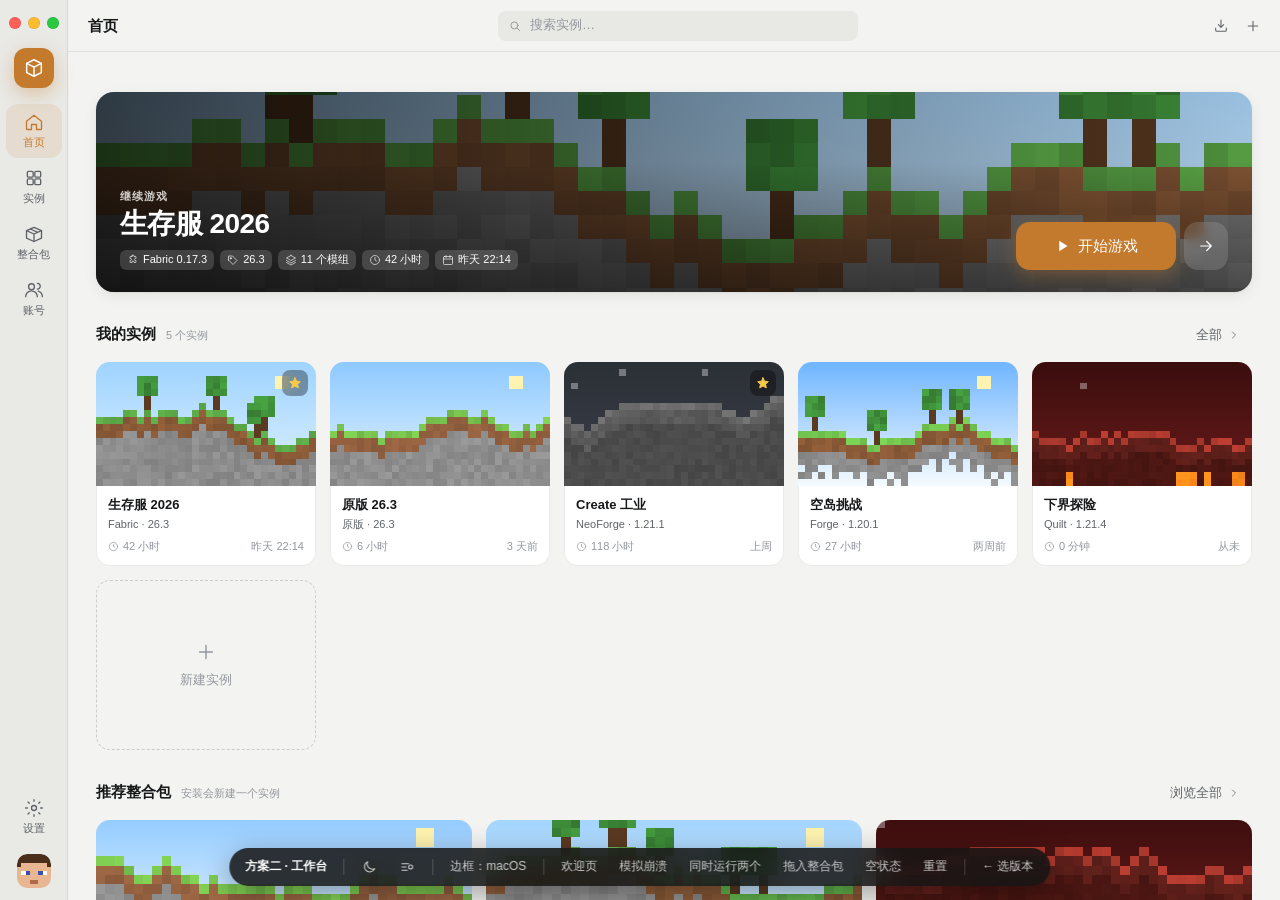
<file: bark/preview/v2-workbench.html>
<!doctype html>
<html lang="zh-Hans">
<head>
<meta charset="utf-8">
<meta name="viewport" content="width=device-width, initial-scale=1">
<title>Yumu · 方案二 工作台</title>
<link rel="stylesheet" href="shared.css?v=3">
<style>
:root {
  --font: -apple-system, BlinkMacSystemFont, "SF Pro Text", "Segoe UI Variable Text", "Segoe UI", "PingFang SC", "Hiragino Sans GB", "Microsoft YaHei UI", "Noto Sans CJK SC", sans-serif;
  --type-body: 13px;
  --radius-sm: 8px; --radius-md: 12px; --radius-lg: 14px; --radius-xl: 18px;
  --bg-canvas: #F3F3F1; --bg-sidebar: #E9E9E6; --surface-default: #FFFFFF; --surface-elevated: #FFFFFF; --surface-sunken: #E8E8E5;
  --surface-hover: rgba(0,0,0,.045); --surface-pressed: rgba(0,0,0,.08);
  --border-subtle: rgba(0,0,0,.08); --border-strong: rgba(0,0,0,.16);
  --text-primary: #17181A; --text-secondary: #5F6368; --text-tertiary: #93979D;
  --success: #2F8A5A; --warning: #C6882A; --danger: #C9453B;
  --elev-raised: 0 1px 2px rgba(0,0,0,.05), 0 4px 14px rgba(0,0,0,.07);
  --elev-overlay: 0 2px 6px rgba(0,0,0,.08), 0 18px 50px rgba(0,0,0,.18);
  --primary-shadow: 0 6px 18px color-mix(in srgb, var(--accent) 35%, transparent);
}
[data-theme="dark"] {
  --bg-canvas: #151617; --bg-sidebar: #0F1011; --surface-default: #1D1E20; --surface-elevated: #26272A; --surface-sunken: #0F1011;
  --surface-hover: rgba(255,255,255,.05); --surface-pressed: rgba(255,255,255,.09);
  --border-subtle: rgba(255,255,255,.08); --border-strong: rgba(255,255,255,.16);
  --text-primary: #F2F2F0; --text-secondary: #A0A3A8; --text-tertiary: #65686E;
  --success: #4FB57D; --warning: #E0A94A; --danger: #E26B61;
  --elev-raised: 0 1px 2px rgba(0,0,0,.4), 0 4px 14px rgba(0,0,0,.35);
  --elev-overlay: 0 2px 6px rgba(0,0,0,.5), 0 18px 50px rgba(0,0,0,.6);
}
[data-density="compact"] { --type-body: 12px; }

.app { position: fixed; inset: 0; display: grid; grid-template-columns: 68px 1fr; background: var(--bg-canvas); overflow: hidden; }
.app[data-frame="win"] { font-family: "Segoe UI Variable Text", "Segoe UI", var(--font); }
.app[data-frame="linux"] { font-family: Cantarell, Inter, var(--font); }

/* 图标栏 */
.rail { background: var(--bg-sidebar); border-right: 1px solid var(--border-subtle); display: flex; flex-direction: column; align-items: center; padding: 10px 0 12px; gap: 4px; position: relative; -webkit-app-region: drag; min-height: 0; }
.lights { display: flex; gap: 7px; height: 26px; align-items: center; margin-bottom: 6px; }
.lights i { width: 12px; height: 12px; border-radius: 50%; background: #ff5f57; box-shadow: inset 0 0 0 .5px rgba(0,0,0,.15); }
.lights i:nth-child(2) { background: #febc2e; } .lights i:nth-child(3) { background: #28c840; }
.app:not([data-frame="mac"]) .lights { display: none; }
.brand { width: 40px; height: 40px; border-radius: 12px; background: var(--accent); color: #fff; display: grid; place-items: center; margin: 2px 0 12px; box-shadow: var(--primary-shadow); flex: none; }
.app:not([data-frame="mac"]) .brand { margin-top: 6px; }
.rnav { display: flex; flex-direction: column; gap: 2px; align-items: center; width: 100%; }
.rbtn { appearance: none; border: 0; background: transparent; width: 56px; height: 54px; border-radius: var(--radius-md); display: flex; flex-direction: column; align-items: center; justify-content: center; gap: 3px; color: var(--text-secondary); font-size: 11px; font-weight: 500; cursor: pointer; position: relative; -webkit-app-region: no-drag; transition: background var(--motion-quick), color var(--motion-quick); padding: 0; }
.rbtn:hover { background: var(--surface-hover); color: var(--text-primary); }
.rbtn.on { background: var(--accent-tint); color: var(--accent); }
.rbtn:focus-visible { outline: 2px solid var(--accent); outline-offset: -2px; }
.rbtn .badge { position: absolute; top: 5px; right: 9px; min-width: 16px; height: 16px; border-radius: 8px; background: var(--success); color: #fff; font-size: 10px; font-weight: 600; display: grid; place-items: center; padding: 0 4px; box-shadow: 0 0 0 2px var(--bg-sidebar); }
.rail .spacer { flex: 1; }
.ravatar { width: 34px; height: 34px; border-radius: 10px; overflow: hidden; cursor: pointer; box-shadow: inset 0 0 0 1px var(--border-subtle); margin-top: 6px; flex: none; -webkit-app-region: no-drag; transition: transform var(--motion-quick), box-shadow var(--motion-quick); }
.ravatar:hover { transform: scale(1.06); box-shadow: 0 0 0 2px var(--accent); }

/* 主区 */
.main { position: relative; min-width: 0; min-height: 0; display: flex; flex-direction: column; overflow: hidden; }
.topbar { height: 52px; flex: none; display: flex; align-items: center; gap: 12px; padding: 0 12px 0 20px; border-bottom: 1px solid var(--border-subtle); background: var(--bg-canvas); -webkit-app-region: drag; z-index: 6; position: relative; }
.topbar .btn, .topbar .field, .topbar .running-pill { -webkit-app-region: no-drag; }
.tb-left { flex: 1; min-width: 0; display: flex; align-items: center; gap: 6px; }
.tb-title { font-weight: 600; font-size: 15px; white-space: nowrap; overflow: hidden; text-overflow: ellipsis; letter-spacing: -0.01em; }
.tb-search { flex: 0 1 360px; min-width: 0; }
.topbar.plain .tb-search { visibility: hidden; }
.tb-right { flex: 1; display: flex; justify-content: flex-end; align-items: center; gap: 4px; min-width: 0; }
.tb-actions { display: flex; align-items: center; gap: 2px; }
.running-pill { display: inline-flex; align-items: center; gap: 6px; height: 26px; padding: 0 10px 0 8px; border-radius: 999px; background: var(--surface-elevated); box-shadow: inset 0 0 0 1px var(--border-subtle); font-size: 12px; font-weight: 500; margin-right: 6px; cursor: pointer; border: 0; color: var(--text-primary); }
.running-pill:hover { background: var(--accent-tint); }
.wincontrols { display: none; gap: 2px; margin-left: 8px; }
.wincontrols i { width: 40px; height: 30px; display: grid; place-items: center; color: inherit; border-radius: 4px; font-size: 11px; }
.wincontrols i:last-child:hover { background: #c42b1c; color: #fff; }
.app[data-frame="win"] .wincontrols { display: flex; }
.gnome { display: none; margin-left: 8px; }
.gnome i { width: 24px; height: 24px; border-radius: 50%; background: rgba(128,128,128,.25); display: grid; place-items: center; font-size: 11px; }
.app[data-frame="linux"] .gnome { display: flex; }
.import-status { width: 210px; display: grid; gap: 5px; font-size: 11px; color: var(--text-secondary); margin-right: 10px; -webkit-app-region: no-drag; }
.import-status span { white-space: nowrap; overflow: hidden; text-overflow: ellipsis; }
.scroll { flex: 1; overflow: auto; min-height: 0; position: relative; }
.page { padding: 20px 28px 48px; }

/* 区块 */
.section { margin-top: 28px; }
.section-head { display: flex; align-items: baseline; gap: 10px; margin-bottom: 12px; }
.section-head h3 { margin: 0; font-size: 15px; font-weight: 600; }
.section-head small { color: var(--text-tertiary); }
.section-head .btn { margin-left: auto; }
.section-head .btn + .btn { margin-left: 0; }

/* 正在运行 */
.runstrip { display: flex; gap: 10px; overflow-x: auto; padding-bottom: 2px; }
.runcard { display: flex; align-items: center; gap: 10px; padding: 8px 10px 8px 8px; border-radius: var(--radius-md); background: var(--surface-default); box-shadow: inset 0 0 0 1px var(--border-subtle); min-width: 250px; flex: none; }
.runcard .thumb { width: 40px; height: 40px; border-radius: 9px; background-size: cover; image-rendering: pixelated; flex: none; }
.runcard .texts { flex: 1; min-width: 0; line-height: 1.25; }
.runcard b { display: block; font-weight: 600; white-space: nowrap; overflow: hidden; text-overflow: ellipsis; }
.runcard small { color: var(--success); font-size: 11px; font-variant-numeric: tabular-nums; display: flex; align-items: center; gap: 5px; }

/* 继续游戏 */
.hero { position: relative; height: 200px; border-radius: var(--radius-xl); background-size: cover; background-position: center; image-rendering: pixelated; overflow: hidden; display: flex; align-items: flex-end; gap: 16px; padding: 22px 24px; box-shadow: var(--elev-raised); color: #fff; margin-top: 20px; }
.hero::before { content: ""; position: absolute; inset: 0; background: linear-gradient(90deg, rgba(0,0,0,.74) 0%, rgba(0,0,0,.42) 50%, rgba(0,0,0,.12) 100%), linear-gradient(0deg, rgba(0,0,0,.45), transparent 65%); }
.hero > * { position: relative; z-index: 1; }
.hero .hero-text { flex: 1; min-width: 0; }
.hero .kicker { font-size: 11px; letter-spacing: .08em; text-transform: uppercase; opacity: .78; font-weight: 600; }
.hero .hname { font-size: 28px; font-weight: 700; letter-spacing: -0.02em; margin: 4px 0 10px; line-height: 1.1; }
.hero .chips { display: flex; gap: 6px; flex-wrap: wrap; align-items: center; }
.hero .chips .tag { background: rgba(255,255,255,.16); color: #fff; backdrop-filter: blur(6px); -webkit-backdrop-filter: blur(6px); }
.hero .chips .tag svg { color: rgba(255,255,255,.8); }
.hero .chips .tag.success { background: color-mix(in srgb, var(--success) 70%, transparent); }
.hero .chips .tag.danger { background: color-mix(in srgb, var(--danger) 70%, transparent); }
.hero .hero-act { display: flex; gap: 8px; align-items: center; }
.hero .hero-act .btn.icon { width: 44px; height: 48px; border-radius: var(--radius-lg); background: rgba(255,255,255,.14); color: #fff; backdrop-filter: blur(6px); }
.hero .hero-act .btn.icon:hover { background: rgba(255,255,255,.26); }
.hero .btn.stopping { background: rgba(255,255,255,.92); color: #17181A; }

/* 实例卡 */
.grid { display: grid; grid-template-columns: repeat(auto-fill, minmax(200px, 1fr)); gap: 14px; }
.card { background: var(--surface-default); border-radius: var(--radius-lg); overflow: hidden; box-shadow: inset 0 0 0 1px var(--border-subtle); cursor: pointer; position: relative; transition: transform var(--motion-quick), box-shadow var(--motion-quick); user-select: none; }
.card:hover { transform: translateY(-2px); box-shadow: var(--elev-raised), inset 0 0 0 1px var(--border-subtle); }
.card .cover { aspect-ratio: 16 / 9; background-size: cover; background-position: center; image-rendering: pixelated; position: relative; }
.card .playov { position: absolute; left: 50%; top: 50%; transform: translate(-50%, -50%) scale(.85); width: 44px; height: 44px; border-radius: 50%; border: 0; background: rgba(255,255,255,.94); color: #17181A; display: grid; place-items: center; opacity: 0; cursor: pointer; box-shadow: 0 6px 18px rgba(0,0,0,.3); transition: opacity var(--motion-quick), transform var(--motion-quick), background var(--motion-quick); }
.card:hover .playov { opacity: 1; transform: translate(-50%, -50%); }
.card .playov:hover { background: #fff; transform: translate(-50%, -50%) scale(1.06); }
.card.running .playov { background: rgba(23,24,26,.85); color: #fff; }
.card.busy .playov { display: none; }
.card .fav { position: absolute; top: 8px; right: 8px; width: 26px; height: 26px; border-radius: 8px; background: rgba(0,0,0,.35); color: #fff; display: grid; place-items: center; backdrop-filter: blur(6px); cursor: pointer; opacity: 0; transition: opacity var(--motion-quick); }
.card:hover .fav, .card .fav.on { opacity: 1; }
.card .fav.on { color: #F7C948; }
.card .status { position: absolute; left: 8px; bottom: 8px; display: flex; }
.card .status .tag { background: rgba(0,0,0,.45); color: #fff; backdrop-filter: blur(6px); }
.card .status .tag.success { background: color-mix(in srgb, var(--success) 85%, black); }
.card .status .tag.danger { background: color-mix(in srgb, var(--danger) 85%, black); }
.card .status .spinner { width: 10px; height: 10px; border-color: rgba(255,255,255,.35); border-top-color: #fff; }
.card .body { padding: 10px 12px 12px; display: flex; flex-direction: column; gap: 2px; }
.card .body b { font-weight: 600; white-space: nowrap; overflow: hidden; text-overflow: ellipsis; }
.card .body small { color: var(--text-secondary); font-size: 11px; }
.card .body .meta { display: flex; justify-content: space-between; align-items: center; color: var(--text-tertiary); font-size: 11px; margin-top: 4px; }
.card .body .meta span { display: inline-flex; align-items: center; gap: 4px; }
.card.add { display: flex; flex-direction: column; align-items: center; justify-content: center; gap: 8px; color: var(--text-tertiary); border: 1.5px dashed var(--border-strong); background: transparent; box-shadow: none; min-height: 170px; font-weight: 500; }
.card.add:hover { color: var(--accent); border-color: var(--accent); background: var(--accent-tint); transform: none; box-shadow: none; }
.gempty-grid { grid-column: 1 / -1; padding: 40px; text-align: center; color: var(--text-tertiary); }
.listbar { display: flex; align-items: center; gap: 8px; flex-wrap: wrap; }
.chips { display: flex; gap: 6px; flex-wrap: wrap; }
.chip { height: 28px; padding: 0 12px; border-radius: 999px; background: var(--surface-default); box-shadow: inset 0 0 0 1px var(--border-subtle); color: var(--text-secondary); font-weight: 500; display: inline-flex; align-items: center; gap: 6px; cursor: pointer; border: 0; transition: all var(--motion-quick); }
.chip.on, .chip:hover { background: var(--accent-tint); color: var(--accent); box-shadow: none; }

/* 整合包卡 */
.packs-head { padding: 20px 28px 0; }
.packs-head h1 { margin: 0 0 4px; font-size: 26px; font-weight: 700; letter-spacing: -0.02em; }
.packs-head p { margin: 0 0 16px; color: var(--text-secondary); }
.packgrid { display: grid; grid-template-columns: repeat(auto-fill, minmax(290px, 1fr)); gap: 14px; padding: 18px 28px 48px; }
.packgrid.home { padding: 0; grid-template-columns: repeat(3, minmax(0, 1fr)); }
.pack { background: var(--surface-default); border-radius: var(--radius-lg); overflow: hidden; box-shadow: inset 0 0 0 1px var(--border-subtle); transition: transform var(--motion-quick), box-shadow var(--motion-quick); display: flex; flex-direction: column; }
.pack:hover { transform: translateY(-2px); box-shadow: var(--elev-raised), inset 0 0 0 1px var(--border-subtle); }
.pack .cover { height: 110px; background-size: cover; background-position: center; image-rendering: pixelated; position: relative; }
.pack .cover .tags { position: absolute; left: 10px; bottom: 10px; display: flex; gap: 4px; }
.pack .cover .tag { background: rgba(0,0,0,.45); color: #fff; backdrop-filter: blur(6px); }
.pack .body { padding: 12px 14px 14px; display: flex; flex-direction: column; flex: 1; }
.pack .body b { font-size: 14px; display: block; }
.pack .body small { color: var(--text-secondary); display: block; margin-top: 2px; }
.pack .body p { margin: 8px 0 12px; color: var(--text-secondary); font-size: 12px; min-height: 34px; flex: 1; }
.pack .body .row { display: flex; align-items: center; gap: 6px; }
.pack .body .row .btn { margin-left: auto; }

/* 实例页 */
.ihead { position: sticky; top: 0; z-index: 4; background: var(--bg-canvas); padding: 16px 28px 0; }
.ihead .row { display: flex; align-items: center; gap: 14px; padding-bottom: 14px; }
.ihead .art { width: 56px; height: 56px; border-radius: 14px; background-size: cover; image-rendering: pixelated; box-shadow: inset 0 0 0 1px var(--border-subtle); flex: none; }
.ihead .texts { flex: 1; min-width: 0; }
.ihead .name { font-size: 20px; font-weight: 700; letter-spacing: -0.01em; display: flex; align-items: center; gap: 8px; line-height: 1.2; }
.ihead .name .fav { color: var(--warning); cursor: pointer; display: inline-flex; }
.ihead .chips { display: flex; gap: 6px; margin-top: 6px; flex-wrap: wrap; align-items: center; }
.ihead .chips .tag svg { color: var(--text-tertiary); }
.ihead .actions { display: flex; gap: 8px; align-items: center; }
.ihead .actions .btn.icon { height: 40px; width: 40px; background: var(--surface-default); box-shadow: inset 0 0 0 1px var(--border-subtle); border-radius: var(--radius-lg); color: var(--text-primary); }
.ibody { display: grid; grid-template-columns: minmax(0, 1fr) 280px; gap: 24px; padding: 20px 28px 48px; align-items: start; }
.imain { min-width: 0; position: relative; }
.imain > .pane { display: flex; flex-direction: column; }
.iside { display: flex; flex-direction: column; gap: 14px; min-width: 0; }
.panel { background: var(--surface-default); border-radius: var(--radius-lg); box-shadow: inset 0 0 0 1px var(--border-subtle); padding: 14px 16px; }
.panel h4 { margin: 0 0 10px; font-size: 11px; font-weight: 600; color: var(--text-tertiary); text-transform: uppercase; letter-spacing: .06em; display: flex; align-items: center; min-height: 20px; }
.panel h4 .btn, .panel h4 .tag { margin-left: auto; }
.panel p { margin: 0; color: var(--text-secondary); font-size: 12px; line-height: 1.6; }
.panel .bignum { font-size: 26px; font-weight: 600; letter-spacing: -0.01em; font-variant-numeric: tabular-nums; line-height: 1.1; }
.panel .bignum em { font-style: normal; font-size: 13px; color: var(--text-tertiary); font-weight: 500; margin-left: 4px; }
.panel .btnrow { display: flex; gap: 6px; margin-top: 12px; flex-wrap: wrap; }
.panel .btnrow .btn { flex: 1; }
.panel.danger-panel { background: var(--danger-tint); box-shadow: none; }
.plist { display: flex; flex-direction: column; }
.prow2 { display: flex; align-items: center; gap: 10px; padding: 8px 0; border-top: 1px solid var(--border-subtle); }
.prow2:first-child { border-top: 0; }
.prow2 .thumb { width: 30px; height: 30px; border-radius: 7px; background-size: cover; image-rendering: pixelated; flex: none; }
.prow2 .texts { flex: 1; min-width: 0; line-height: 1.25; }
.prow2 b { display: block; font-weight: 500; white-space: nowrap; overflow: hidden; text-overflow: ellipsis; }
.prow2 small { color: var(--text-secondary); font-size: 11px; }
.prow2 .btn.icon { opacity: 0; } .prow2:hover .btn.icon { opacity: 1; }
.prow2.clickable { cursor: pointer; margin: 0 -6px; padding-left: 6px; padding-right: 6px; border-radius: 8px; }
.prow2.clickable:hover { background: var(--surface-hover); }
.kv { display: flex; justify-content: space-between; gap: 10px; padding: 6px 0; border-top: 1px solid var(--border-subtle); font-size: 12px; }
.kv:first-of-type { border-top: 0; }
.kv span { color: var(--text-secondary); } .kv b { font-weight: 500; font-variant-numeric: tabular-nums; text-align: right; }
.qa { display: flex; flex-direction: column; gap: 2px; margin: 0 -8px; }
.qa button { appearance: none; border: 0; background: transparent; display: flex; align-items: center; gap: 10px; height: 36px; padding: 0 8px; border-radius: 8px; color: var(--text-primary); cursor: pointer; text-align: left; width: 100%; font-weight: 500; }
.qa button:hover { background: var(--surface-hover); }
.qa button svg { color: var(--accent); flex: none; }
.qa button small { margin-left: auto; color: var(--text-tertiary); font-size: 11px; font-weight: 400; }

/* 概览 */
.stats { display: grid; grid-template-columns: repeat(4, minmax(0, 1fr)); gap: 12px; }
.stat { background: var(--surface-default); border-radius: var(--radius-lg); padding: 14px 16px; display: flex; flex-direction: column; gap: 6px; box-shadow: inset 0 0 0 1px var(--border-subtle); min-width: 0; }
.stat small { color: var(--text-secondary); display: flex; align-items: center; gap: 6px; font-size: 12px; }
.stat b { font-size: 22px; font-weight: 600; letter-spacing: -0.01em; font-variant-numeric: tabular-nums; white-space: nowrap; overflow: hidden; text-overflow: ellipsis; }
.stat b em { font-style: normal; font-size: 12px; color: var(--text-tertiary); font-weight: 500; margin-left: 4px; }
.worlds { display: grid; grid-template-columns: repeat(auto-fill, minmax(200px, 1fr)); gap: 12px; }
.world { background: var(--surface-default); border-radius: var(--radius-lg); overflow: hidden; box-shadow: inset 0 0 0 1px var(--border-subtle); transition: transform var(--motion-quick), box-shadow var(--motion-quick); cursor: pointer; }
.world:hover { transform: translateY(-2px); box-shadow: var(--elev-raised), inset 0 0 0 1px var(--border-subtle); }
.world .cover { height: 84px; background-size: cover; background-position: center; image-rendering: pixelated; }
.world .body { padding: 10px 12px; display: flex; align-items: center; gap: 10px; }
.world .body > div { min-width: 0; }
.world .body b { display: block; font-weight: 600; white-space: nowrap; overflow: hidden; text-overflow: ellipsis; }
.world .body small { color: var(--text-secondary); font-size: 11px; }
.world .body .btn { margin-left: auto; }
.world.add { display: grid; place-items: center; min-height: 140px; color: var(--text-tertiary); border: 1.5px dashed var(--border-strong); background: transparent; box-shadow: none; }
.notice { display: flex; align-items: center; gap: 14px; padding: 14px 16px; border-radius: var(--radius-lg); background: var(--danger-tint); color: var(--text-primary); margin-bottom: 18px; flex-wrap: wrap; }
.notice svg { color: var(--danger); flex: none; }
.notice .texts { flex: 1; min-width: 200px; } .notice b { display: block; } .notice small { color: var(--text-secondary); }
.activity { display: flex; flex-direction: column; }
.activity .item { display: flex; gap: 10px; padding: 8px 0; border-top: 1px solid var(--border-subtle); align-items: flex-start; font-size: 12px; line-height: 1.4; }
.activity .item:first-child { border: 0; }
.activity .item svg { color: var(--text-tertiary); flex: none; margin-top: 1px; }
.activity .item span { flex: 1; }
.activity .item small { color: var(--text-tertiary); white-space: nowrap; }

/* 模组 */
.modbar { display: flex; gap: 8px; align-items: center; margin-bottom: 12px; flex-wrap: wrap; }
.modbar .field { flex: 1; min-width: 160px; max-width: 320px; }
.modlist { display: flex; flex-direction: column; gap: 4px; }
.mrow { display: flex; align-items: center; gap: 12px; height: 46px; padding: 0 12px; border-radius: var(--radius-md); background: var(--surface-default); box-shadow: inset 0 0 0 1px var(--border-subtle); }
.mrow .mi { width: 28px; height: 28px; border-radius: 7px; background: var(--accent-tint); color: var(--accent); display: grid; place-items: center; flex: none; }
.mrow .texts { flex: 1; min-width: 0; line-height: 1.25; } .mrow .texts b { font-weight: 500; display: block; white-space: nowrap; overflow: hidden; text-overflow: ellipsis; } .mrow .texts small { color: var(--text-secondary); font-size: 11px; }
.mrow .tag { margin-right: 4px; }
.mrow .btn.icon { opacity: 0; } .mrow:hover .btn.icon { opacity: 1; }
.twocol { display: grid; grid-template-columns: repeat(auto-fit, minmax(260px, 1fr)); gap: 18px; }
.group { background: var(--surface-default); border-radius: var(--radius-lg); box-shadow: inset 0 0 0 1px var(--border-subtle); overflow: hidden; }
.group .ghead { display: flex; align-items: center; gap: 8px; padding: 12px 16px; border-bottom: 1px solid var(--border-subtle); font-weight: 600; }
.group .ghead .btn { margin-left: auto; }
.group .gempty { padding: 28px; text-align: center; color: var(--text-tertiary); }
.group .mrow { box-shadow: none; border-radius: 0; border-bottom: 1px solid var(--border-subtle); }
.group .mrow:last-child { border-bottom: 0; }

/* 日志 */
.console { background: #101112; color: #d5d7da; border-radius: var(--radius-lg); padding: 16px 18px; font: 12px/1.7 ui-monospace, "SF Mono", Menlo, Consolas, monospace; max-height: 460px; overflow: auto; white-space: pre; box-shadow: inset 0 0 0 1px rgba(255,255,255,.06); }
.console .i { color: #8fa9c6; } .console .w { color: #e0a94a; } .console .e { color: #e26b61; }
.logbar { display: flex; gap: 8px; align-items: center; margin-bottom: 12px; flex-wrap: wrap; }

/* 账号页 */
.accgrid { display: grid; grid-template-columns: repeat(auto-fill, minmax(260px, 1fr)); gap: 14px; }
.acc { background: var(--surface-default); border-radius: var(--radius-lg); box-shadow: inset 0 0 0 1px var(--border-subtle); padding: 18px; display: flex; flex-direction: column; gap: 12px; min-height: 196px; transition: transform var(--motion-quick), box-shadow var(--motion-quick); }
.acc.on { box-shadow: inset 0 0 0 2px var(--accent); }
.acc .top { display: flex; align-items: center; gap: 14px; }
.acc .avatar { width: 64px; height: 64px; border-radius: 16px; overflow: hidden; box-shadow: inset 0 0 0 1px var(--border-subtle); flex: none; }
.acc .texts { min-width: 0; display: flex; flex-direction: column; gap: 4px; align-items: flex-start; }
.acc .texts b { font-size: 17px; font-weight: 600; }
.acc .texts small { color: var(--text-secondary); }
.acc .uuid { font: 11px/1.5 ui-monospace, "SF Mono", Menlo, Consolas, monospace; color: var(--text-tertiary); word-break: break-all; background: var(--surface-sunken); padding: 6px 8px; border-radius: 8px; }
.acc .acts { display: flex; gap: 6px; margin-top: auto; flex-wrap: wrap; }
.acc.add, .acc.soon { align-items: center; justify-content: center; text-align: center; gap: 6px; color: var(--text-tertiary); border: 1.5px dashed var(--border-strong); background: transparent; box-shadow: none; }
.acc.add { cursor: pointer; font-weight: 500; }
.acc.add:hover { color: var(--accent); border-color: var(--accent); background: var(--accent-tint); }
.acc.add small, .acc.soon small { font-weight: 400; font-size: 12px; }
.acc.soon b { color: var(--text-secondary); font-weight: 600; }

/* 设置页 */
.settings { display: grid; grid-template-columns: 196px 1fr; min-height: 100%; }
.settings nav { padding: 18px 12px 16px; border-right: 1px solid var(--border-subtle); display: flex; flex-direction: column; gap: 2px; background: color-mix(in srgb, var(--bg-sidebar) 50%, var(--bg-canvas)); }
.settings nav button { appearance: none; border: 0; background: transparent; display: flex; align-items: center; gap: 10px; height: 34px; padding: 0 10px; border-radius: var(--radius-md); color: var(--text-secondary); cursor: pointer; font-weight: 500; transition: background var(--motion-quick), color var(--motion-quick); text-align: left; }
.settings nav button svg { color: var(--text-tertiary); }
.settings nav button:hover { background: var(--surface-hover); color: var(--text-primary); }
.settings nav button.on { background: var(--accent-tint); color: var(--accent); } .settings nav button.on svg { color: var(--accent); }
.settings .content { padding: 22px 36px 48px; overflow: auto; min-width: 0; }
.settings .content h2 { margin: 0 0 16px; font-size: 20px; font-weight: 700; letter-spacing: -0.02em; }

/* 欢迎页与空状态 */
.welcome { min-height: 100%; display: flex; flex-direction: column; align-items: center; justify-content: center; padding: 48px 32px; text-align: center; gap: 26px; position: relative; overflow: hidden; }
.welcome .collage { display: flex; gap: 10px; }
.welcome .collage i { width: 120px; height: 76px; border-radius: 14px; background-size: cover; image-rendering: pixelated; box-shadow: var(--elev-raised); transform: rotate(var(--r)); display: block; animation: rowIn var(--motion-emphasized) both; }
.welcome h1 { margin: 0; font-size: 32px; font-weight: 700; letter-spacing: -0.02em; }
.welcome p { margin: 0; color: var(--text-secondary); max-width: 440px; font-size: 15px; }
.stepper { display: flex; align-items: center; gap: 8px; color: var(--text-tertiary); font-size: 12px; font-weight: 500; }
.stepper .s { display: inline-flex; align-items: center; gap: 6px; }
.stepper .s i { width: 20px; height: 20px; border-radius: 50%; background: var(--surface-sunken); color: var(--text-secondary); display: grid; place-items: center; font-size: 11px; font-style: normal; }
.stepper .s.done i { background: var(--success); color: #fff; }
.stepper .s.cur { color: var(--text-primary); } .stepper .s.cur i { background: var(--accent); color: #fff; }
.stepper .line { width: 36px; height: 1px; background: var(--border-strong); }
.steps { display: grid; grid-template-columns: repeat(3, 220px); gap: 12px; }
.step { background: var(--surface-default); border-radius: var(--radius-lg); padding: 18px; text-align: left; box-shadow: inset 0 0 0 1px var(--border-subtle); display: flex; flex-direction: column; gap: 8px; }
.step .n { width: 26px; height: 26px; border-radius: 8px; background: var(--accent-tint); color: var(--accent); display: grid; place-items: center; font-weight: 600; font-size: 12px; }
.step b { font-size: 14px; } .step small { color: var(--text-secondary); }
.step.done .n { background: var(--success); color: #fff; }
.empty { min-height: 100%; display: flex; flex-direction: column; align-items: center; justify-content: center; text-align: center; gap: 14px; padding: 40px; }
.empty .art { width: 96px; height: 96px; border-radius: 24px; background: var(--surface-sunken); display: grid; place-items: center; color: var(--text-tertiary); }
.empty h2 { margin: 0; font-size: 22px; font-weight: 700; } .empty p { margin: 0; color: var(--text-secondary); max-width: 380px; }
.empty .hint { color: var(--text-tertiary); font-size: 12px; }

/* 账号弹层（图标栏头像） */
.popover { position: absolute; left: 76px; bottom: 12px; z-index: 60; width: 248px; background: var(--surface-elevated); border-radius: var(--radius-lg); box-shadow: var(--elev-overlay), inset 0 0 0 1px var(--border-subtle); padding: 6px; transform-origin: bottom left; animation: menuIn var(--motion-standard) both; }
.popover .prow { display: flex; align-items: center; gap: 10px; padding: 8px; border-radius: var(--radius-md); cursor: pointer; }
.popover .prow:hover { background: var(--surface-hover); }
.popover .prow .avatar { width: 32px; height: 32px; border-radius: 8px; overflow: hidden; }
.popover .prow .texts { flex: 1; line-height: 1.2; } .popover .prow small { color: var(--text-secondary); font-size: 11px; }
.popover hr { border: 0; border-top: 1px solid var(--border-subtle); margin: 4px 8px; }

/* 运行中弹层 */
.runpop { position: absolute; top: 48px; right: 12px; z-index: 60; width: 300px; background: var(--surface-elevated); border-radius: var(--radius-lg); box-shadow: var(--elev-overlay), inset 0 0 0 1px var(--border-subtle); padding: 6px; animation: menuIn var(--motion-standard) both; transform-origin: top right; }
.runpop .prow { display: flex; align-items: center; gap: 10px; padding: 8px; border-radius: var(--radius-md); }
.runpop .prow:hover { background: var(--surface-hover); }
.runpop .thumb { width: 32px; height: 32px; border-radius: 8px; background-size: cover; image-rendering: pixelated; }
.runpop .texts { flex: 1; line-height: 1.2; min-width: 0; } .runpop .texts small { color: var(--success); font-size: 11px; font-variant-numeric: tabular-nums; }
.runpop .head { padding: 8px 10px 4px; font-size: 11px; font-weight: 600; color: var(--text-tertiary); letter-spacing: .05em; }

/* Sheet 调整 */
.sheet { width: 500px; }
.sheet .segmented button { padding: 0 10px; }
.sheet.confirm { width: 380px; }
</style>
</head>
<body>
<div class="app" id="app" data-frame="mac">
  <nav class="rail" id="rail">
    <div class="lights"><i></i><i></i><i></i></div>
    <div class="brand" title="Yumu"><span data-icon="cube" data-size="22"></span></div>
    <div class="rnav" id="railNav"></div>
    <div class="spacer"></div>
    <button class="rbtn" id="railSettings" title="设置"><span data-icon="gear" data-size="20"></span><span>设置</span></button>
    <div class="ravatar" id="railAvatar" title="账号"></div>
  </nav>
  <main class="main" id="main">
    <header class="topbar" id="topbar">
      <div class="tb-left" id="tbLeft"></div>
      <div class="tb-search"><div class="field"><span data-icon="search"></span><input id="tbSearch" placeholder="搜索实例…"></div></div>
      <div class="tb-right">
        <div id="importSlot"></div>
        <div class="tb-actions" id="tbActions"></div>
        <div class="wincontrols"><i>&#x2500;</i><i>&#x25A1;</i><i>&#x2715;</i></div><div class="gnome"><i>&#x2715;</i></div>
      </div>
    </header>
    <div class="scroll" id="scroll"></div>
    <div id="overlays"></div>
  </main>
</div>
<script src="shared.js?v=3"></script>
<script>
const state = { selected: 'survival', tab: 'overview', activity: {}, running: {}, crash: null, importing: null, settingsSection: 'general', welcomeDone: true, query: '', sort: 'recent', loaderFilter: 'all', lastId: 'survival', backTo: '/' };
const instances = DATA.instances;
const current = () => instances.find(i => i.id === state.selected);
const app = $('#app'), main = $('#main'), overlays = $('#overlays'), scroll = $('#scroll');
const route = () => (location.hash || '#/').slice(1).split('/').filter(Boolean);
const activePane = () => scroll.querySelector('.pane:not(.out)');

function elapsed(id) { const s = Math.floor((Date.now() - state.running[id]) / 1000); const m = Math.floor(s / 60), h = Math.floor(m / 60); return h ? `${h} 小时 ${m % 60} 分` : `${m} 分 ${String(s % 60).padStart(2, '0')} 秒`; }
setInterval(() => {
  if (!Object.keys(state.running).length) return;
  $$('[data-elapsed]').forEach(s => { if (state.running[s.dataset.elapsed]) s.textContent = (s.dataset.prefix || '') + elapsed(s.dataset.elapsed); });
}, 1000);

/* ---------- 图标栏 ---------- */
const NAV = [['', 'home', '首页'], ['instances', 'grid', '实例'], ['packs', 'package', '整合包'], ['accounts', 'users', '账号']];
function renderRail() {
  const p = route()[0] || ''; const n = Object.keys(state.running).length;
  const active = p === 'instance' ? 'instances' : p;
  $('#railNav').innerHTML = NAV.map(([k, ic, label]) => `<button class="rbtn ${active === k ? 'on' : ''}" data-nav="${k}" title="${label}">${icon(ic, 20)}<span>${label}</span>${k === '' && n ? `<span class="badge">${n}</span>` : ''}</button>`).join('');
  $$('[data-nav]', $('#railNav')).forEach(b => b.onclick = () => go('/' + b.dataset.nav));
  $('#railSettings').classList.toggle('on', p === 'settings');
  const acc = DATA.accounts.find(a => a.active) || DATA.accounts[0];
  $('#railAvatar').innerHTML = acc ? face(acc.id, 34) : icon('user', 18);
  $('#railAvatar').title = acc ? `${acc.name} · ${acc.kind}` : '账号';
}

/* ---------- 顶栏 ---------- */
const TITLES = { '': '首页', instances: '实例', packs: '整合包', accounts: '账号', settings: '设置', welcome: '欢迎' };
function renderToolbar() {
  const [p] = route(); const n = Object.keys(state.running).length;
  const left = $('#tbLeft');
  if (p === 'instance' && current()) left.innerHTML = `<button class="btn icon" id="tbBack" title="返回">${icon('back', 18)}</button><span class="tb-title">${current().name}</span>`;
  else left.innerHTML = `<span class="tb-title">${TITLES[p || ''] || 'Yumu'}</span>`;
  const back = $('#tbBack'); if (back) back.onclick = () => go(state.backTo || '/');
  $('#topbar').classList.toggle('plain', p === 'welcome');
  $('#tbActions').innerHTML = `${n ? `<button class="running-pill" id="runPill"><span class="dot success breathe"></span>${n} 个实例运行中</button>` : ''}
    <button class="btn icon" title="导入整合包" id="tbImport">${icon('import')}</button>
    <button class="btn icon" title="新建实例" id="tbNew">${icon('plus')}</button>`;
  $('#tbImport').onclick = simulateDrop; $('#tbNew').onclick = () => openNew();
  const pill = $('#runPill'); if (pill) pill.onclick = () => {
    if ($('.runpop', overlays)) { $('.runpop', overlays).remove(); return; }
    const p = el(`<div class="runpop"><div class="head">正在运行</div>${Object.keys(state.running).map(id => { const i = instances.find(x => x.id === id); return `<div class="prow"><div class="thumb" style="background-image:${cover(i.id, i.biome, 8, 8)}"></div><div class="texts"><div>${i.name}</div><small><span data-elapsed="${id}" data-prefix="运行中 · ">运行中 · ${elapsed(id)}</span></small></div><button class="btn quiet" data-go="${id}">查看</button><button class="btn icon" data-stop="${id}" title="结束游戏">${icon('stop', 14)}</button></div>`; }).join('')}</div>`);
    overlays.appendChild(p);
    $$('[data-go]', p).forEach(b => b.onclick = () => { p.remove(); go('/instance/' + b.dataset.go); });
    $$('[data-stop]', p).forEach(b => b.onclick = () => { p.remove(); stop(b.dataset.stop); });
    setTimeout(() => document.addEventListener('pointerdown', function h(e) { if (!p.contains(e.target) && e.target !== pill && !pill.contains(e.target)) { p.remove(); document.removeEventListener('pointerdown', h); } }), 0);
  };
}
$('#tbSearch').oninput = e => { state.query = e.target.value; const [r] = route(); if (!r || r === 'instances') renderGrid($('#grid', activePane() || scroll)); else if (state.query.trim()) go('/instances'); };

/* ---------- 页面挂载 ---------- */
function mount(html, cls = '') {
  const old = scroll.firstElementChild;
  if (old) { old.classList.add('out'); setTimeout(() => old.remove(), 320); }
  const page = el(`<div class="pane ${cls}" style="min-height:100%">${html}</div>`);
  scroll.appendChild(page); scroll.scrollTop = 0; hydrateIcons(page); bindSwitches(page);
  return page;
}

/* ---------- 实例卡与网格 ---------- */
function sortList(list) {
  if (state.sort === 'name') return [...list].sort((a, b) => a.name.localeCompare(b.name, 'zh-Hans-CN'));
  if (state.sort === 'time') return [...list].sort((a, b) => b.hours - a.hours);
  return [...list].sort((a, b) => (a.id === state.lastId ? -1 : 0) - (b.id === state.lastId ? -1 : 0));
}
function filtered() { const q = state.query.trim().toLowerCase(); return instances.filter(i => (!q || i.name.toLowerCase().includes(q)) && (state.loaderFilter === 'all' || (i.loader || '原版') === state.loaderFilter)); }
function instCard(ins) {
  const act = state.activity[ins.id], running = state.running[ins.id];
  const status = running ? `<span class="tag success"><span class="dot success breathe" style="background:#fff"></span><span data-elapsed="${ins.id}" data-prefix="">${elapsed(ins.id)}</span></span>`
    : act ? `<span class="tag"><span class="spinner"></span>${act === 'preparing' ? '准备中…' : '正在安装…'}</span>`
    : state.crash === ins.id ? `<span class="tag danger">${icon('warning', 11)}上次崩溃</span>` : '';
  return `<div class="card ${act ? 'busy' : ''} ${running ? 'running' : ''}" data-id="${ins.id}">
    <div class="cover" style="background-image:${cover(ins.id, ins.biome, 32, 18)}">
      <button class="playov" data-play title="${running ? '结束游戏' : '开始游戏'}">${icon(running ? 'stop' : 'play', 22)}</button>
      <span class="fav ${ins.favorite ? 'on' : ''}" data-fav title="${ins.favorite ? '取消收藏' : '收藏'}">${icon(ins.favorite ? 'starFill' : 'star', 14)}</span>
      <div class="status">${status}</div>
    </div>
    <div class="body"><b>${ins.name}</b><small>${ins.loader ? `${ins.loader} · ${ins.version}` : `原版 · ${ins.version}`}</small><div class="meta"><span>${icon('clock', 11)}${ins.playtime}</span><span>${ins.lastPlayed}</span></div></div>
  </div>`;
}
function renderGrid(grid, opts = {}) {
  if (!grid) return;
  const list = sortList(filtered()); const filtering = state.query.trim() || state.loaderFilter !== 'all';
  grid.innerHTML = list.map(i => instCard(i)).join('') + (filtering ? (list.length ? '' : `<div class="gempty-grid">没有匹配的实例</div>`) : `<div class="card add" id="addCard">${icon('plus', 22)}<span>新建实例</span></div>`);
  bindCards(grid);
  const add = $('#addCard', grid); if (add) add.onclick = () => openNew();
  if (opts.enter) { const c = $(`.card[data-id="${opts.enter}"]`, grid); c && c.classList.add('enter', 'pop'); }
  const cnt = $('#gridCount'); if (cnt) cnt.textContent = `${list.length} 个实例`;
}
function bindCards(root) {
  $$('.card[data-id]', root).forEach(c => {
    const ins = instances.find(i => i.id === c.dataset.id); if (!ins) return;
    c.onclick = e => { if (e.target.closest('[data-play],[data-fav]')) return; state.tab = 'overview'; go('/instance/' + ins.id); };
    c.oncontextmenu = e => { e.preventDefault(); contextMenu(e, ins); };
    $('[data-play]', c).onclick = () => state.running[ins.id] ? stop(ins.id) : play(ins.id);
    $('[data-fav]', c).onclick = () => { ins.favorite = !ins.favorite; refresh(); };
  });
}
function packCard(p, i) { return `<div class="pack"><div class="cover" style="background-image:${cover(p.name, p.biome, 40, 14)}"><div class="tags">${p.tags.map(t => `<span class="tag">${t}</span>`).join('')}</div></div><div class="body"><b>${p.name}</b><small>${p.by} · ${p.dl} 次下载</small><p>${p.desc}</p><div class="row"><span class="tag">${p.loader}</span><span class="tag">${p.version}</span><button class="btn primary" data-install="${i}">安装</button></div></div></div>`; }
function bindPacks(root) { $$('[data-install]', root).forEach(b => b.onclick = () => importPack(DATA.packs[b.dataset.install])); }

/* ---------- 首页 ---------- */
function renderHome() {
  renderToolbar();
  const page = mount(`<div class="page">
    <div class="section" id="runSection" style="margin-top:0;display:none"></div>
    <div id="heroWrap"></div>
    <div class="section"><div class="section-head"><h3>我的实例</h3><small id="gridCount"></small><button class="btn quiet" data-go="/instances">全部 ${icon('chevron', 12)}</button></div><div class="grid" id="grid"></div></div>
    <div class="section"><div class="section-head"><h3>推荐整合包</h3><small>安装会新建一个实例</small><button class="btn quiet" data-go="/packs">浏览全部 ${icon('chevron', 12)}</button></div>
      <div class="packgrid home">${DATA.packs.slice(0, 3).map((p, i) => packCard(p, i)).join('')}</div></div>
  </div>`);
  renderRunStrip(page); renderHero(page); renderGrid($('#grid', page));
  bindPacks(page); $$('[data-go]', page).forEach(b => b.onclick = () => go(b.dataset.go));
}
function renderRunStrip(page) {
  const sec = $('#runSection', page); if (!sec) return;
  const ids = Object.keys(state.running);
  sec.style.display = ids.length ? '' : 'none';
  sec.innerHTML = ids.length ? `<div class="section-head"><h3>正在运行</h3><small>${ids.length} 个</small></div><div class="runstrip">${ids.map(id => { const i = instances.find(x => x.id === id); return `<div class="runcard enter" data-id="${id}"><div class="thumb" style="background-image:${cover(i.id, i.biome, 8, 8)}"></div><div class="texts"><b>${i.name}</b><small><span class="dot success breathe"></span><span data-elapsed="${id}" data-prefix="已运行 ">已运行 ${elapsed(id)}</span></small></div><button class="btn quiet" data-go-ins="${id}">查看</button><button class="btn" data-stop="${id}">${icon('stop', 13)}结束</button></div>`; }).join('')}</div>` : '';
  $$('[data-go-ins]', sec).forEach(b => b.onclick = () => go('/instance/' + b.dataset.goIns));
  $$('[data-stop]', sec).forEach(b => b.onclick = () => stop(b.dataset.stop));
}
function heroTarget() { return instances.find(i => i.id === state.lastId) || instances[0]; }
function renderHero(page) {
  const wrap = $('#heroWrap', page); if (!wrap) return; const ins = heroTarget(); if (!ins) { wrap.innerHTML = ''; return; }
  wrap.innerHTML = `<div class="hero" style="background-image:${cover(ins.id, ins.biome, 48, 16)}" data-id="${ins.id}">
    <div class="hero-text"><div class="kicker">${state.running[ins.id] ? '正在运行' : '继续游戏'}</div><div class="hname">${ins.name}</div>
      <div class="chips"><span class="tag">${icon(ins.loader ? 'puzzle' : 'cube', 12)}${ins.loader ? `${ins.loader} ${ins.loaderVersion}` : '原版'}</span><span class="tag">${icon('tag', 12)}${ins.version}</span>${ins.mods.length ? `<span class="tag">${icon('layers', 12)}${ins.mods.length} 个模组</span>` : ''}<span class="tag">${icon('clock', 12)}${ins.playtime}</span><span class="tag">${icon('calendar', 12)}${ins.lastPlayed}</span><span id="heroStatus"></span></div></div>
    <div class="hero-act"><span id="heroAction"></span><button class="btn icon" id="heroOpen" title="打开实例">${icon('arrowRight', 18)}</button></div></div>`;
  renderPlayStatus(page, ins, 'xl');
  $('#heroOpen', wrap).onclick = () => { state.tab = 'overview'; go('/instance/' + ins.id); };
  $('.hero', wrap).oncontextmenu = e => { e.preventDefault(); contextMenu(e, ins); };
}
function renderPlayStatus(page, ins, size = 'xl') {
  const act = state.activity[ins.id], running = state.running[ins.id];
  const st = $('#heroStatus', page), ac = $('#heroAction', page); if (!st || !ac) return;
  st.innerHTML = running ? `<span class="tag success"><span class="dot success breathe"></span>运行中 · <span data-elapsed="${ins.id}" data-prefix="">${elapsed(ins.id)}</span></span>`
    : act === 'installing' ? `<span class="tag"><span class="spinner" style="width:10px;height:10px"></span><span class="instNum">正在安装…</span></span>`
    : act === 'preparing' ? `<span class="tag"><span class="spinner" style="width:10px;height:10px"></span>准备中…</span>`
    : state.crash === ins.id ? `<span class="tag danger">${icon('warning', 12)}上次运行崩溃</span>` : '';
  ac.innerHTML = running ? `<button class="btn ${size} stopping" id="playBtn">${icon('stop', 18)}结束游戏</button>` : `<button class="btn primary ${size}" id="playBtn" ${act ? 'disabled' : ''}>${icon('play', 18)}开始游戏</button>`;
  $('#playBtn', ac).onclick = () => running ? stop(ins.id) : play(ins.id);
}

/* ---------- 实例列表页 ---------- */
function renderInstances() {
  renderToolbar();
  const page = mount(`<div class="page">
    <div class="listbar">
      <div class="chips">${[['recent', '最近游玩'], ['name', '名称'], ['time', '游玩时长']].map(([k, l]) => `<button class="chip ${state.sort === k ? 'on' : ''}" data-sort="${k}">${l}</button>`).join('')}</div>
      <span style="flex:1"></span>
      <small id="gridCount" style="color:var(--text-tertiary)"></small>
      <div class="field select" style="width:150px">${icon('puzzle')}<select id="loaderFilter">${[['all', '全部加载器'], ['原版', '原版'], ['Fabric', 'Fabric'], ['Quilt', 'Quilt'], ['Forge', 'Forge'], ['NeoForge', 'NeoForge']].map(([v, l]) => `<option value="${v}" ${state.loaderFilter === v ? 'selected' : ''}>${l}</option>`).join('')}</select></div>
      <button class="btn" id="liImport">${icon('import')}导入</button><button class="btn primary" id="liNew">${icon('plus')}新建实例</button>
    </div>
    <div class="grid" id="grid" style="margin-top:16px"></div></div>`);
  renderGrid($('#grid', page));
  $$('[data-sort]', page).forEach(c => c.onclick = () => { state.sort = c.dataset.sort; $$('[data-sort]', page).forEach(x => x.classList.toggle('on', x === c)); renderGrid($('#grid', page)); });
  $('#loaderFilter', page).onchange = e => { state.loaderFilter = e.target.value; renderGrid($('#grid', page)); };
  $('#liImport', page).onclick = simulateDrop; $('#liNew', page).onclick = () => openNew();
}

/* ---------- 实例页 ---------- */
const TABS = [['overview', '概览'], ['mods', '模组'], ['resources', '资源'], ['worlds', '存档'], ['logs', '日志'], ['settings', '设置']];
function renderInstance() {
  const ins = current(); renderToolbar();
  const page = mount(`
    <div class="ihead">
      <div class="row">
        <div class="art" style="background-image:${cover(ins.id, ins.biome, 8, 8)}"></div>
        <div class="texts">
          <div class="name">${ins.name}<span class="fav" data-fav title="${ins.favorite ? '取消收藏' : '收藏'}">${icon(ins.favorite ? 'starFill' : 'star', 16)}</span></div>
          <div class="chips">
            <span class="tag">${icon(ins.loader ? 'puzzle' : 'cube', 12)}${ins.loader ? `${ins.loader} ${ins.loaderVersion}` : '原版'}</span>
            <span class="tag">${icon('tag', 12)}${ins.version}</span>
            ${ins.mods.length ? `<span class="tag">${icon('layers', 12)}${ins.mods.length} 个模组</span>` : ''}
            <span class="tag">${icon('clock', 12)}${ins.playtime}</span>
            <span id="heroStatus"></span>
          </div>
        </div>
        <div class="actions"><span id="heroAction"></span><button class="btn icon" id="heroMore" title="更多">${icon('more', 18)}</button></div>
      </div>
      <div class="tabs" id="tabs">${TABS.map(([id, n]) => `<button aria-selected="${state.tab === id}" data-tab="${id}">${n}${id === 'mods' && ins.mods.length ? `<span class="count">${ins.mods.length}</span>` : ''}${id === 'worlds' && ins.worlds.length ? `<span class="count">${ins.worlds.length}</span>` : ''}</button>`).join('')}<div class="thumb"></div></div>
    </div>
    <div class="ibody"><div class="imain" id="tabbody"></div><aside class="iside" id="iside"></aside></div>`);
  segmented($('#tabs', page), b => { state.tab = b.dataset.tab; history.replaceState(null, '', `#/instance/${ins.id}/${state.tab}`); renderTab(page, true); });
  renderTab(page, false); renderPlayStatus(page, ins, 'large');
  $('[data-fav]', page).onclick = () => { ins.favorite = !ins.favorite; renderInstance(); };
  $('#heroMore', page).onclick = e => { const r = e.currentTarget.getBoundingClientRect(); menu(main, r.right - 200, r.bottom + 6, moreItems(ins)); };
}
function renderTab(page, animate) {
  const ins = current(); const body = $('#tabbody', page); const old = body.firstElementChild;
  if (old) { if (animate) { old.classList.add('out'); setTimeout(() => old.remove(), 320); } else old.remove(); }
  const t = state.tab; let html = '';
  if (t === 'overview') html = `
    ${state.crash === ins.id ? `<div class="notice">${icon('warning', 22)}<div class="texts"><b>上次运行因内存不足退出</b><small>游戏在加载区块时耗尽了 2 GB 内存。把内存调到 4 GB 通常能解决。</small></div><button class="btn primary">把内存调到 4 GB</button><button class="btn" data-tab-go="logs">查看日志</button></div>` : ''}
    <div class="stats">
      <div class="stat"><small>${icon('clock', 13)}游玩时长</small><b>${ins.hours}<em>小时</em></b></div>
      <div class="stat"><small>${icon('calendar', 13)}上次游玩</small><b style="font-size:17px;padding:3px 0">${ins.lastPlayed}</b></div>
      <div class="stat"><small>${icon('world', 13)}存档</small><b>${ins.worlds.length}<em>个</em></b></div>
      <div class="stat"><small>${icon('layers', 13)}模组</small><b>${ins.mods.length}<em>个${ins.mods.length ? ' · 2 个可更新' : ''}</em></b></div>
    </div>
    <div class="section"><div class="section-head"><h3>存档</h3><small>${ins.worlds.length ? '点一个直接进入世界' : ''}</small><button class="btn" data-tab-go="worlds">全部</button></div>
      <div class="worlds">${ins.worlds.slice(0, 3).map(w => worldCard(ins, w)).join('')}<div class="world add">${icon('plus', 20)}<span style="margin-top:-70px;font-size:12px">新建世界</span></div></div></div>
    ${ins.loader ? `<div class="section"><div class="section-head"><h3>模组</h3><small>${ins.mods.length} 个 · 2 个可更新</small><button class="btn" data-tab-go="mods">管理</button></div>
      <div class="group">${ins.mods.slice(0, 4).map((m, i) => `<div class="mrow"><div class="mi">${icon('puzzle', 14)}</div><div class="texts"><b>${m}</b><small>${['0.6.13', '0.14.9', '7.0.2', '5.21.0'][i % 4]} · ${ins.loader} ${ins.version}</small></div>${i < 2 ? '<span class="tag accent">有更新</span>' : ''}<button class="switch" aria-checked="true"></button></div>`).join('')}${ins.mods.length > 4 ? `<div class="mrow" style="height:38px;justify-content:center;color:var(--text-tertiary);font-size:12px">还有 ${ins.mods.length - 4} 个模组</div>` : ''}${ins.mods.length ? '' : '<div class="gempty">还没有模组，去「模组」标签添加。</div>'}</div></div>` : `<div class="section"><div class="group"><div class="gempty" style="display:flex;flex-direction:column;align-items:center;gap:12px"><span>这是原版实例，没有模组加载器。想装模组的话，新建一个带加载器的实例。</span><button class="btn" id="toFabric">新建一个 Fabric 实例</button></div></div></div>`}`;
  else if (t === 'mods') html = !ins.loader ? `<div class="group"><div class="gempty" style="display:flex;flex-direction:column;align-items:center;gap:12px"><span>这是原版实例，没有模组加载器。</span><button class="btn primary" id="toFabric">新建一个 Fabric 实例</button></div></div>` : `
    <div class="modbar"><div class="field">${icon('search')}<input placeholder="筛选已安装的模组"></div><div class="segmented"><div class="thumb"></div><button aria-selected="true">全部</button><button>已启用</button><button>可更新 <span class="count" style="font-size:10px;background:var(--accent-tint);color:var(--accent);padding:0 5px;border-radius:8px">2</span></button></div></div>
    <div class="modlist">${ins.mods.map((m, i) => `<div class="mrow"><div class="mi">${icon('puzzle', 14)}</div><div class="texts"><b>${m}</b><small>${['0.6.13', '0.14.9', '7.0.2', '5.21.0', '1.7.4', '2.8.0'][i % 6]} · ${ins.loader} ${ins.version}${i === 0 ? ' · 必需：Fabric API' : ''}</small></div>${i < 2 ? '<span class="tag accent">有更新</span>' : ''}<button class="btn icon" title="更多">${icon('more')}</button><button class="switch" aria-checked="${i !== 4}"></button></div>`).join('')}</div>
    <div class="section"><div class="section-head"><h3>从 Modrinth 添加</h3><small>必需的依赖会自动一起装</small></div>
      <div class="field large" style="margin-bottom:10px">${icon('search')}<input placeholder="搜索模组…" value="minimap"></div>
      <div class="modlist">${['Xaero 小地图', 'JourneyMap', 'Antique Atlas'].map((m, i) => `<div class="mrow"><div class="mi" style="background:var(--surface-sunken);color:var(--text-secondary)">${icon('puzzle', 14)}</div><div class="texts"><b>${m}</b><small>${['3,100 万', '2,500 万', '240 万'][i]} 次下载 · ${ins.loader} ${ins.version} 可用</small></div>${ins.mods.includes(m) ? '<span class="tag accent">已安装</span>' : '<button class="btn">安装</button>'}</div>`).join('')}</div></div>`;
  else if (t === 'resources') html = `<div class="twocol">
    <div class="group"><div class="ghead">${icon('sparkle')}光影包<button class="btn">添加…</button></div>${ins.shaders.length ? ins.shaders.map(s => `<div class="mrow"><div class="mi">${icon('sparkle', 14)}</div><div class="texts"><b>${s}</b><small>r5.4 · 正在使用</small></div><button class="switch" aria-checked="true"></button></div>`).join('') : '<div class="gempty">还没有光影包。需要 Iris 或 OptiFine。</div>'}</div>
    <div class="group"><div class="ghead">${icon('image')}资源包<button class="btn">添加…</button></div>${ins.packs.length ? ins.packs.map(s => `<div class="mrow"><div class="mi">${icon('image', 14)}</div><div class="texts"><b>${s}</b><small>1.21 · 排在最上</small></div><button class="switch" aria-checked="true"></button></div>`).join('') : '<div class="gempty">还没有资源包。</div>'}</div></div>
    <div class="section"><div class="section-head"><h3>从 Modrinth 添加</h3></div><div class="field large">${icon('search')}<input placeholder="搜索光影包或资源包…"></div></div>`;
  else if (t === 'worlds') html = `<div class="modbar"><span style="color:var(--text-secondary)">${ins.worlds.length} 个世界 · 共 ${ins.worlds.length ? '1.5 GB' : '0 MB'}</span><span style="flex:1"></span><button class="btn">${icon('import')}导入世界</button><button class="btn">${icon('shield')}备份全部</button></div>
    <div class="worlds">${ins.worlds.map(w => worldCard(ins, w)).join('')}<div class="world add">${icon('plus', 20)}<span style="margin-top:-70px;font-size:12px">新建世界</span></div></div>`;
  else if (t === 'logs') html = `<div class="logbar"><div class="field select" style="width:220px"><select><option>最近一次运行 · ${ins.lastPlayed}</option><option>上一次</option><option>崩溃报告 2026-10-06</option></select></div><div class="field" style="flex:1;max-width:260px;min-width:140px">${icon('search')}<input placeholder="搜索日志"></div></div>
    ${state.crash === ins.id ? `<div class="notice">${icon('warning', 22)}<div class="texts"><b>崩溃报告：内存不足（OutOfMemoryError）</b><small>Yumu 识别到这是内存问题，和模组冲突无关。</small></div><button class="btn primary">把内存调到 4 GB</button></div>` : ''}
    <div class="console"><span class="i">[22:14:03] [main/INFO]</span> Loading Minecraft ${ins.version} with ${ins.loader || 'Vanilla'} ${ins.loaderVersion}
<span class="i">[22:14:03] [main/INFO]</span> Loading ${ins.mods.length + 3} mods:
${ins.mods.slice(0, 5).map(m => `    - ${m.toLowerCase().replace(/[^a-z]/g, '')} 0.6.13`).join('\n')}
<span class="i">[22:14:05] [Render thread/INFO]</span> Backend library: LWJGL version 3.3.4
<span class="i">[22:14:05] [Render thread/INFO]</span> OpenGL 4.1 Metal - 89.4 · Apple M3 Pro
<span class="w">[22:14:06] [Render thread/WARN]</span> Shader "complementary" requires Iris 1.8; found 1.8.1
<span class="i">[22:14:09] [Render thread/INFO]</span> Sound engine started
<span class="i">[22:14:11] [Server thread/INFO]</span> Preparing level "${ins.worlds[0]?.name || 'world'}"
<span class="i">[22:14:14] [Server thread/INFO]</span> Preparing spawn area: 92%
${state.crash === ins.id ? `<span class="e">[22:31:40] [Server thread/ERROR]</span> java.lang.OutOfMemoryError: Java heap space
<span class="e">[22:31:40] [Server thread/ERROR]</span>     at net.minecraft.world.chunk.ChunkSection.read(ChunkSection.java:118)` : `<span class="i">[22:14:15] [Server thread/INFO]</span> Done (3.9s)! For help, type "help"`}</div>`;
  else if (t === 'settings') html = `
    <div class="sgroup"><h5>常规</h5>
      <div class="srow"><div class="stexts"><b>名称</b></div><div class="scontrol"><div class="field" style="width:240px"><input value="${ins.name}"></div></div></div>
      <div class="srow"><div class="stexts"><b>图标与封面</b><small>封面显示在首页的「继续游戏」卡片上，可以用截图。</small></div><div class="scontrol"><div class="iconpick">${['forest', 'plains', 'cave', 'sky', 'nether', 'snow'].map(b => `<button class="${b === ins.biome ? 'on' : ''}" style="background-image:${cover(ins.id, b, 8, 8)}" data-biome="${b}"></button>`).join('')}<button class="custom" title="自定义图片…">${icon('image')}</button></div></div></div>
      <div class="srow"><div class="stexts"><b>收藏</b><small>收藏的实例在卡片上有星标。</small></div><div class="scontrol"><button class="switch" aria-checked="${ins.favorite}"></button></div></div>
    </div>
    <div class="sgroup"><h5>游戏</h5>
      <div class="srow"><div class="stexts"><b>窗口</b></div><div class="scontrol"><div class="field select" style="width:180px"><select><option>跟随上次</option><option>1920 × 1080</option><option>全屏</option></select></div></div></div>
      <div class="srow"><div class="stexts"><b>开始游戏后</b></div><div class="scontrol"><div class="field select" style="width:180px"><select><option>跟随全局设置</option><option>保持 Yumu 打开</option><option>隐藏 Yumu</option></select></div></div></div>
      <div class="srow"><div class="stexts"><b>直接进入世界</b><small>跳过主菜单，开始游戏时直接加载这个世界。</small></div><div class="scontrol"><div class="field select" style="width:180px"><select><option>不跳过</option>${ins.worlds.map(w => `<option>${w.name}</option>`).join('')}</select></div></div></div>
    </div>
    <div class="sgroup"><h5>Java 与内存</h5>
      <div class="srow"><div class="stexts"><b>内存</b><small>内存越大加载越快，但不要超过物理内存的一半。这台电脑有 36 GB。</small></div><div class="scontrol"><div class="field" style="width:100px"><input value="${state.crash === ins.id ? '2 GB' : '4 GB'}"></div></div></div>
      <div class="srow"><div class="stexts"><b>Java</b><small>自动会用 Mojang 为 ${ins.version} 指定的运行时。</small></div><div class="scontrol"><div class="field select" style="width:240px"><select>${DATA.javas.map((j, i) => `<option>${i === 0 ? '自动（' + j.name + '）' : j.name}</option>`).join('')}</select></div></div></div>
    </div>
    <div class="disclosure" data-open="false" style="margin-bottom:18px"><button type="button">${icon('chevron')}高级</button><div class="body-wrap"><div><div class="sgroup" style="margin-top:12px">
      <div class="srow"><div class="stexts"><b>加载器版本</b></div><div class="scontrol"><div class="field select" style="width:180px"><select><option>${ins.loaderVersion || '——'}（已固定）</option><option>最新</option></select></div></div></div>
      <div class="srow"><div class="stexts"><b>JVM 参数</b><small>覆盖全局设置。</small></div><div class="scontrol"><div class="field" style="width:300px"><input placeholder="留空用默认值"></div></div></div>
      <div class="srow"><div class="stexts"><b>启动前命令</b><small>在游戏进程拉起前执行。</small></div><div class="scontrol"><div class="field" style="width:300px"><input placeholder="例如 ./sync-saves.sh"></div></div></div>
      <div class="srow"><div class="stexts"><b>环境变量</b></div><div class="scontrol"><button class="btn">编辑…</button></div></div>
    </div></div></div></div>
    <div class="sgroup"><div class="srow"><div class="stexts"><b style="color:var(--danger)">删除实例</b><small>存档、模组和设置会一起删除，不能撤销。</small></div><div class="scontrol"><button class="btn danger" id="delBtn">删除实例…</button></div></div></div>`;
  const pane = el(`<div class="pane">${html}</div>`); body.appendChild(pane);
  hydrateIcons(pane); bindSwitches(pane); bindDisclosures(pane); bindIconPick(pane); $$('.segmented', pane).forEach(s => segmented(s));
  $$('[data-tab-go]', pane).forEach(b => b.onclick = () => { const i = TABS.findIndex(t => t[0] === b.dataset.tabGo); $$('#tabs button', page)[i].click(); });
  $$('[data-biome]', pane).forEach(b => b.onclick = () => { ins.biome = b.dataset.biome; renderInstance(); });
  const f = $('#toFabric', pane); if (f) f.onclick = () => openNew('Fabric');
  const d = $('#delBtn', pane); if (d) d.onclick = () => confirmDelete(ins);
  $$('.world[data-world]', pane).forEach(w => w.onclick = () => !state.running[ins.id] && play(ins.id));
  renderSide(page);
}
function renderSide(page) {
  const ins = current(); const side = $('#iside', page); if (!side) return;
  const t = state.tab; let html = '';
  const panel = (title, body, extra = '') => `<div class="panel ${extra}">${title ? `<h4>${title}</h4>` : ''}${body}</div>`;
  const worldsList = ins.worlds.length ? `<div class="plist">${ins.worlds.map(w => `<div class="prow2 clickable" data-world-go="${w.name}"><div class="thumb" style="background-image:${cover(ins.id + w.name, ins.biome, 8, 8)}"></div><div class="texts"><b>${w.name}</b><small>${w.mode} · ${w.size} · ${w.last}</small></div><button class="btn icon" title="进入世界">${icon('play', 14)}</button></div>`).join('')}</div>` : `<p>还没有存档。开始游戏后在这里能看到。</p>`;
  if (t === 'overview') html = `
    ${panel('快速操作', `<div class="qa">
      <button>${icon('folder', 16)}打开文件夹<small>.minecraft</small></button>
      <button>${icon('package', 16)}导出整合包<small>.mrpack</small></button>
      <button data-dup>${icon('copy', 16)}复制实例</button>
      <button>${icon('refresh', 16)}修复文件</button></div>`)}
    ${panel('最近', `<div class="activity">
      <div class="item">${icon('play', 14)}<span>游玩了 2 小时 14 分</span><small>${ins.lastPlayed}</small></div>
      <div class="item">${icon('download', 14)}<span>更新了 Sodium 到 0.6.13</span><small>上周</small></div>
      <div class="item">${icon('world', 14)}<span>创建了世界「${ins.worlds[0]?.name || '新的世界'}」</span><small>两周前</small></div></div>`)}
    ${panel(`存档${ins.worlds.length ? `<span class="tag">${ins.worlds.length} 个 · 1.5 GB</span>` : ''}`, worldsList + `<div class="btnrow"><button class="btn">${icon('shield', 14)}备份全部</button><button class="btn" data-tab-go="worlds">管理</button></div>`)}`;
  else if (t === 'mods') html = !ins.loader ? panel('模组', `<p>原版实例不能装模组。要装的话，新建一个带 Fabric、Quilt、Forge 或 NeoForge 的实例。</p><div class="btnrow"><button class="btn primary" id="sideFabric">新建 Fabric 实例</button></div>`) : `
    ${panel('已安装', `<div class="bignum">${ins.mods.length}<em>个模组</em></div><p style="margin-top:6px">${ins.mods.length ? '<span class="tag accent">2 个可更新</span>' : '还没有模组。'}</p><div class="btnrow"><button class="btn">${icon('refresh', 14)}全部更新</button><button class="btn primary">${icon('plus', 14)}添加模组</button></div>`)}
    ${panel('加载器', `<div class="kv"><span>类型</span><b>${ins.loader}</b></div><div class="kv"><span>版本</span><b>${ins.loaderVersion}</b></div><div class="kv"><span>游戏</span><b>${ins.version}</b></div><div class="btnrow"><button class="btn" data-tab-go="settings">切换版本…</button></div>`)}
    ${panel('提示', `<p>修改模组后，下次开始游戏时生效。禁用的模组会保留在磁盘上。</p>`)}`;
  else if (t === 'resources') html = `
    ${panel('资源', `<div class="kv"><span>光影包</span><b>${ins.shaders.length} 个</b></div><div class="kv"><span>资源包</span><b>${ins.packs.length} 个</b></div><div class="btnrow"><button class="btn">${icon('sparkle', 14)}添加光影</button><button class="btn">${icon('image', 14)}添加资源包</button></div>`)}
    ${panel('提示', `<p>光影包需要 Iris（Fabric/Quilt）或 Oculus（Forge/NeoForge）。${ins.loader ? '' : '原版实例只能用资源包。'}</p>`)}`;
  else if (t === 'worlds') html = `
    ${panel('存档', `<div class="bignum">${ins.worlds.length}<em>个世界</em></div><p style="margin-top:6px">共 ${ins.worlds.length ? '1.5 GB' : '0 MB'}</p><div class="btnrow"><button class="btn">${icon('import', 14)}导入世界</button><button class="btn">${icon('shield', 14)}备份全部</button></div>`)}
    ${panel('自动备份', `<div class="srow" style="padding:0;min-height:0;border:0"><div class="stexts"><b>退出游戏后备份</b><small>保留最近 5 份。</small></div><div class="scontrol"><button class="switch" aria-checked="true"></button></div></div>`)}`;
  else if (t === 'logs') html = `
    ${panel('运行信息', `<div class="kv"><span>Java</span><b>${DATA.javas[0].name}</b></div><div class="kv"><span>内存</span><b>${state.crash === ins.id ? '2 GB' : '4 GB'}</b></div><div class="kv"><span>游戏</span><b>${ins.version}</b></div><div class="kv"><span>加载器</span><b>${ins.loader ? `${ins.loader} ${ins.loaderVersion}` : '原版'}</b></div><div class="kv"><span>上次运行</span><b>${ins.lastPlayed}</b></div>`)}
    ${state.crash === ins.id ? panel('崩溃原因', `<p><b style="color:var(--text-primary)">OutOfMemoryError</b><br>Java 堆内存不足。把内存调到 4 GB 通常能解决。</p><div class="btnrow"><button class="btn primary">把内存调到 4 GB</button></div>`, 'danger-panel') : ''}
    ${panel('操作', `<div class="qa"><button>${icon('copy', 16)}复制日志</button><button>${icon('external', 16)}上传并分享链接</button><button>${icon('folder', 16)}打开日志目录</button></div>`)}`;
  else if (t === 'settings') html = `
    ${panel('提示', `<p>设置修改会立即保存，在下次开始游戏时生效。留空的项使用全局设置。</p>`)}
    ${panel('更多操作', `<div class="qa"><button>${icon('folder', 16)}打开文件夹</button><button>${icon('package', 16)}导出为 .mrpack…</button><button data-dup>${icon('copy', 16)}复制实例</button><button data-rename>${icon('pen', 16)}重命名…</button></div>`)}`;
  side.innerHTML = html; hydrateIcons(side); bindSwitches(side);
  $$('[data-tab-go]', side).forEach(b => b.onclick = () => { const i = TABS.findIndex(t => t[0] === b.dataset.tabGo); $$('#tabs button', page)[i].click(); });
  $$('[data-world-go]', side).forEach(r => r.onclick = () => !state.running[ins.id] && play(ins.id));
  $$('[data-dup]', side).forEach(b => b.onclick = () => duplicate(ins));
  $$('[data-rename]', side).forEach(b => b.onclick = () => rename(ins));
  const sf = $('#sideFabric', side); if (sf) sf.onclick = () => openNew('Fabric');
}
function worldCard(ins, w) { return `<div class="world" data-world="${w.name}"><div class="cover" style="background-image:${cover(ins.id + w.name, ins.biome, 24, 8)}"></div><div class="body"><div><b>${w.name}</b><small>${w.mode} · ${w.size} · ${w.last}</small></div><button class="btn icon" title="进入世界">${icon('play')}</button></div></div>`; }

/* ---------- 整合包页 ---------- */
function renderPacks() {
  renderToolbar();
  const page = mount(`<div class="packs-head"><h1>整合包</h1><p>安装会新建一个实例，整合包需要的东西全部自动装好。拖入 .mrpack 也可以。</p>
    <div class="field large" style="max-width:520px;margin-bottom:14px">${icon('search')}<input placeholder="搜索 Modrinth 整合包…"></div>
    <div class="chips"><button class="chip on">全部</button><button class="chip">优化</button><button class="chip">冒险</button><button class="chip">科技</button><button class="chip">魔法</button><button class="chip">空岛</button><button class="chip">原版+</button><span style="flex:1"></span><button class="chip">${icon('sliders', 13)}版本与加载器</button></div></div>
    <div class="packgrid">${DATA.packs.map((p, i) => packCard(p, i)).join('')}</div>`);
  bindPacks(page);
  $$('.chip', page).forEach(c => c.onclick = () => { $$('.chip', page).forEach(x => x.classList.remove('on')); c.classList.add('on'); });
}

/* ---------- 账号页 ---------- */
function renderAccounts() {
  renderToolbar();
  const page = mount(`<div class="page">
    <div class="section-head" style="margin-bottom:14px"><h3>账号</h3><small>切换后，新启动的游戏使用该账号。</small><button class="btn primary" id="accMs">${icon('plus')}用微软账号登录</button><button class="btn" id="accOff">添加离线账号</button></div>
    <div class="accgrid">
      ${DATA.accounts.map(a => `<div class="acc ${a.active ? 'on' : ''}" data-acc="${a.id}">
        <div class="top"><div class="avatar">${face(a.id, 64)}</div><div class="texts"><b>${a.name}</b><small>${a.kind}账号${a.active ? ' · 当前使用' : ''}</small>${a.active ? '<span class="tag accent">当前</span>' : ''}</div></div>
        <div class="uuid">UUID ${a.uuid}</div>
        <div class="acts">${a.active ? `<button class="btn">${icon('skin', 14)}皮肤…</button>` : `<button class="btn primary" data-switch="${a.id}">切换</button>`}<button class="btn">${icon('refresh', 14)}刷新</button><button class="btn quiet" data-remove="${a.id}">移除</button></div>
      </div>`).join('')}
      <div class="acc add" id="accAdd">${icon('plus', 24)}<span>添加账号</span><small>微软账号或离线账号</small></div>
      <div class="acc soon">${icon('skin', 28)}<b>皮肤与披风预览</b><small>即将推出</small></div>
    </div></div>`);
  $$('[data-switch]', page).forEach(b => b.onclick = () => { DATA.accounts.forEach(a => a.active = a.id === b.dataset.switch); renderAccounts(); renderRail(); toast(overlays, `已切换到 ${DATA.accounts.find(a => a.active).name}`); });
  $$('[data-remove]', page).forEach(b => b.onclick = () => {
    const a = DATA.accounts.find(x => x.id === b.dataset.remove);
    const { close } = openSheet(overlays, `<h4>移除“${a.name}”？</h4><p>只会从 Yumu 里移除登录信息，不影响账号本身。</p><div class="buttons"><button class="btn" data-close>取消</button><button class="btn danger" id="doRm">移除</button></div>`, 'confirm');
    $('#doRm', overlays).onclick = () => { close(); DATA.accounts.splice(DATA.accounts.indexOf(a), 1); if (a.active && DATA.accounts[0]) DATA.accounts[0].active = true; renderAccounts(); renderRail(); toast(overlays, '账号已移除'); };
  });
  const add = () => openSheet(overlays, `<h4>添加账号</h4><p class="sub">微软账号会打开浏览器登录；离线账号只需要一个名字。</p><div class="modlist">
    <div class="mrow" style="height:56px"><div class="mi">${icon('key', 14)}</div><div class="texts"><b>微软账号</b><small>正版验证，可以进服务器。</small></div><button class="btn primary" data-close>登录</button></div>
    <div class="mrow" style="height:56px"><div class="mi" style="background:var(--surface-sunken);color:var(--text-secondary)">${icon('user', 14)}</div><div class="texts"><b>离线账号</b><small>只能单机或进离线服务器。</small></div><button class="btn" data-close>添加</button></div></div>
    <div class="buttons"><button class="btn" data-close>取消</button></div>`);
  $('#accAdd', page).onclick = add; $('#accMs', page).onclick = add; $('#accOff', page).onclick = add;
}

/* ---------- 设置页 ---------- */
function renderSettings() {
  renderToolbar();
  const sec = SETTINGS_SECTIONS.find(s => s.id === state.settingsSection) || SETTINGS_SECTIONS[0];
  const page = mount(`<div class="settings"><nav>${SETTINGS_SECTIONS.map(s => `<button class="${s.id === sec.id ? 'on' : ''}" data-sec="${s.id}">${icon(s.icon)}${s.name}</button>`).join('')}</nav>
    <div class="content"><h2>${sec.name}</h2>${settingsSection(sec.id)}</div></div>`);
  $$('[data-sec]', page).forEach(b => b.onclick = () => go('/settings/' + b.dataset.sec));
  bindSettings(page, (theme) => { applyTheme('#C47A2C'); if (theme) renderSettings(); renderRail(); });
}

/* ---------- 欢迎与空状态 ---------- */
function renderWelcome() {
  renderToolbar();
  const page = mount(`<div class="welcome">
    <div class="stepper"><span class="s done"><i>${icon('check', 11)}</i>登录账号</span><span class="line"></span><span class="s cur"><i>2</i>导入或新建</span><span class="line"></span><span class="s"><i>3</i>开始游戏</span></div>
    <div class="collage">${['forest', 'cave', 'sky', 'nether'].map((b, i) => `<i style="background-image:${cover('w' + i, b, 24, 15)};--r:${(i - 1.5) * 4}deg;animation-delay:${i * 60}ms"></i>`).join('')}</div>
    <div><h1>欢迎使用 Yumu</h1><p style="margin-top:8px">一个简洁、轻量的 Minecraft 启动器。三步就能开始，剩下的交给它。</p></div>
    <div class="steps">
      <div class="step done"><div class="n">${icon('check', 14)}</div><b>登录账号</b><small>已用微软账号 Steve 登录。</small></div>
      <div class="step"><div class="n">2</div><b>导入或新建</b><small>拖入整合包，或者从本机发现 3 个已有的存档。</small><button class="btn" id="wDiscover" style="align-self:flex-start;margin-top:4px">${icon('laptop')}导入本机存档</button></div>
      <div class="step"><div class="n">3</div><b>开始游戏</b><small>Java、游戏文件自动准备好，点一下就行。</small></div>
    </div>
    <div style="display:flex;gap:10px"><button class="btn primary xl" id="wNew">${icon('plus', 18)}新建实例</button><button class="btn xl" id="wPacks">${icon('package', 18)}浏览整合包</button><button class="btn xl quiet" id="wSkip">以后再说</button></div>
  </div>`);
  $('#wNew', page).onclick = () => { state.welcomeDone = true; openNew(); }; $('#wPacks', page).onclick = () => { state.welcomeDone = true; go('/packs'); }; $('#wSkip', page).onclick = () => { state.welcomeDone = true; go('/'); };
  $('#wDiscover', page).onclick = () => openSheet(overlays, `<h4>本机已有的 Minecraft</h4><p class="sub">在官方启动器里找到这些，勾选要导入的。</p><div class="modlist">${[['官方启动器 · 1.21.4', '2 个存档 · 1.1 GB'], ['官方启动器 · 1.20.1 (Forge)', '1 个存档 · 24 个模组'], ['HMCL · 生存', '1 个存档']].map(([a, b]) => `<div class="mrow"><div class="mi">${icon('laptop', 14)}</div><div class="texts"><b>${a}</b><small>${b}</small></div><button class="switch" aria-checked="true"></button></div>`).join('')}</div><div class="buttons"><button class="btn" data-close>取消</button><button class="btn primary" data-close>导入 3 个</button></div>`);
}
function renderEmpty() {
  renderToolbar();
  const page = mount(`<div class="empty"><div class="art">${icon('cube', 44)}</div><h2>还没有实例</h2><p>新建一个实例，或者导入整合包，剩下的交给 Yumu。</p>
    <div style="display:flex;gap:10px;margin-top:6px"><button class="btn primary large" id="eNew">新建实例</button><button class="btn large" id="ePacks">浏览整合包</button><button class="btn large" id="eDrop">导入整合包</button></div><span class="hint">拖入 .mrpack 即可导入</span></div>`);
  $('#eNew', page).onclick = () => openNew(); $('#ePacks', page).onclick = () => go('/packs'); $('#eDrop', page).onclick = simulateDrop;
}

/* ---------- 行为 ---------- */
function play(id) {
  const ins = instances.find(i => i.id === id); if (!ins) return; state.crash = state.crash === id ? null : state.crash; state.lastId = id;
  state.activity[id] = 'preparing'; refresh();
  setTimeout(() => {
    state.activity[id] = 'installing'; refresh();
    let done = 0; const total = 412;
    const t = setInterval(() => {
      done = Math.min(total, done + 20 + Math.random() * 40);
      $$('.instNum').forEach(n => n.textContent = `正在安装… ${Math.round(done)} / ${total} MB`);
      if (done >= total) { clearInterval(t); setTimeout(() => { delete state.activity[id]; state.running[id] = Date.now(); ins.lastPlayed = '刚刚'; refresh(); toast(overlays, `${ins.name} 已启动`); }, 300); }
    }, 160);
  }, 700);
}
function stop(id) { delete state.running[id]; refresh(); const ins = instances.find(i => i.id === id); ins && toast(overlays, `${ins.name} 已结束`); }
function refresh() {
  renderRail(); renderToolbar();
  const p = activePane(); if (!p) return; const [r] = route();
  if (r === 'instance' && current()) renderPlayStatus(p, current(), 'large');
  else if (!r || r === 'instances') { renderRunStrip(p); renderHero(p); renderGrid($('#grid', p)); }
}

function moreItems(ins) { return [
  { icon: 'folder', label: '打开文件夹' }, { icon: 'package', label: '导出为 .mrpack…' }, '-',
  { icon: 'copy', label: '复制实例', run: () => duplicate(ins) }, { icon: 'pen', label: '重命名…', run: () => rename(ins) }, { icon: 'gear', label: '实例设置', run: () => { state.tab = 'settings'; go('/instance/' + ins.id + '/settings'); } }, '-',
  { icon: 'trash', label: '删除实例', danger: true, run: () => confirmDelete(ins) } ]; }
function contextMenu(e, ins) { menu(main, e.clientX, e.clientY, [state.running[ins.id] ? { icon: 'stop', label: '结束游戏', run: () => stop(ins.id) } : { icon: 'play', label: '开始游戏', run: () => play(ins.id) }, { icon: 'arrowRight', label: '打开实例', run: () => { state.tab = 'overview'; go('/instance/' + ins.id); } }, { icon: ins.favorite ? 'star' : 'starFill', label: ins.favorite ? '取消收藏' : '收藏', run: () => { ins.favorite = !ins.favorite; refresh(); } }, '-', ...moreItems(ins)]); }

function openNew(preset) {
  const { sheet, close } = openSheet(overlays, `<h4>新建实例</h4><p class="sub">不改任何项直接创建也没问题。</p>${newInstanceForm()}<div class="buttons"><button class="btn" data-close>取消</button><button class="btn primary" id="nCreate">创建</button></div>`);
  bindDisclosures(sheet); bindIconPick(sheet);
  if (preset) { const b = $$('#nLoader button', sheet).find(b => b.textContent === preset); b && b.click(); }
  setTimeout(() => $('#nName', sheet).focus(), 60);
  $('#nCreate', sheet).onclick = () => {
    const loader = $('#nLoader [aria-selected="true"]', sheet).textContent; const ver = $('#nVer', sheet).value.replace(/（.*）|显示全部版本…/g, '') || '26.3';
    const name = $('#nName', sheet).value.trim() || ver; const biome = $('.iconpick button.on', sheet).title || 'forest';
    const id = 'n' + Date.now();
    instances.push({ id, name, loader: loader === '原版' ? null : loader, loaderVersion: loader === '原版' ? '' : '最新', version: ver, biome, lastPlayed: '从未', playtime: '0 分钟', hours: 0, favorite: false, mods: [], shaders: [], packs: [], worlds: [] });
    close(); state.tab = 'overview'; state.welcomeDone = true; go('/instance/' + id); toast(overlays, `已创建「${name}」`);
  };
}
function duplicate(ins) { const id = 'd' + Date.now(); instances.push({ ...ins, id, name: ins.name + ' 副本', favorite: false, lastPlayed: '从未', playtime: '0 分钟', hours: 0 }); state.tab = 'overview'; go('/instance/' + id); toast(overlays, '实例已复制'); }
function rename(ins) { const { sheet, close } = openSheet(overlays, `<h4>重命名</h4><div class="field large"><input id="rn" value="${ins.name}"></div><div class="buttons"><button class="btn" data-close>取消</button><button class="btn primary" id="rnOk">重命名</button></div>`, 'confirm'); setTimeout(() => $('#rn', sheet).select(), 60); $('#rnOk', sheet).onclick = () => { ins.name = $('#rn', sheet).value.trim() || ins.name; close(); if (route()[0] === 'instance' && state.selected === ins.id) renderInstance(); else refresh(); }; }
function confirmDelete(ins) {
  const { close } = openSheet(overlays, `<h4>删除“${ins.name}”？</h4><p>它的 ${ins.worlds.length} 个存档和设置也会一起删除，不能撤销。</p><div class="buttons"><button class="btn" data-close>取消</button><button class="btn danger" id="doDel">删除实例</button></div>`, 'confirm');
  $('#doDel', overlays).onclick = () => {
    close(); const card = $(`.card[data-id="${ins.id}"]`, scroll); card && card.classList.add('leave');
    setTimeout(() => {
      const i = instances.indexOf(ins); if (i > -1) instances.splice(i, 1); delete state.running[ins.id]; delete state.activity[ins.id];
      if (state.lastId === ins.id) state.lastId = instances[0]?.id; if (state.selected === ins.id) state.selected = instances[0]?.id;
      const [r] = route(); if (r === 'instance' || !instances.length) { if (location.hash === '#/' || !location.hash) renderEmpty(); else go('/'); } else refresh();
      toast(overlays, '实例已删除', '撤销');
    }, 280);
  };
}
function simulateDrop() {
  const d = el(`<div class="drop"><div class="box">${icon('import', 48)}拖入 .mrpack 即可导入</div></div>`); overlays.appendChild(d);
  setTimeout(() => { d.classList.add('out'); setTimeout(() => d.remove(), 200); importPack(DATA.packs[0]); }, 1000);
}
function importPack(pack) {
  if (state.importing) return; state.importing = pack.name;
  $('#importSlot').innerHTML = `<div class="import-status enter"><span id="impText">正在安装「${pack.name}」… 0%</span><div class="progress"><i id="impBar"></i></div></div>`;
  let p = 0; const t = setInterval(() => {
    p = Math.min(100, p + 3 + Math.random() * 8); const bar = $('#impBar'), txt = $('#impText');
    if (bar) { bar.style.width = p + '%'; txt.textContent = `正在安装「${pack.name}」… ${Math.round(p)}%`; }
    if (p >= 100) { clearInterval(t); setTimeout(() => {
      const s = $('#importSlot').firstElementChild; if (s) { s.classList.add('leave'); setTimeout(() => s.remove(), 300); }
      const id = 'p' + Date.now();
      instances.push({ id, name: pack.name, loader: pack.loader, loaderVersion: '最新', version: pack.version, biome: pack.biome, lastPlayed: '从未', playtime: '0 分钟', hours: 0, favorite: false, mods: [...MODS.perf, ...MODS.qol.slice(0, 2)], shaders: [], packs: [], worlds: [] });
      state.importing = null; state.tab = 'overview'; state.welcomeDone = true; go('/instance/' + id); toast(overlays, '整合包已安装');
    }, 300); }
  }, 150);
}
$('#railAvatar').onclick = () => {
  if ($('.popover', app)) { $('.popover', app).remove(); return; }
  const p = el(`<div class="popover">${DATA.accounts.map(a => `<div class="prow" data-acc="${a.id}"><div class="avatar">${face(a.id, 32)}</div><div class="texts"><div>${a.name}</div><small>${a.kind}</small></div>${a.active ? icon('check') : ''}</div>`).join('')}<hr><div class="prow" style="color:var(--accent)" data-add-acc>${icon('plus')}<div class="texts">添加账号…</div></div><div class="prow" data-go-acc>${icon('users')}<div class="texts">管理账号</div></div></div>`);
  $$('[data-acc]', p).forEach(r => r.onclick = () => { DATA.accounts.forEach(a => a.active = a.id === r.dataset.acc); p.remove(); renderRail(); if (route()[0] === 'accounts') renderAccounts(); });
  $('[data-go-acc]', p).onclick = () => { p.remove(); go('/accounts'); };
  $('[data-add-acc]', p).onclick = () => { p.remove(); go('/accounts'); };
  app.appendChild(p);
  setTimeout(() => document.addEventListener('pointerdown', function h(e) { if (!p.contains(e.target) && !$('#railAvatar').contains(e.target)) { p.remove(); document.removeEventListener('pointerdown', h); } }), 0);
};
$('#railSettings').onclick = () => go('/settings/' + state.settingsSection);
document.addEventListener('keydown', e => { if ((e.metaKey || e.ctrlKey) && e.key === 'n') { e.preventDefault(); openNew(); } if ((e.metaKey || e.ctrlKey) && e.key === ',') { e.preventDefault(); go('/settings/' + state.settingsSection); } });

/* ---------- 启动 ---------- */
applyTheme('#C47A2C');
hydrateIcons();
designBar({ name: '方案二 · 工作台', scenes: [{ id: 'welcome', label: '欢迎页' }, { id: 'crash', label: '模拟崩溃' }, { id: 'multi', label: '同时运行两个' }, { id: 'drop', label: '拖入整合包' }, { id: 'empty', label: '空状态' }, { id: 'reset', label: '重置' }],
  rerender: () => { applyTheme('#C47A2C'); renderRail(); }, scene: id => {
    if (id === 'welcome') { state.welcomeDone = false; go('/welcome'); }
    if (id === 'crash') {
      const target = route()[0] === 'instance' ? state.selected : (state.lastId || instances[0]?.id); if (!target) return;
      delete state.running[target]; delete state.activity[target]; state.crash = target; state.selected = target; state.tab = 'overview';
      const h = `#/instance/${target}/overview`; if (location.hash === h) renderInstance(); else location.hash = h; renderRail(); renderToolbar();
    }
    if (id === 'multi') { ['survival', 'create'].forEach(id => { if (instances.find(i => i.id === id) && !state.running[id] && !state.activity[id]) play(id); }); }
    if (id === 'drop') simulateDrop();
    if (id === 'empty') { instances.splice(0, instances.length); state.running = {}; state.activity = {}; state.lastId = null; if (location.hash === '#/' || !location.hash) renderEmpty(); else go('/'); renderRail(); }
    if (id === 'reset') location.reload();
  } });
router(parts => {
  $$('.runpop', overlays).forEach(x => x.remove()); $$('.popover', app).forEach(x => x.remove()); $$('.menu', main).forEach(x => x.remove());
  const [p, a, b] = parts;
  if (!state.welcomeDone && p !== 'welcome') { go('/welcome'); return; }
  if (p === 'instance' && instances.find(i => i.id === a)) { state.selected = a; if (b) state.tab = b; renderInstance(); }
  else if (p === 'instance') { go('/'); return; }
  else if (p === 'instances') { state.backTo = '/instances'; instances.length ? renderInstances() : renderEmpty(); }
  else if (p === 'packs') renderPacks();
  else if (p === 'accounts') renderAccounts();
  else if (p === 'settings') { state.settingsSection = a || 'general'; renderSettings(); }
  else if (p === 'welcome') renderWelcome();
  else if (!instances.length) { state.backTo = '/'; renderEmpty(); }
  else { state.backTo = '/'; renderHome(); }
  renderRail();
});
</script>
</body>
</html>
</file>
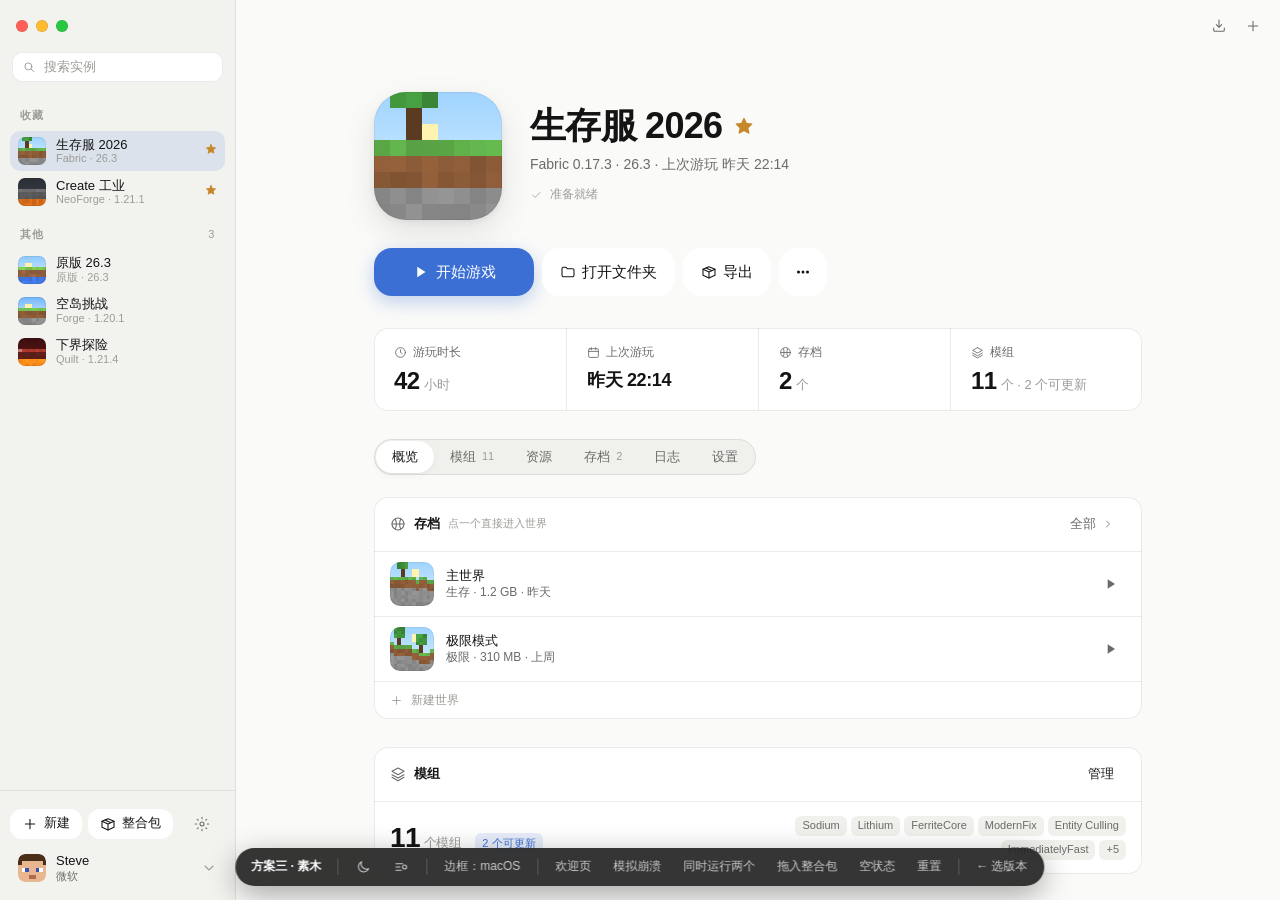
<file: bark/preview/v3-editorial.html>
<!doctype html>
<html lang="zh-Hans">
<head>
<meta charset="utf-8">
<meta name="viewport" content="width=device-width, initial-scale=1">
<title>Yumu · 方案三 素木</title>
<link rel="stylesheet" href="shared.css?v=3">
<style>
:root {
  --font: -apple-system, BlinkMacSystemFont, "SF Pro Text", "Segoe UI Variable Text", "Segoe UI", "PingFang SC", "Hiragino Sans GB", "Microsoft YaHei UI", "Noto Sans CJK SC", sans-serif;
  --type-body: 13px;
  --radius-sm: 10px; --radius-md: 12px; --radius-lg: 18px; --radius-xl: 28px;
  --bg-canvas: #FAFAF8; --bg-sidebar: #F2F2EF; --surface-default: #FFFFFF; --surface-elevated: #FFFFFF; --surface-sunken: #F0F0ED;
  --surface-hover: rgba(0,0,0,.04); --surface-pressed: rgba(0,0,0,.07);
  --border-subtle: rgba(0,0,0,.08); --border-strong: rgba(0,0,0,.18);
  --text-primary: #141414; --text-secondary: #6B6B68; --text-tertiary: #9C9C98;
  --success: #2F8A5A; --warning: #C6882A; --danger: #C9453B;
  --elev-raised: 0 1px 1px rgba(0,0,0,.03), 0 2px 8px rgba(0,0,0,.04);
  --elev-overlay: 0 1px 3px rgba(0,0,0,.06), 0 16px 48px rgba(0,0,0,.14);
  --primary-shadow: 0 6px 18px color-mix(in srgb, var(--accent) 30%, transparent);
}
[data-theme="dark"] {
  --bg-canvas: #121212; --bg-sidebar: #0C0C0C; --surface-default: #1A1A1A; --surface-elevated: #222222; --surface-sunken: #0C0C0C;
  --surface-hover: rgba(255,255,255,.05); --surface-pressed: rgba(255,255,255,.09);
  --border-subtle: rgba(255,255,255,.08); --border-strong: rgba(255,255,255,.18);
  --text-primary: #F4F4F2; --text-secondary: #A3A3A0; --text-tertiary: #6A6A67;
  --success: #4FB57D; --warning: #E0A94A; --danger: #E26B61;
  --elev-raised: 0 1px 2px rgba(0,0,0,.4), 0 2px 10px rgba(0,0,0,.3);
  --elev-overlay: 0 2px 6px rgba(0,0,0,.5), 0 18px 50px rgba(0,0,0,.6);
}
[data-density="compact"] { --type-body: 12px; }

.app { position: fixed; inset: 0; display: grid; grid-template-columns: 236px 1fr; background: var(--bg-canvas); overflow: hidden; }
.app[data-frame="win"] { font-family: "Segoe UI Variable Text", "Segoe UI", var(--font); }
.app[data-frame="linux"] { font-family: Cantarell, Inter, var(--font); }

/* 侧栏 */
.sidebar { background: var(--bg-sidebar); display: flex; flex-direction: column; min-height: 0; border-right: 1px solid var(--border-subtle); }
.sb-top { height: 52px; display: flex; align-items: center; padding: 0 16px; gap: 8px; -webkit-app-region: drag; }
.lights { display: flex; gap: 8px; }
.lights i { width: 12px; height: 12px; border-radius: 50%; background: #ff5f57; box-shadow: inset 0 0 0 .5px rgba(0,0,0,.15); }
.lights i:nth-child(2) { background: #febc2e; } .lights i:nth-child(3) { background: #28c840; }
.app:not([data-frame="mac"]) .lights { display: none; }
.sb-brand { display: none; align-items: center; gap: 8px; font-weight: 600; letter-spacing: -0.01em; }
.sb-brand i { width: 20px; height: 20px; border-radius: 6px; background: var(--accent); color: #fff; display: grid; place-items: center; }
.app:not([data-frame="mac"]) .sb-brand { display: flex; }
.sb-search { padding: 0 12px 8px; }
.sb-search .field { background: var(--surface-default); box-shadow: inset 0 0 0 1px var(--border-subtle); }
.sb-search .field:focus-within { box-shadow: 0 0 0 2px var(--accent); }
.sb-list { flex: 1; overflow: auto; padding: 4px 10px 10px; display: flex; flex-direction: column; gap: 1px; }
.sb-head { font-size: 11px; font-weight: 600; color: var(--text-tertiary); letter-spacing: .05em; padding: 14px 10px 6px; display: flex; align-items: center; gap: 6px; }
.sb-head .count { margin-left: auto; font-weight: 500; }
.sb-row { display: flex; align-items: center; gap: 10px; height: 40px; padding: 0 8px; border-radius: var(--radius-sm); cursor: default; user-select: none; position: relative; transition: background var(--motion-quick); }
.sb-row:hover { background: var(--surface-hover); }
.sb-row.on { background: var(--accent-tint); }
.sb-row .thumb { width: 28px; height: 28px; border-radius: 7px; background-size: cover; background-position: center; image-rendering: pixelated; flex: none; box-shadow: inset 0 0 0 1px rgba(0,0,0,.08); }
[data-density="compact"] .sb-row { height: 34px; } [data-density="compact"] .sb-row .thumb { width: 22px; height: 22px; border-radius: 6px; }
.sb-row .texts { flex: 1; min-width: 0; line-height: 1.2; }
.sb-row .texts span { display: block; white-space: nowrap; overflow: hidden; text-overflow: ellipsis; font-weight: 500; }
.sb-row .texts small { color: var(--text-tertiary); font-size: 11px; display: block; white-space: nowrap; overflow: hidden; text-overflow: ellipsis; }
.sb-row.running small { color: var(--success); font-variant-numeric: tabular-nums; }
.sb-row .stop { opacity: 0; transition: opacity var(--motion-quick); width: 26px; height: 26px; }
.sb-row:hover .stop { opacity: 1; }
.sb-row:hover .dot { display: none; }
.sb-row .stop:hover { color: var(--danger); }
.sb-bottom { padding: 10px; display: flex; flex-direction: column; gap: 8px; border-top: 1px solid var(--border-subtle); }
.sb-actions { display: flex; gap: 6px; }
.sb-actions .btn { flex: 1; }
.account-bar { display: flex; align-items: center; gap: 10px; padding: 6px 8px; border-radius: var(--radius-sm); cursor: pointer; transition: background var(--motion-quick); position: relative; }
.account-bar:hover { background: var(--surface-hover); }
.account-bar .avatar { width: 28px; height: 28px; border-radius: 7px; overflow: hidden; flex: none; }
.account-bar .texts { flex: 1; min-width: 0; line-height: 1.2; }
.account-bar .texts small { color: var(--text-secondary); font-size: 11px; }
.import-status { margin: 0 0 4px; padding: 10px 12px; background: var(--surface-default); border-radius: var(--radius-sm); display: grid; gap: 6px; font-size: 11px; color: var(--text-secondary); box-shadow: inset 0 0 0 1px var(--border-subtle); }

/* 主区 */
.main { position: relative; min-width: 0; min-height: 0; display: flex; flex-direction: column; overflow: hidden; }
.main-toolbar { height: 52px; flex: none; display: flex; align-items: center; justify-content: flex-end; padding: 0 12px; gap: 4px; z-index: 5; -webkit-app-region: drag; background: transparent; }
.main-toolbar .btn { -webkit-app-region: no-drag; }
.running-pill { display: inline-flex; align-items: center; gap: 6px; height: 26px; padding: 0 10px 0 8px; border-radius: 999px; background: var(--surface-elevated); box-shadow: inset 0 0 0 1px var(--border-subtle); font-size: 12px; font-weight: 500; margin-right: 8px; cursor: pointer; border: 0; color: var(--text-primary); -webkit-app-region: no-drag; }
.running-pill:hover { background: var(--surface-sunken); }
.wincontrols { display: none; gap: 2px; margin-left: 8px; }
.wincontrols i { width: 40px; height: 30px; display: grid; place-items: center; color: inherit; border-radius: 4px; font-size: 11px; }
.wincontrols i:last-child:hover { background: #c42b1c; color: #fff; }
.app[data-frame="win"] .wincontrols { display: flex; }
.gnome { display: none; margin-left: 8px; }
.gnome i { width: 24px; height: 24px; border-radius: 50%; background: rgba(128,128,128,.25); display: grid; place-items: center; font-size: 11px; }
.app[data-frame="linux"] .gnome { display: flex; }
.scroll { flex: 1; overflow: auto; min-height: 0; position: relative; }
.column { max-width: 840px; margin: 0 auto; padding: 40px 36px 72px; }
.column.wide { max-width: 980px; }

/* 通用：内嵌卡片 */
.card { background: var(--surface-default); border-radius: 14px; box-shadow: inset 0 0 0 1px var(--border-subtle); overflow: hidden; }
.card .chead { display: flex; align-items: center; gap: 8px; padding: 12px 16px; font-weight: 600; border-bottom: 1px solid var(--border-subtle); min-height: 46px; }
.card .chead small { color: var(--text-tertiary); font-weight: 400; }
.card .chead .btn { margin-left: auto; }
.card .chead svg { color: var(--text-secondary); }
.card .row { display: flex; align-items: center; gap: 12px; padding: 10px 16px; min-height: 52px; }
.card .row + .row { border-top: 1px solid var(--border-subtle); }
.card .row .texts { flex: 1; min-width: 0; line-height: 1.3; }
.card .row .texts b { font-weight: 500; display: block; white-space: nowrap; overflow: hidden; text-overflow: ellipsis; }
.card .row .texts small { color: var(--text-secondary); font-size: 12px; display: block; }
.card .row .btn.icon { opacity: 0; transition: opacity var(--motion-quick); }
.card .row:hover .btn.icon, .card .row .btn.icon.show { opacity: 1; }
.card .cempty { padding: 32px; text-align: center; color: var(--text-tertiary); display: flex; flex-direction: column; align-items: center; gap: 12px; }
.card .cfoot { padding: 10px 16px; border-top: 1px solid var(--border-subtle); color: var(--text-tertiary); font-size: 12px; display: flex; align-items: center; gap: 8px; }
.wthumb { width: 44px; height: 44px; border-radius: 10px; background-size: cover; background-position: center; image-rendering: pixelated; flex: none; box-shadow: inset 0 0 0 1px rgba(0,0,0,.06); }
.mi { width: 28px; height: 28px; border-radius: 8px; background: var(--accent-tint); color: var(--accent); display: grid; place-items: center; flex: none; }
.mi.plain { background: var(--surface-sunken); color: var(--text-secondary); }
.section { margin-top: 28px; }
.section-head { display: flex; align-items: baseline; gap: 10px; margin-bottom: 10px; padding: 0 2px; }
.section-head h3 { margin: 0; font-size: 15px; font-weight: 600; letter-spacing: -0.01em; }
.section-head small { color: var(--text-tertiary); }
.section-head .btn { margin-left: auto; }
.bar { display: flex; gap: 8px; align-items: center; margin-bottom: 12px; }
.bar .field { flex: 1; max-width: 320px; background: var(--surface-default); box-shadow: inset 0 0 0 1px var(--border-subtle); }
.bar .field:focus-within { box-shadow: 0 0 0 2px var(--accent); }
.twocol { display: grid; grid-template-columns: 1fr 1fr; gap: 16px; }
.notice { display: flex; align-items: center; gap: 14px; padding: 14px 16px; border-radius: 14px; background: var(--danger-tint); color: var(--text-primary); margin-bottom: 18px; }
.notice svg { color: var(--danger); flex: none; }
.notice .texts { flex: 1; } .notice b { display: block; } .notice small { color: var(--text-secondary); }
.tl .row { align-items: flex-start; min-height: 0; padding: 12px 16px; }
.tl .row .dot { margin-top: 5px; background: var(--border-strong); }
.tl .row .texts small { margin-top: 1px; }
.tl .row time { margin-left: auto; color: var(--text-tertiary); font-size: 12px; white-space: nowrap; }

/* 实例页：头部 */
.ihead { display: flex; align-items: center; gap: 28px; }
.ihead .art { width: 128px; height: 128px; border-radius: 32px; background-size: cover; background-position: center; image-rendering: pixelated; flex: none; box-shadow: 0 12px 32px rgba(0,0,0,.10), 0 2px 6px rgba(0,0,0,.06), inset 0 0 0 1px rgba(0,0,0,.06); }
.ihead .texts { flex: 1; min-width: 0; }
.ihead .name { font-size: 36px; font-weight: 700; letter-spacing: -0.02em; line-height: 1.1; display: flex; align-items: center; gap: 12px; }
.ihead .name .fav { color: var(--text-tertiary); cursor: pointer; display: inline-flex; transition: color var(--motion-quick), transform var(--motion-quick); }
.ihead .name .fav.on { color: var(--warning); }
.ihead .name .fav:hover { transform: scale(1.1); }
.ihead .sub { color: var(--text-secondary); font-size: 14px; margin-top: 8px; }
.ihead .status { margin-top: 10px; min-height: 22px; display: flex; align-items: center; gap: 8px; color: var(--text-tertiary); font-size: 12px; }
.ihead .status .tag { height: 22px; font-size: 12px; padding: 0 8px; }
.ihead .status .tag .dot { width: 6px; height: 6px; }
.actions { display: flex; gap: 8px; align-items: center; margin-top: 28px; }
.actions .btn.xl:not(.primary) { min-width: 0; padding: 0 18px; }
.actions .btn.more { width: 48px; min-width: 0; padding: 0; }
.actions .btn.xl { height: 48px; }

/* 实例页：统计条 */
.strip { display: grid; grid-template-columns: repeat(4, 1fr); background: var(--surface-default); border-radius: 14px; box-shadow: inset 0 0 0 1px var(--border-subtle); margin-top: 32px; }
.strip .cell { padding: 16px 20px; display: flex; flex-direction: column; gap: 6px; border-left: 1px solid var(--border-subtle); min-width: 0; }
.strip .cell:first-child { border-left: 0; }
.strip .cell small { color: var(--text-secondary); font-size: 12px; display: flex; align-items: center; gap: 6px; }
.strip .cell b { font-size: 24px; font-weight: 600; letter-spacing: -0.02em; font-variant-numeric: tabular-nums; line-height: 1.15; white-space: nowrap; overflow: hidden; text-overflow: ellipsis; }
.strip .cell b em { font-style: normal; font-size: 13px; color: var(--text-tertiary); font-weight: 500; margin-left: 4px; letter-spacing: 0; }
.strip .cell b.text { font-size: 18px; padding: 3px 0; }

/* 分段（大） */
.segmented.large { height: 36px; border-radius: 999px; background: var(--surface-sunken); box-shadow: inset 0 0 0 1px var(--border-subtle); margin-top: 28px; }
.segmented.large button { border-radius: 999px; padding: 0 16px; font-size: 13px; }
.segmented.large .thumb { border-radius: 999px; }
.segmented.large .count { font-size: 11px; color: var(--text-tertiary); }
.tabbody { padding-top: 22px; position: relative; }

/* 模组行 */
.mrow .tag { margin-right: 2px; }

/* 日志 */
.console { background: #141414; color: #d7d3cb; border-radius: 14px; padding: 16px 18px; font: 12px/1.7 ui-monospace, "SF Mono", Menlo, Consolas, monospace; max-height: 440px; overflow: auto; white-space: pre; box-shadow: inset 0 0 0 1px rgba(255,255,255,.06); }
.console .i { color: #8fa9c6; } .console .w { color: #e0a94a; } .console .e { color: #e26b61; }

/* 整合包页 */
.ptitle h1 { margin: 0 0 6px; font-size: 30px; font-weight: 700; letter-spacing: -0.02em; }
.ptitle p { margin: 0 0 20px; color: var(--text-secondary); font-size: 14px; max-width: 560px; }
.ptitle .field.large { background: var(--surface-default); box-shadow: inset 0 0 0 1px var(--border-subtle); height: 42px; }
.ptitle .field.large:focus-within { box-shadow: 0 0 0 2px var(--accent); }
.chips { display: flex; gap: 6px; flex-wrap: wrap; margin: 14px 0 20px; }
.chip { height: 28px; padding: 0 12px; border-radius: 999px; background: transparent; box-shadow: inset 0 0 0 1px var(--border-subtle); color: var(--text-secondary); font-weight: 500; display: inline-flex; align-items: center; gap: 6px; cursor: pointer; border: 0; transition: all var(--motion-quick); }
.chip:hover { background: var(--surface-hover); color: var(--text-primary); }
.chip.on { background: var(--text-primary); color: var(--bg-canvas); box-shadow: none; }
.prow { display: flex; align-items: center; gap: 18px; height: 96px; padding: 0 16px; }
.prow + .prow { border-top: 1px solid var(--border-subtle); }
.prow .pcover { width: 128px; height: 72px; border-radius: 10px; background-size: cover; background-position: center; image-rendering: pixelated; flex: none; box-shadow: inset 0 0 0 1px rgba(0,0,0,.06); }
.prow .texts { flex: 1; min-width: 0; }
.prow .texts b { font-size: 15px; font-weight: 600; display: block; letter-spacing: -0.01em; }
.prow .texts small { color: var(--text-secondary); font-size: 12px; display: block; margin-top: 1px; }
.prow .texts p { margin: 5px 0 0; color: var(--text-secondary); font-size: 12px; white-space: nowrap; overflow: hidden; text-overflow: ellipsis; }
.prow .ptags { display: flex; gap: 4px; margin-top: 7px; }
.prow .btn { flex: none; }

/* 设置页 */
.settings { display: grid; grid-template-columns: 196px 1fr; gap: 36px; align-items: start; }
.settings nav { display: flex; flex-direction: column; gap: 2px; position: sticky; top: 0; }
.settings nav h2 { margin: 0 10px 14px; font-size: 26px; font-weight: 700; letter-spacing: -0.02em; }
.settings nav button { appearance: none; border: 0; background: transparent; display: flex; align-items: center; gap: 10px; height: 36px; padding: 0 10px; border-radius: var(--radius-sm); color: var(--text-primary); cursor: pointer; font-weight: 500; transition: background var(--motion-quick); text-align: left; }
.settings nav button:hover { background: var(--surface-hover); }
.settings nav button.on { background: var(--accent); color: #fff; }
.settings nav .sq { width: 24px; height: 24px; border-radius: 7px; background: var(--c); color: #fff; display: grid; place-items: center; flex: none; box-shadow: inset 0 0 0 1px rgba(0,0,0,.06); }
.settings .content { min-width: 0; padding-top: 4px; }
.settings .content h2 { margin: 0 0 18px; font-size: 22px; font-weight: 700; letter-spacing: -0.02em; }

/* 欢迎页与空状态 */
.welcome { max-width: 640px; margin: 0 auto; padding: 48px 0 40px; display: flex; flex-direction: column; align-items: center; gap: 28px; text-align: center; }
.welcome .collage { display: flex; width: 100%; height: 120px; border-radius: 18px; overflow: hidden; box-shadow: var(--elev-raised), inset 0 0 0 1px var(--border-subtle); }
.welcome .collage i { flex: 1; background-size: cover; background-position: center; image-rendering: pixelated; display: block; animation: rowIn var(--motion-emphasized) both; }
.welcome h1 { margin: 0; font-size: 40px; font-weight: 700; letter-spacing: -0.025em; line-height: 1.1; }
.welcome p.lead { margin: 10px 0 0; color: var(--text-secondary); font-size: 15px; max-width: 440px; }
.welcome .card { width: 100%; text-align: left; }
.welcome .card .row { padding: 14px 16px; min-height: 64px; gap: 14px; }
.welcome .n { width: 28px; height: 28px; border-radius: 50%; background: var(--surface-sunken); color: var(--text-secondary); display: grid; place-items: center; font-weight: 600; font-size: 12px; flex: none; box-shadow: inset 0 0 0 1px var(--border-subtle); }
.welcome .n.done { background: var(--success); color: #fff; box-shadow: none; }
.welcome .row .texts b { font-size: 14px; font-weight: 600; }
.welcome .row .btns { display: flex; gap: 6px; flex: none; }
.welcome .skip { color: var(--text-tertiary); font-size: 13px; cursor: pointer; background: transparent; border: 0; padding: 4px 8px; border-radius: 6px; }
.welcome .skip:hover { color: var(--text-primary); background: var(--surface-hover); }
.empty { max-width: 520px; margin: 0 auto; min-height: 60vh; display: flex; flex-direction: column; align-items: center; justify-content: center; text-align: center; gap: 14px; padding: 40px 0; }
.empty .art { width: 96px; height: 96px; border-radius: 28px; background: var(--surface-default); display: grid; place-items: center; color: var(--text-tertiary); box-shadow: inset 0 0 0 1px var(--border-subtle); }
.empty h2 { margin: 0; font-size: 24px; font-weight: 700; letter-spacing: -0.02em; } .empty p { margin: 0; color: var(--text-secondary); max-width: 380px; }
.empty .hint { color: var(--text-tertiary); font-size: 12px; }

/* 账号弹层 */
.popover { position: absolute; left: 10px; bottom: 60px; z-index: 60; width: 216px; background: var(--surface-elevated); border-radius: 14px; box-shadow: var(--elev-overlay), inset 0 0 0 1px var(--border-subtle); padding: 6px; transform-origin: bottom left; animation: menuIn var(--motion-standard) both; }
.popover .prow { display: flex; align-items: center; gap: 10px; padding: 8px; height: auto; border-radius: var(--radius-sm); cursor: pointer; border-top: 0 !important; }
.popover .prow:hover { background: var(--surface-hover); }
.popover .prow .avatar { width: 30px; height: 30px; border-radius: 8px; overflow: hidden; }
.popover .prow .texts { flex: 1; line-height: 1.2; } .popover .prow small { color: var(--text-secondary); font-size: 11px; }
.popover hr { border: 0; border-top: 1px solid var(--border-subtle); margin: 4px 8px; }

/* 运行中弹层 */
.runpop { position: absolute; top: 48px; right: 12px; z-index: 60; width: 300px; background: var(--surface-elevated); border-radius: 14px; box-shadow: var(--elev-overlay), inset 0 0 0 1px var(--border-subtle); padding: 6px; animation: menuIn var(--motion-standard) both; transform-origin: top right; }
.runpop .rrow { display: flex; align-items: center; gap: 10px; padding: 8px; border-radius: var(--radius-sm); }
.runpop .rrow:hover { background: var(--surface-hover); }
.runpop .thumb { width: 32px; height: 32px; border-radius: 8px; background-size: cover; image-rendering: pixelated; }
.runpop .texts { flex: 1; line-height: 1.2; } .runpop .texts small { color: var(--success); font-size: 11px; font-variant-numeric: tabular-nums; }
.runpop .head { padding: 8px 10px 4px; font-size: 11px; font-weight: 600; color: var(--text-tertiary); letter-spacing: .05em; }

.sheet .segmented button { padding: 0 10px; }
</style>
</head>
<body>
<div class="app" id="app" data-frame="mac">
  <aside class="sidebar">
    <div class="sb-top"><div class="lights"><i></i><i></i><i></i></div><div class="sb-brand"><i data-icon="cube" data-size="12"></i>Yumu</div></div>
    <div class="sb-search"><div class="field"><span data-icon="search"></span><input placeholder="搜索实例" id="sbSearch"></div></div>
    <div class="sb-list" id="sbList"></div>
    <div class="sb-bottom">
      <div id="importSlot"></div>
      <div class="sb-actions"><button class="btn" id="sbNew"><span data-icon="plus"></span>新建</button><button class="btn" id="sbPacks"><span data-icon="package"></span>整合包</button><button class="btn icon" id="sbSettings" title="设置"><span data-icon="gear"></span></button></div>
      <div class="account-bar" id="accountBar"></div>
    </div>
  </aside>
  <main class="main" id="main">
    <div class="main-toolbar" id="toolbar"></div>
    <div class="scroll" id="scroll"></div>
    <div id="overlays"></div>
  </main>
</div>
<script src="shared.js?v=3"></script>
<script>
const ACCENT = '#3B6FD4';
const state = { selected: 'survival', tab: 'overview', activity: {}, running: {}, crash: null, importing: null, settingsSection: 'general', welcomeDone: true };
const instances = DATA.instances;
const current = () => instances.find(i => i.id === state.selected);
const main = $('#main'), overlays = $('#overlays'), scroll = $('#scroll'), toolbar = $('#toolbar');

/* ---------- 侧栏 ---------- */
function elapsed(id) { const s = Math.floor((Date.now() - state.running[id]) / 1000); const m = Math.floor(s / 60), h = Math.floor(m / 60); return h ? `${h} 小时 ${m % 60} 分` : `${m} 分 ${String(s % 60).padStart(2, '0')} 秒`; }
function sbRow(ins, extra = '') {
  const act = state.activity[ins.id], running = state.running[ins.id];
  const sub = running ? `运行中 · ${elapsed(ins.id)}` : act === 'preparing' ? '准备中…' : act === 'installing' ? '正在安装…' : `${ins.loader || '原版'} · ${ins.version}`;
  const right = running ? `<span class="dot success breathe"></span><button class="btn icon stop" title="结束游戏" data-stop="${ins.id}">${icon('stop', 14)}</button>` : act ? '<span class="spinner"></span>' : ins.favorite ? `<span style="color:var(--warning)">${icon('starFill', 12)}</span>` : '';
  return `<div class="sb-row ${ins.id === state.selected && location.hash.startsWith('#/instance') ? 'on' : ''} ${running ? 'running' : ''} ${extra}" data-id="${ins.id}">
    ${SETTINGS.sidebarCovers ? `<div class="thumb" style="background-image:${cover(ins.id, ins.biome, 8, 8)}"></div>` : `<span style="color:var(--accent)">${icon(ins.loader ? 'puzzle' : 'cube')}</span>`}
    <div class="texts"><span>${ins.name}</span><small>${sub}</small></div>${right}</div>`;
}
function renderSidebar(opts = {}) {
  const q = ($('#sbSearch').value || '').trim();
  const list = instances.filter(i => !q || i.name.includes(q));
  const running = list.filter(i => state.running[i.id]);
  const fav = list.filter(i => i.favorite && !state.running[i.id]);
  const rest = list.filter(i => !i.favorite && !state.running[i.id]);
  let html = '';
  if (running.length) html += `<div class="sb-head"><span class="dot success breathe"></span>正在运行<span class="count">${running.length}</span></div>` + running.map(i => sbRow(i)).join('');
  if (fav.length) html += `<div class="sb-head">收藏</div>` + fav.map(i => sbRow(i)).join('');
  if (rest.length) html += `<div class="sb-head">${fav.length || running.length ? '其他' : '全部'}<span class="count">${rest.length}</span></div>` + rest.map(i => sbRow(i, opts.initial ? 'enter' : '')).join('');
  if (!list.length) html += `<div style="padding:24px 12px;color:var(--text-tertiary);text-align:center">${q ? '没有匹配的实例' : '还没有实例'}</div>`;
  $('#sbList').innerHTML = html;
  $$('.sb-row', $('#sbList')).forEach((r, n) => {
    if (opts.initial) r.style.animationDelay = Math.min(n, 6) * 20 + 'ms';
    r.onclick = e => { if (e.target.closest('[data-stop]')) return; go('/instance/' + r.dataset.id); };
    r.oncontextmenu = e => { e.preventDefault(); contextMenu(e, instances.find(i => i.id === r.dataset.id)); };
  });
  $$('[data-stop]', $('#sbList')).forEach(b => b.onclick = () => stop(b.dataset.stop));
  if (opts.enter) { const r = $(`.sb-row[data-id="${opts.enter}"]`); r && r.classList.add('enter', 'pop'); }
  const acc = DATA.accounts.find(a => a.active);
  $('#accountBar').innerHTML = `<div class="avatar">${face(acc.id, 28)}</div><div class="texts"><div>${acc.name}</div><small>${acc.kind}</small></div><span data-icon="chevronDown" style="color:var(--text-tertiary)"></span>`;
  hydrateIcons($('#accountBar'));
}
$('#sbSearch').oninput = () => renderSidebar();
setInterval(() => {
  if (!Object.keys(state.running).length) return;
  $$('.sb-row.running', $('#sbList')).forEach(r => { r.querySelector('small').textContent = `运行中 · ${elapsed(r.dataset.id)}`; });
  $$('.runpop .texts small[data-id]').forEach(s => s.textContent = `运行中 · ${elapsed(s.dataset.id)}`);
  $$('[data-elapsed]').forEach(s => { if (state.running[s.dataset.elapsed]) s.textContent = `运行中 · ${elapsed(s.dataset.elapsed)}`; });
}, 1000);

/* ---------- 工具栏 ---------- */
function renderToolbar() {
  const n = Object.keys(state.running).length;
  toolbar.innerHTML = `${n ? `<button class="running-pill" id="runPill"><span class="dot success breathe"></span>${n} 个实例运行中</button>` : ''}
    <button class="btn icon" title="导入整合包" id="tbImport">${icon('import')}</button>
    <button class="btn icon" title="新建实例" id="tbNew">${icon('plus')}</button>
    <div class="wincontrols"><i>&#x2500;</i><i>&#x25A1;</i><i>&#x2715;</i></div><div class="gnome"><i>&#x2715;</i></div>`;
  $('#tbImport').onclick = simulateDrop; $('#tbNew').onclick = openNew;
  const pill = $('#runPill'); if (pill) pill.onclick = () => {
    if ($('.runpop', overlays)) { $('.runpop', overlays).remove(); return; }
    const p = el(`<div class="runpop"><div class="head">正在运行</div>${Object.keys(state.running).map(id => { const i = instances.find(x => x.id === id); return `<div class="rrow"><div class="thumb" style="background-image:${cover(i.id, i.biome, 8, 8)}"></div><div class="texts"><div>${i.name}</div><small data-id="${id}">运行中 · ${elapsed(id)}</small></div><button class="btn quiet" data-go="${id}">查看</button><button class="btn icon" data-stop="${id}" title="结束游戏">${icon('stop', 14)}</button></div>`; }).join('')}</div>`);
    overlays.appendChild(p);
    $$('[data-go]', p).forEach(b => b.onclick = () => { p.remove(); go('/instance/' + b.dataset.go); });
    $$('[data-stop]', p).forEach(b => b.onclick = () => { p.remove(); stop(b.dataset.stop); });
    setTimeout(() => document.addEventListener('pointerdown', function h(e) { if (!p.contains(e.target) && e.target !== pill && !pill.contains(e.target)) { p.remove(); document.removeEventListener('pointerdown', h); } }), 0);
  };
}

/* ---------- 页面挂载 ---------- */
function mount(html, cls = '') {
  const old = scroll.firstElementChild;
  if (old) { old.classList.add('out'); setTimeout(() => old.remove(), 320); }
  const page = el(`<div class="pane ${cls}" style="min-height:100%">${html}</div>`);
  scroll.appendChild(page); scroll.scrollTop = 0; hydrateIcons(page); bindSwitches(page);
  return page;
}

/* ---------- 实例页 ---------- */
const TABS = [['overview', '概览'], ['mods', '模组'], ['resources', '资源'], ['worlds', '存档'], ['logs', '日志'], ['settings', '设置']];
function renderInstance() {
  const ins = current(); renderToolbar();
  const page = mount(`<div class="column">
    <div class="ihead">
      <div class="art" style="background-image:${cover(ins.id, ins.biome, 8, 8)}"></div>
      <div class="texts">
        <div class="name"><span>${ins.name}</span><span class="fav ${ins.favorite ? 'on' : ''}" data-fav title="${ins.favorite ? '取消收藏' : '收藏'}">${icon(ins.favorite ? 'starFill' : 'star', 20)}</span></div>
        <div class="sub">${ins.loader ? `${ins.loader} ${ins.loaderVersion}` : '原版'} · ${ins.version} · 上次游玩 ${ins.lastPlayed}</div>
        <div class="status" id="heroStatus"></div>
      </div>
    </div>
    <div class="actions"><span id="heroAction"></span><button class="btn xl">${icon('folder', 16)}打开文件夹</button><button class="btn xl">${icon('package', 16)}导出</button><button class="btn xl more" id="heroMore" title="更多">${icon('more', 18)}</button></div>
    <div class="strip">
      <div class="cell"><small>${icon('clock', 13)}游玩时长</small><b>${ins.hours}<em>小时</em></b></div>
      <div class="cell"><small>${icon('calendar', 13)}上次游玩</small><b class="text">${ins.lastPlayed}</b></div>
      <div class="cell"><small>${icon('world', 13)}存档</small><b>${ins.worlds.length}<em>个</em></b></div>
      <div class="cell"><small>${icon('layers', 13)}模组</small><b>${ins.mods.length}<em>个${ins.mods.length ? ' · 2 个可更新' : ''}</em></b></div>
    </div>
    <div class="segmented large" id="tabs"><div class="thumb"></div>${TABS.map(([id, n]) => `<button aria-selected="${state.tab === id}" data-tab="${id}">${n}${id === 'mods' && ins.mods.length ? `<span class="count">${ins.mods.length}</span>` : ''}${id === 'worlds' && ins.worlds.length ? `<span class="count">${ins.worlds.length}</span>` : ''}</button>`).join('')}</div>
    <div class="tabbody" id="tabbody"></div>
  </div>`);
  segmented($('#tabs', page), b => { state.tab = b.dataset.tab; history.replaceState(null, '', `#/instance/${ins.id}/${state.tab}`); renderTab(page, true); });
  renderTab(page, false); renderHeroStatus(page);
  $('[data-fav]', page).onclick = () => { ins.favorite = !ins.favorite; renderInstance(); renderSidebar(); };
  $('#heroMore', page).onclick = e => { const r = e.currentTarget.getBoundingClientRect(); menu(main, r.left, r.bottom + 6, moreItems(ins)); };
}
function renderHeroStatus(page) {
  const ins = current(); const act = state.activity[ins.id], running = state.running[ins.id];
  const st = $('#heroStatus', page), ac = $('#heroAction', page); if (!st) return;
  st.innerHTML = running ? `<span class="tag success"><span class="dot success breathe"></span><span data-elapsed="${ins.id}">运行中 · ${elapsed(ins.id)}</span></span>`
    : act === 'installing' ? `<span class="tag"><span class="spinner" style="width:10px;height:10px"></span><span id="instNum">正在安装…</span></span>`
    : act === 'preparing' ? `<span class="tag"><span class="spinner" style="width:10px;height:10px"></span>准备中…</span>`
    : state.crash === ins.id ? `<span class="tag danger">${icon('warning', 12)}上次运行崩溃</span>`
    : `${icon('check', 12)}<span>准备就绪</span>`;
  ac.innerHTML = running ? `<button class="btn xl stopping" id="playBtn">${icon('stop', 18)}结束游戏</button>` : `<button class="btn primary xl" id="playBtn" ${act ? 'disabled' : ''}>${icon('play', 18)}开始游戏</button>`;
  $('#playBtn', page).onclick = () => running ? stop(ins.id) : play(ins.id);
}
function worldRow(ins, w) { return `<div class="row" data-world="${w.name}" style="cursor:pointer"><div class="wthumb" style="background-image:${cover(ins.id + w.name, ins.biome, 12, 12)}"></div><div class="texts"><b>${w.name}</b><small>${w.mode} · ${w.size} · ${w.last}</small></div><button class="btn icon show" title="进入世界">${icon('play')}</button></div>`; }
function modRow(ins, m, i) { return `<div class="row mrow"><div class="mi">${icon('puzzle', 14)}</div><div class="texts"><b>${m}</b><small>${['0.6.13', '0.14.9', '7.0.2', '5.21.0', '1.7.4', '2.8.0'][i % 6]} · ${ins.loader} ${ins.version}${i === 0 ? ' · 必需：Fabric API' : ''}</small></div>${i < 2 ? '<span class="tag accent">有更新</span>' : ''}<button class="btn icon" title="更多">${icon('more')}</button><button class="switch" aria-checked="${i !== 4}"></button></div>`; }
function renderTab(page, animate) {
  const ins = current(); const body = $('#tabbody', page); const old = body.firstElementChild;
  if (old) { if (animate) { old.classList.add('out'); setTimeout(() => old.remove(), 320); } else old.remove(); }
  const t = state.tab; let html = '';
  if (t === 'overview') html = `
    ${state.crash === ins.id ? `<div class="notice">${icon('warning', 22)}<div class="texts"><b>上次运行因内存不足退出</b><small>游戏在加载区块时耗尽了 2 GB 内存。把内存调到 4 GB 通常能解决。</small></div><button class="btn primary">把内存调到 4 GB</button><button class="btn" data-tab-go="logs">查看日志</button></div>` : ''}
    <div class="card"><div class="chead">${icon('world')}存档<small>${ins.worlds.length ? '点一个直接进入世界' : ''}</small><button class="btn quiet" data-tab-go="worlds">全部${icon('chevron', 12)}</button></div>
      ${ins.worlds.length ? ins.worlds.slice(0, 3).map(w => worldRow(ins, w)).join('') : `<div class="cempty"><span>还没有存档。开始游戏后在这里出现。</span></div>`}
      <div class="cfoot">${icon('plus', 13)}新建世界</div></div>
    <div class="section"><div class="card"><div class="chead">${icon('layers')}模组${ins.loader ? `<button class="btn" data-tab-go="mods">管理</button>` : ''}</div>
      ${ins.loader ? `<div class="row" style="min-height:72px"><div class="texts" style="display:flex;align-items:baseline;gap:14px"><b style="font-size:28px;font-weight:600;letter-spacing:-0.02em">${ins.mods.length}<em style="font-style:normal;font-size:13px;color:var(--text-tertiary);font-weight:500;margin-left:4px">个模组</em></b><span class="tag accent">2 个可更新</span></div><div style="display:flex;gap:4px;flex-wrap:wrap;justify-content:flex-end;max-width:360px">${ins.mods.slice(0, 6).map(m => `<span class="tag">${m}</span>`).join('')}${ins.mods.length > 6 ? `<span class="tag">+${ins.mods.length - 6}</span>` : ''}</div></div>` : `<div class="cempty" style="padding:24px"><span>这是原版实例，没有模组加载器。</span><button class="btn" id="toFabric">新建一个 Fabric 实例</button></div>`}
    </div></div>
    <div class="section"><div class="card tl"><div class="chead">${icon('clock')}最近活动</div>
      <div class="row"><span class="dot"></span><div class="texts"><b>游玩了 2 小时 14 分</b><small>世界「${ins.worlds[0]?.name || '新的世界'}」</small></div><time>${ins.lastPlayed}</time></div>
      <div class="row"><span class="dot"></span><div class="texts"><b>更新了 Sodium 到 0.6.13</b><small>自动处理了依赖</small></div><time>上周</time></div>
      <div class="row"><span class="dot"></span><div class="texts"><b>创建了世界「${ins.worlds[0]?.name || '新的世界'}」</b><small>${ins.worlds[0]?.mode || '生存'}模式</small></div><time>两周前</time></div>
    </div></div>`;
  else if (t === 'mods') html = !ins.loader ? `<div class="card"><div class="cempty"><span>这是原版实例，没有模组加载器。</span><button class="btn primary" id="toFabric">新建一个 Fabric 实例</button></div></div>` : `
    <div class="bar"><div class="field">${icon('search')}<input placeholder="筛选已安装的模组"></div><div class="segmented"><div class="thumb"></div><button aria-selected="true">全部</button><button>已启用</button><button>可更新 <span class="count" style="font-size:10px;background:var(--accent-tint);color:var(--accent);padding:0 5px;border-radius:8px">2</span></button></div><span style="flex:1"></span><button class="btn">${icon('refresh')}全部更新</button><button class="btn primary">${icon('plus')}添加模组</button></div>
    <div class="card">${ins.mods.map((m, i) => modRow(ins, m, i)).join('')}</div>
    <div class="section"><div class="section-head"><h3>从 Modrinth 添加</h3><small>必需的依赖会自动一起装</small></div>
      <div class="field large" style="margin-bottom:10px;background:var(--surface-default);box-shadow:inset 0 0 0 1px var(--border-subtle)">${icon('search')}<input placeholder="搜索模组…" value="minimap"></div>
      <div class="card">${['Xaero 小地图', 'JourneyMap', 'Antique Atlas'].map((m, i) => `<div class="row"><div class="mi plain">${icon('puzzle', 14)}</div><div class="texts"><b>${m}</b><small>${['3,100 万', '2,500 万', '240 万'][i]} 次下载 · ${ins.loader} ${ins.version} 可用</small></div>${ins.mods.includes(m) ? '<span class="tag accent">已安装</span>' : '<button class="btn">安装</button>'}</div>`).join('')}</div></div>`;
  else if (t === 'resources') html = `<div class="twocol">
    <div class="card"><div class="chead">${icon('sparkle')}光影包<button class="btn">添加…</button></div>${ins.shaders.length ? ins.shaders.map(s => `<div class="row"><div class="mi">${icon('sparkle', 14)}</div><div class="texts"><b>${s}</b><small>r5.4 · 正在使用</small></div><button class="switch" aria-checked="true"></button></div>`).join('') : '<div class="cempty">还没有光影包。需要 Iris 或 OptiFine。</div>'}</div>
    <div class="card"><div class="chead">${icon('image')}资源包<button class="btn">添加…</button></div>${ins.packs.length ? ins.packs.map(s => `<div class="row"><div class="mi">${icon('image', 14)}</div><div class="texts"><b>${s}</b><small>1.21 · 排在最上</small></div><button class="switch" aria-checked="true"></button></div>`).join('') : '<div class="cempty">还没有资源包。</div>'}</div></div>
    <div class="section"><div class="section-head"><h3>从 Modrinth 添加</h3></div><div class="field large" style="background:var(--surface-default);box-shadow:inset 0 0 0 1px var(--border-subtle)">${icon('search')}<input placeholder="搜索光影包或资源包…"></div></div>`;
  else if (t === 'worlds') html = `<div class="bar"><span style="color:var(--text-secondary)">${ins.worlds.length} 个世界 · 共 ${ins.worlds.length ? '1.5 GB' : '0 MB'}</span><span style="flex:1"></span><button class="btn">${icon('import')}导入世界</button><button class="btn">${icon('shield')}备份全部</button></div>
    <div class="card">${ins.worlds.length ? ins.worlds.map(w => worldRow(ins, w)).join('') : '<div class="cempty">还没有存档。</div>'}<div class="cfoot">${icon('plus', 13)}新建世界</div></div>`;
  else if (t === 'logs') html = `<div class="bar"><div class="field select" style="width:220px;flex:none"><select><option>最近一次运行 · ${ins.lastPlayed}</option><option>上一次</option><option>崩溃报告 2026-10-06</option></select></div><div class="field" style="flex:1;max-width:260px">${icon('search')}<input placeholder="搜索日志"></div><span style="flex:1"></span><button class="btn">${icon('copy')}复制</button><button class="btn">${icon('folder')}日志目录</button></div>
    ${state.crash === ins.id ? `<div class="notice">${icon('warning', 22)}<div class="texts"><b>崩溃报告：内存不足（OutOfMemoryError）</b><small>Yumu 识别到这是内存问题，和模组冲突无关。</small></div><button class="btn primary">把内存调到 4 GB</button></div>` : ''}
    <div class="console"><span class="i">[22:14:03] [main/INFO]</span> Loading Minecraft ${ins.version} with ${ins.loader || 'Vanilla'} ${ins.loaderVersion}
<span class="i">[22:14:03] [main/INFO]</span> Loading ${ins.mods.length + 3} mods:
${ins.mods.slice(0, 5).map(m => `    - ${m.toLowerCase().replace(/[^a-z]/g, '')} 0.6.13`).join('\n')}
<span class="i">[22:14:05] [Render thread/INFO]</span> Backend library: LWJGL version 3.3.4
<span class="i">[22:14:05] [Render thread/INFO]</span> OpenGL 4.1 Metal - 89.4 · Apple M3 Pro
<span class="w">[22:14:06] [Render thread/WARN]</span> Shader "complementary" requires Iris 1.8; found 1.8.1
<span class="i">[22:14:09] [Render thread/INFO]</span> Sound engine started
<span class="i">[22:14:11] [Server thread/INFO]</span> Preparing level "${ins.worlds[0]?.name || 'world'}"
<span class="i">[22:14:14] [Server thread/INFO]</span> Preparing spawn area: 92%
${state.crash === ins.id ? `<span class="e">[22:31:40] [Server thread/ERROR]</span> java.lang.OutOfMemoryError: Java heap space
<span class="e">[22:31:40] [Server thread/ERROR]</span>     at net.minecraft.world.chunk.ChunkSection.read(ChunkSection.java:118)` : `<span class="i">[22:14:15] [Server thread/INFO]</span> Done (3.9s)! For help, type "help"`}</div>`;
  else if (t === 'settings') html = `
    <div class="sgroup"><h5>常规</h5>
      <div class="srow"><div class="stexts"><b>名称</b></div><div class="scontrol"><div class="field" style="width:240px"><input value="${ins.name}"></div></div></div>
      <div class="srow"><div class="stexts"><b>图标</b><small>显示在侧栏与页面顶部，可以用自定义图片。</small></div><div class="scontrol"><div class="iconpick">${['forest', 'plains', 'cave', 'sky', 'nether', 'snow'].map(b => `<button class="${b === ins.biome ? 'on' : ''}" style="background-image:${cover(ins.id, b, 8, 8)}" data-biome="${b}"></button>`).join('')}<button class="custom" title="自定义图片…">${icon('image')}</button></div></div></div>
      <div class="srow"><div class="stexts"><b>收藏</b><small>收藏的实例在侧栏置顶。</small></div><div class="scontrol"><button class="switch" aria-checked="${ins.favorite}"></button></div></div>
    </div>
    <div class="sgroup"><h5>游戏</h5>
      <div class="srow"><div class="stexts"><b>窗口</b></div><div class="scontrol"><div class="field select" style="width:180px"><select><option>跟随上次</option><option>1920 × 1080</option><option>全屏</option></select></div></div></div>
      <div class="srow"><div class="stexts"><b>开始游戏后</b></div><div class="scontrol"><div class="field select" style="width:180px"><select><option>跟随全局设置</option><option>保持 Yumu 打开</option><option>隐藏 Yumu</option></select></div></div></div>
      <div class="srow"><div class="stexts"><b>直接进入世界</b><small>跳过主菜单，开始游戏时直接加载这个世界。</small></div><div class="scontrol"><div class="field select" style="width:180px"><select><option>不跳过</option>${ins.worlds.map(w => `<option>${w.name}</option>`).join('')}</select></div></div></div>
    </div>
    <div class="sgroup"><h5>Java 与内存</h5>
      <div class="srow"><div class="stexts"><b>内存</b><small>内存越大加载越快，但不要超过物理内存的一半。这台电脑有 36 GB。</small></div><div class="scontrol"><div class="field" style="width:100px"><input value="${state.crash === ins.id ? '2 GB' : '4 GB'}"></div></div></div>
      <div class="srow"><div class="stexts"><b>Java</b><small>自动会用 Mojang 为 ${ins.version} 指定的运行时。</small></div><div class="scontrol"><div class="field select" style="width:240px"><select>${DATA.javas.map((j, i) => `<option>${i === 0 ? '自动（' + j.name + '）' : j.name}</option>`).join('')}</select></div></div></div>
    </div>
    <div class="disclosure" data-open="false" style="margin-bottom:18px"><button type="button">${icon('chevron')}高级</button><div class="body-wrap"><div><div class="sgroup" style="margin-top:12px">
      <div class="srow"><div class="stexts"><b>加载器版本</b></div><div class="scontrol"><div class="field select" style="width:180px"><select><option>${ins.loaderVersion || '——'}（已固定）</option><option>最新</option></select></div></div></div>
      <div class="srow"><div class="stexts"><b>JVM 参数</b><small>覆盖全局设置。</small></div><div class="scontrol"><div class="field" style="width:320px"><input placeholder="留空用默认值"></div></div></div>
      <div class="srow"><div class="stexts"><b>启动前命令</b><small>在游戏进程拉起前执行。</small></div><div class="scontrol"><div class="field" style="width:320px"><input placeholder="例如 ./sync-saves.sh"></div></div></div>
      <div class="srow"><div class="stexts"><b>环境变量</b></div><div class="scontrol"><button class="btn">编辑…</button></div></div>
    </div></div></div></div>
    <div class="sgroup"><div class="srow"><div class="stexts"><b style="color:var(--danger)">删除实例</b><small>存档、模组和设置会一起删除，不能撤销。</small></div><div class="scontrol"><button class="btn danger" id="delBtn">删除实例…</button></div></div></div>`;
  const pane = el(`<div class="pane">${html}</div>`); body.appendChild(pane);
  hydrateIcons(pane); bindSwitches(pane); bindDisclosures(pane); bindIconPick(pane); $$('.segmented', pane).forEach(s => segmented(s));
  $$('[data-tab-go]', pane).forEach(b => b.onclick = () => { const i = TABS.findIndex(t => t[0] === b.dataset.tabGo); $$('#tabs button', page)[i].click(); });
  $$('[data-biome]', pane).forEach(b => b.onclick = () => { ins.biome = b.dataset.biome; renderInstance(); renderSidebar(); });
  const f = $('#toFabric', pane); if (f) f.onclick = () => openNew('Fabric');
  const d = $('#delBtn', pane); if (d) d.onclick = () => confirmDelete(ins);
  $$('.row[data-world]', pane).forEach(w => w.onclick = () => !state.running[ins.id] && !state.activity[ins.id] && play(ins.id));
}

/* ---------- 整合包页 ---------- */
function renderPacks() {
  renderToolbar();
  const page = mount(`<div class="column"><div class="ptitle"><h1>整合包</h1><p>安装会新建一个实例，整合包需要的东西全部自动装好。拖入 .mrpack 也可以。</p>
    <div class="field large">${icon('search')}<input placeholder="搜索 Modrinth 整合包…"></div>
    <div class="chips"><button class="chip on">全部</button><button class="chip">优化</button><button class="chip">冒险</button><button class="chip">科技</button><button class="chip">魔法</button><button class="chip">空岛</button><button class="chip">原版+</button><span style="flex:1"></span><button class="chip">${icon('sliders', 13)}版本与加载器</button></div></div>
    <div class="card">${DATA.packs.map((p, i) => `<div class="prow"><div class="pcover" style="background-image:${cover(p.name, p.biome, 40, 22)}"></div><div class="texts"><b>${p.name}</b><small>${p.by} · ${p.dl} 次下载</small><p>${p.desc}</p><div class="ptags"><span class="tag">${p.loader}</span><span class="tag">${p.version}</span>${p.tags.map(t => `<span class="tag">${t}</span>`).join('')}</div></div><button class="btn primary" data-install="${i}">安装</button></div>`).join('')}</div>
    <p class="small" style="margin-top:14px;text-align:center">数据来自 Modrinth · 下载量为累计值</p></div>`);
  $$('[data-install]', page).forEach(b => b.onclick = () => importPack(DATA.packs[b.dataset.install]));
  $$('.chip', page).forEach(c => c.onclick = () => { $$('.chip', page).forEach(x => x.classList.remove('on')); c.classList.add('on'); });
}

/* ---------- 设置页 ---------- */
const SEC_COLORS = { general: '#8E8E93', appearance: '#BF5AF2', download: '#0A84FF', java: '#FF9F0A', accounts: '#30D158', about: '#5E5CE6' };
function renderSettings() {
  renderToolbar();
  const sec = SETTINGS_SECTIONS.find(s => s.id === state.settingsSection) || SETTINGS_SECTIONS[0];
  const page = mount(`<div class="column wide"><div class="settings"><nav><h2>设置</h2>${SETTINGS_SECTIONS.map(s => `<button class="${s.id === sec.id ? 'on' : ''}" data-sec="${s.id}"><span class="sq" style="--c:${SEC_COLORS[s.id] || '#8E8E93'}">${icon(s.icon, 14)}</span>${s.name}</button>`).join('')}</nav>
    <div class="content"><h2>${sec.name}</h2>${settingsSection(sec.id)}</div></div></div>`);
  $$('[data-sec]', page).forEach(b => b.onclick = () => go('/settings/' + b.dataset.sec));
  bindSettings(page, (theme) => { applyTheme(ACCENT); if (theme) renderSettings(); renderSidebar(); });
}

/* ---------- 欢迎与空状态 ---------- */
function renderWelcome() {
  renderToolbar();
  const page = mount(`<div class="column"><div class="welcome">
    <div class="collage">${['forest', 'plains', 'cave', 'sky', 'nether', 'snow'].map((b, i) => `<i style="background-image:${cover('w' + i, b, 16, 15)};animation-delay:${i * 50}ms"></i>`).join('')}</div>
    <div><h1>欢迎使用 Yumu</h1><p class="lead">一个简洁、轻量的 Minecraft 启动器。三步就能开始，剩下的交给它。</p></div>
    <div class="card">
      <div class="row"><div class="n done">${icon('check', 14)}</div><div class="texts"><b>登录账号</b><small>已用微软账号 Steve 登录。</small></div><button class="btn quiet" id="wAccounts">管理</button></div>
      <div class="row"><div class="n">2</div><div class="texts"><b>导入或新建</b><small>拖入整合包，或者从本机发现 3 个已有的存档。</small></div><div class="btns"><button class="btn" id="wDiscover">${icon('laptop')}导入本机存档</button><button class="btn" id="wPacks">${icon('package')}浏览整合包</button><button class="btn primary" id="wNew">${icon('plus')}新建实例</button></div></div>
      <div class="row"><div class="n">3</div><div class="texts"><b>开始游戏</b><small>Java、游戏文件自动准备好，点一下就行。</small></div></div>
    </div>
    <button class="skip" id="wSkip">以后再说</button>
  </div></div>`);
  $('#wNew', page).onclick = () => { state.welcomeDone = true; openNew(); }; $('#wPacks', page).onclick = () => { state.welcomeDone = true; go('/packs'); }; $('#wSkip', page).onclick = () => { state.welcomeDone = true; go('/'); };
  $('#wAccounts', page).onclick = () => { state.welcomeDone = true; go('/settings/accounts'); };
  $('#wDiscover', page).onclick = () => openSheet(overlays, `<h4>本机已有的 Minecraft</h4><p class="sub">在官方启动器里找到这些，勾选要导入的。</p><div class="card">${[['官方启动器 · 1.21.4', '2 个存档 · 1.1 GB'], ['官方启动器 · 1.20.1 (Forge)', '1 个存档 · 24 个模组'], ['HMCL · 生存', '1 个存档']].map(([a, b]) => `<div class="row"><div class="mi">${icon('laptop', 14)}</div><div class="texts"><b>${a}</b><small>${b}</small></div><button class="switch" aria-checked="true"></button></div>`).join('')}</div><div class="buttons"><button class="btn" data-close>取消</button><button class="btn primary" data-close>导入 3 个</button></div>`);
}
function renderEmpty() {
  renderToolbar();
  const page = mount(`<div class="column"><div class="empty"><div class="art">${icon('cube', 44)}</div><h2>还没有实例</h2><p>新建一个实例，或者导入整合包，剩下的交给 Yumu。</p>
    <div style="display:flex;gap:10px;margin-top:6px"><button class="btn primary large" id="eNew">新建实例</button><button class="btn large" id="ePacks">浏览整合包</button><button class="btn large" id="eDrop">导入整合包</button></div><span class="hint">拖入 .mrpack 即可导入</span></div></div>`);
  $('#eNew', page).onclick = () => openNew(); $('#ePacks', page).onclick = () => go('/packs'); $('#eDrop', page).onclick = simulateDrop;
}

/* ---------- 行为 ---------- */
function play(id) {
  const ins = instances.find(i => i.id === id); state.crash = state.crash === id ? null : state.crash;
  state.activity[id] = 'preparing'; refresh();
  setTimeout(() => {
    state.activity[id] = 'installing'; refresh();
    let done = 0; const total = 412;
    const t = setInterval(() => {
      done = Math.min(total, done + 20 + Math.random() * 40);
      const n = $('#instNum'); if (n && state.selected === id) n.textContent = `正在安装… ${Math.round(done)} / ${total} MB`;
      if (done >= total) { clearInterval(t); setTimeout(() => { delete state.activity[id]; state.running[id] = Date.now(); ins.lastPlayed = '刚刚'; refresh(); toast(overlays, `${ins.name} 已启动`); }, 300); }
    }, 160);
  }, 700);
}
function stop(id) { delete state.running[id]; refresh(); toast(overlays, `${instances.find(i => i.id === id).name} 已结束`); }
function refresh() { renderSidebar(); renderToolbar(); const p = scroll.querySelector('.pane:not(.out)'); if (p && location.hash.startsWith('#/instance')) renderHeroStatus(p); }

function moreItems(ins) { return [
  { icon: 'folder', label: '打开文件夹' }, { icon: 'package', label: '导出为 .mrpack…' }, { icon: 'refresh', label: '修复文件' }, '-',
  { icon: 'copy', label: '复制实例', run: () => duplicate(ins) }, { icon: 'pen', label: '重命名…', run: () => rename(ins) }, { icon: 'gear', label: '实例设置', run: () => { go('/instance/' + ins.id + '/settings'); } }, '-',
  { icon: 'trash', label: '删除实例', danger: true, run: () => confirmDelete(ins) } ]; }
function contextMenu(e, ins) { menu(main, e.clientX, e.clientY, [state.running[ins.id] ? { icon: 'stop', label: '结束游戏', run: () => stop(ins.id) } : { icon: 'play', label: '开始游戏', run: () => play(ins.id) }, { icon: ins.favorite ? 'star' : 'starFill', label: ins.favorite ? '取消收藏' : '收藏', run: () => { ins.favorite = !ins.favorite; refresh(); if (location.hash.startsWith('#/instance') && state.selected === ins.id) renderInstance(); } }, '-', ...moreItems(ins)]); }

function openNew(preset) {
  const { sheet, close } = openSheet(overlays, `<h4>新建实例</h4><p class="sub">不改任何项直接创建也没问题。</p>${newInstanceForm()}<div class="buttons"><button class="btn" data-close>取消</button><button class="btn primary" id="nCreate">创建</button></div>`);
  bindDisclosures(sheet); bindIconPick(sheet);
  if (typeof preset === 'string') { const b = $$('#nLoader button', sheet).find(b => b.textContent === preset); b && b.click(); }
  setTimeout(() => $('#nName', sheet).focus(), 60);
  $('#nCreate', sheet).onclick = () => {
    const loader = $('#nLoader [aria-selected="true"]', sheet).textContent; const ver = $('#nVer', sheet).value.replace(/（.*）|显示全部版本…/g, '') || '26.3';
    const name = $('#nName', sheet).value.trim() || ver; const biome = $('.iconpick button.on', sheet).title || 'forest';
    const id = 'n' + Date.now();
    instances.push({ id, name, loader: loader === '原版' ? null : loader, loaderVersion: loader === '原版' ? '' : '最新', version: ver, biome, lastPlayed: '从未', playtime: '0 分钟', hours: 0, favorite: false, mods: [], shaders: [], packs: [], worlds: [] });
    close(); state.tab = 'overview'; go('/instance/' + id); renderSidebar({ enter: id });
  };
}
function duplicate(ins) { const id = 'd' + Date.now(); instances.push({ ...ins, id, name: ins.name + ' 副本', favorite: false, lastPlayed: '从未', playtime: '0 分钟', hours: 0 }); go('/instance/' + id); renderSidebar({ enter: id }); toast(overlays, '实例已复制'); }
function rename(ins) { const { sheet, close } = openSheet(overlays, `<h4>重命名</h4><div class="field large"><input id="rn" value="${ins.name}"></div><div class="buttons"><button class="btn" data-close>取消</button><button class="btn primary" id="rnOk">重命名</button></div>`, 'confirm'); setTimeout(() => $('#rn', sheet).select(), 60); $('#rnOk', sheet).onclick = () => { ins.name = $('#rn', sheet).value.trim() || ins.name; close(); if (location.hash.startsWith('#/instance') && state.selected === ins.id) renderInstance(); renderSidebar(); }; }
function confirmDelete(ins) {
  const { sheet, close } = openSheet(overlays, `<h4>删除“${ins.name}”？</h4><p>它的 ${ins.worlds.length} 个存档和设置也会一起删除，不能撤销。</p><div class="buttons"><button class="btn" data-close>取消</button><button class="btn danger" id="doDel">删除实例</button></div>`, 'confirm');
  $('#doDel', sheet).onclick = () => {
    close(); const row = $(`.sb-row[data-id="${ins.id}"]`); row && row.classList.add('leave');
    setTimeout(() => { const i = instances.indexOf(ins); if (i >= 0) instances.splice(i, 1); delete state.running[ins.id]; delete state.activity[ins.id]; if (state.selected === ins.id) state.selected = instances[0]?.id; go(instances.length ? '/instance/' + state.selected : '/'); renderSidebar(); toast(overlays, '实例已删除', '撤销'); }, 280);
  };
}
function simulateDrop() {
  const d = el(`<div class="drop"><div class="box">${icon('import', 48)}拖入 .mrpack 即可导入</div></div>`); overlays.appendChild(d);
  setTimeout(() => { d.classList.add('out'); setTimeout(() => d.remove(), 200); importPack(DATA.packs[0]); }, 1000);
}
function importPack(pack) {
  if (state.importing) return; state.importing = pack.name;
  $('#importSlot').innerHTML = `<div class="import-status enter"><span id="impText">正在安装「${pack.name}」… 0%</span><div class="progress"><i id="impBar"></i></div></div>`;
  let p = 0; const t = setInterval(() => {
    p = Math.min(100, p + 3 + Math.random() * 8); const bar = $('#impBar'), txt = $('#impText');
    if (bar) { bar.style.width = p + '%'; txt.textContent = `正在安装「${pack.name}」… ${Math.round(p)}%`; }
    if (p >= 100) { clearInterval(t); setTimeout(() => {
      const s = $('#importSlot').firstElementChild; if (s) { s.classList.add('leave'); setTimeout(() => s.remove(), 300); }
      const id = 'p' + Date.now();
      instances.push({ id, name: pack.name, loader: pack.loader, loaderVersion: '最新', version: pack.version, biome: pack.biome, lastPlayed: '从未', playtime: '0 分钟', hours: 0, favorite: false, mods: [...MODS.perf, ...MODS.qol.slice(0, 2)], shaders: [], packs: [], worlds: [] });
      state.importing = null; state.tab = 'overview'; go('/instance/' + id); renderSidebar({ enter: id }); toast(overlays, '整合包已安装');
    }, 300); }
  }, 150);
}
$('#accountBar').onclick = () => {
  if ($('.popover', $('#app'))) { $('.popover', $('#app')).remove(); return; }
  const p = el(`<div class="popover">${DATA.accounts.map(a => `<div class="prow" data-acc="${a.id}"><div class="avatar">${face(a.id, 30)}</div><div class="texts"><div>${a.name}</div><small>${a.kind}</small></div>${a.active ? `<span style="color:var(--accent)">${icon('check')}</span>` : ''}</div>`).join('')}<hr><div class="prow" style="color:var(--accent)">${icon('plus')}<div class="texts">添加账号…</div></div><div class="prow" data-go-acc>${icon('users')}<div class="texts">管理账号</div></div></div>`);
  $$('[data-acc]', p).forEach(r => r.onclick = () => { DATA.accounts.forEach(a => a.active = a.id === r.dataset.acc); p.remove(); renderSidebar(); });
  $('[data-go-acc]', p).onclick = () => { p.remove(); go('/settings/accounts'); };
  $('#app').appendChild(p);
  setTimeout(() => document.addEventListener('pointerdown', function h(e) { if (!p.contains(e.target) && !$('#accountBar').contains(e.target)) { p.remove(); document.removeEventListener('pointerdown', h); } }), 0);
};
$('#sbNew').onclick = () => openNew(); $('#sbPacks').onclick = () => go('/packs'); $('#sbSettings').onclick = () => go('/settings');
document.addEventListener('keydown', e => { if ((e.metaKey || e.ctrlKey) && e.key === 'n') { e.preventDefault(); openNew(); } if ((e.metaKey || e.ctrlKey) && e.key === ',') { e.preventDefault(); go('/settings'); } });

/* ---------- 启动 ---------- */
applyTheme(ACCENT);
hydrateIcons();
designBar({ name: '方案三 · 素木', scenes: [{ id: 'welcome', label: '欢迎页' }, { id: 'crash', label: '模拟崩溃' }, { id: 'multi', label: '同时运行两个' }, { id: 'drop', label: '拖入整合包' }, { id: 'empty', label: '空状态' }, { id: 'reset', label: '重置' }],
  rerender: () => { applyTheme(ACCENT); renderSidebar(); }, scene: id => {
    if (id === 'welcome') { state.welcomeDone = false; go('/welcome'); }
    if (id === 'crash') { if (location.hash.startsWith('#/instance')) { delete state.running[state.selected]; delete state.activity[state.selected]; state.crash = state.selected; renderInstance(); renderSidebar(); } }
    if (id === 'multi') { ['survival', 'create'].forEach(id => { if (instances.find(i => i.id === id) && !state.running[id] && !state.activity[id]) play(id); }); }
    if (id === 'drop') simulateDrop();
    if (id === 'empty') { instances.splice(0, instances.length); state.running = {}; state.activity = {}; go('/'); renderSidebar(); }
    if (id === 'reset') location.reload();
  } });
router(parts => {
  $$('.runpop', overlays).forEach(x => x.remove()); $$('.popover', $('#app')).forEach(x => x.remove());
  const [p, a, b] = parts;
  if (!state.welcomeDone && p !== 'welcome') { go('/welcome'); return; }
  if (p === 'instance' && instances.find(i => i.id === a)) { state.selected = a; if (b) state.tab = b; renderInstance(); }
  else if (p === 'packs') renderPacks();
  else if (p === 'settings') { state.settingsSection = a || 'general'; renderSettings(); }
  else if (p === 'welcome') renderWelcome();
  else if (!instances.length) renderEmpty();
  else { go('/instance/' + (instances.find(i => i.id === state.selected) ? state.selected : instances[0].id)); return; }
  renderSidebar();
});
renderSidebar({ initial: true });
</script>
</body>
</html>
</file>
<file: bark/preview/shared.css>
/* 三个设计版本共用的控件。颜色、圆角、字体由各版本的令牌决定，这里只用变量。 */
:root {
  --motion-quick: 150ms cubic-bezier(0, 0, 0.2, 1);
  --motion-standard: 300ms cubic-bezier(0.2, 0.8, 0.2, 1);
  --motion-emphasized: 450ms cubic-bezier(0.34, 1.3, 0.64, 1);
  --accent-tint: color-mix(in srgb, var(--accent) 12%, transparent);
  --accent-tint-strong: color-mix(in srgb, var(--accent) 22%, transparent);
  --accent-hover: color-mix(in srgb, var(--accent) 88%, black);
  --danger-tint: color-mix(in srgb, var(--danger) 12%, transparent);
  color-scheme: light dark;
}
[data-motion="reduced"] { --motion-quick: 0ms linear; --motion-standard: 0ms linear; --motion-emphasized: 0ms linear; }
[data-theme="dark"] { --accent-hover: color-mix(in srgb, var(--accent) 85%, white); }

* { box-sizing: border-box; }
html, body { margin: 0; height: 100%; }
body { font: var(--type-body)/1.45 var(--font); color: var(--text-primary); background: var(--bg-canvas); -webkit-font-smoothing: antialiased; overflow: hidden; }
button { font: inherit; }
::-webkit-scrollbar { width: 10px; height: 10px; }
::-webkit-scrollbar-thumb { background: var(--border-strong); border-radius: 10px; border: 3px solid transparent; background-clip: padding-box; }
::-webkit-scrollbar-track { background: transparent; }

/* 按钮 */
.btn { appearance: none; border: 0; cursor: pointer; font-weight: 500; height: 30px; padding: 0 12px; border-radius: var(--radius-md); display: inline-flex; align-items: center; justify-content: center; gap: 6px; white-space: nowrap; background: var(--surface-elevated); color: var(--text-primary); box-shadow: inset 0 0 0 1px var(--border-subtle), var(--btn-shadow, none); position: relative; transition: background var(--motion-quick), transform var(--motion-quick), box-shadow var(--motion-quick), opacity var(--motion-quick), color var(--motion-quick); }
.btn::after { content: ""; position: absolute; inset: 0; border-radius: inherit; background: var(--surface-hover); opacity: 0; transition: opacity var(--motion-quick); pointer-events: none; }
.btn:hover::after { opacity: 1; }
.btn:active { transform: scale(0.97); }
.btn:disabled { opacity: .4; pointer-events: none; }
.btn:focus-visible { outline: 2px solid var(--accent); outline-offset: 2px; }
.btn.primary { background: var(--accent); color: #fff; box-shadow: var(--primary-shadow, none); }
.btn.primary::after { background: rgba(255,255,255,.12); }
.btn.text { background: transparent; box-shadow: none; color: var(--accent); }
.btn.quiet { background: transparent; box-shadow: none; color: var(--text-secondary); }
.btn.quiet:hover { color: var(--text-primary); }
.btn.danger { background: var(--danger-tint); color: var(--danger); box-shadow: none; }
.btn.large { height: 40px; padding: 0 20px; font-size: 14px; min-width: 132px; border-radius: var(--radius-lg); }
.btn.xl { height: 48px; padding: 0 26px; font-size: 15px; min-width: 160px; border-radius: var(--radius-lg); }
.btn.icon { width: 30px; padding: 0; background: transparent; box-shadow: none; color: var(--text-secondary); }
.btn.icon:hover { color: var(--text-primary); }
.btn svg { flex: none; }
.btn.stopping { background: var(--surface-elevated); color: var(--text-primary); }

/* 分段 */
.segmented { display: inline-flex; position: relative; background: var(--surface-sunken); border-radius: var(--radius-md); padding: 2px; height: 30px; isolation: isolate; align-self: flex-start; }
.segmented button { appearance: none; border: 0; background: transparent; font-weight: 500; color: var(--text-secondary); padding: 0 14px; border-radius: calc(var(--radius-md) - 2px); cursor: pointer; position: relative; z-index: 1; transition: color var(--motion-quick); white-space: nowrap; display: inline-flex; align-items: center; gap: 6px; }
.segmented button[aria-selected="true"] { color: var(--text-primary); }
.segmented button:disabled { opacity: .4; cursor: default; }
.segmented .thumb { position: absolute; top: 2px; bottom: 2px; left: 2px; width: 0; background: var(--surface-elevated); border-radius: calc(var(--radius-md) - 2px); box-shadow: var(--elev-raised); transition: transform var(--motion-standard), width var(--motion-standard); }
.segmented button:focus-visible { outline: 2px solid var(--accent); outline-offset: -2px; }

/* 下划线标签 */
.tabs { display: flex; gap: 4px; position: relative; border-bottom: 1px solid var(--border-subtle); }
.tabs button { appearance: none; border: 0; background: transparent; color: var(--text-secondary); font-weight: 500; height: 40px; padding: 0 14px; cursor: pointer; display: inline-flex; align-items: center; gap: 6px; transition: color var(--motion-quick); position: relative; }
.tabs button:hover { color: var(--text-primary); }
.tabs button[aria-selected="true"] { color: var(--text-primary); }
.tabs button .count { font-size: 11px; color: var(--text-tertiary); background: var(--surface-sunken); padding: 1px 6px; border-radius: 10px; }
.tabs .thumb { position: absolute; bottom: -1px; left: 0; height: 2px; width: 0; background: var(--accent); border-radius: 2px; transition: transform var(--motion-standard), width var(--motion-standard); }

/* 输入 */
.field { display: flex; align-items: center; gap: 8px; height: 30px; padding: 0 10px; border-radius: var(--radius-sm); background: var(--surface-sunken); transition: background var(--motion-quick), box-shadow var(--motion-quick); color: var(--text-primary); min-width: 0; }
.field:focus-within { background: var(--surface-elevated); box-shadow: 0 0 0 2px var(--accent); }
.field input, .field select, .field textarea { appearance: none; border: 0; background: transparent; font: inherit; color: inherit; flex: 1; min-width: 0; outline: none; padding: 0; }
.field input::placeholder { color: var(--text-tertiary); }
.field svg { width: 14px; height: 14px; color: var(--text-tertiary); flex: none; }
.field select { cursor: pointer; }
.field.select::after { content: ""; width: 7px; height: 7px; border-right: 1.5px solid var(--text-secondary); border-bottom: 1.5px solid var(--text-secondary); transform: rotate(45deg) translateY(-2px); flex: none; }
.field.large { height: 38px; border-radius: var(--radius-md); font-size: 14px; }

.switch { width: 40px; height: 22px; border-radius: 11px; background: var(--border-strong); position: relative; cursor: pointer; border: 0; padding: 0; transition: background var(--motion-quick); flex: none; }
.switch::before { content: ""; position: absolute; top: 2px; left: 2px; width: 18px; height: 18px; border-radius: 50%; background: #fff; box-shadow: 0 1px 3px rgba(0,0,0,.25); transition: transform var(--motion-standard); }
.switch[aria-checked="true"] { background: var(--accent); }
.switch[aria-checked="true"]::before { transform: translateX(18px); }
.switch:focus-visible { outline: 2px solid var(--accent); outline-offset: 2px; }

/* 反馈 */
.progress { height: 4px; border-radius: 2px; background: var(--surface-sunken); overflow: hidden; }
.progress > i { display: block; height: 100%; width: 0; background: var(--accent); border-radius: 2px; transition: width var(--motion-standard); }
.spinner { width: 14px; height: 14px; border-radius: 50%; border: 2px solid var(--border-strong); border-top-color: var(--accent); animation: spin .8s linear infinite; flex: none; }
@keyframes spin { to { transform: rotate(360deg); } }
.dot { width: 8px; height: 8px; border-radius: 50%; display: inline-block; flex: none; background: var(--accent); }
.dot.success { background: var(--success); } .dot.warning { background: var(--warning); } .dot.danger { background: var(--danger); }
.dot.breathe { animation: breathe 2s ease-in-out infinite; }
@keyframes breathe { 0%,100% { opacity: 1 } 50% { opacity: .55 } }
[data-motion="reduced"] .dot.breathe { animation: none; }
.tag { display: inline-flex; align-items: center; gap: 4px; height: 20px; padding: 0 7px; border-radius: 6px; background: var(--surface-sunken); color: var(--text-secondary); font-size: 11px; font-weight: 500; white-space: nowrap; }
.tag.accent { background: var(--accent-tint); color: var(--accent); }
.tag.success { background: color-mix(in srgb, var(--success) 14%, transparent); color: var(--success); }
.tag.danger { background: var(--danger-tint); color: var(--danger); }
.tag.warning { background: color-mix(in srgb, var(--warning) 16%, transparent); color: var(--warning); }
.skeleton { height: 36px; border-radius: var(--radius-sm); background: linear-gradient(90deg, var(--surface-sunken) 25%, var(--surface-hover) 50%, var(--surface-sunken) 75%); background-size: 200% 100%; animation: shimmer 1.4s linear infinite; }
@keyframes shimmer { from { background-position: 200% 0 } to { background-position: -200% 0 } }

/* 页面过渡 */
.pane { animation: paneIn var(--motion-standard) both; }
.pane.out { animation: paneOut var(--motion-standard) both; pointer-events: none; }
@keyframes paneIn { from { opacity: 0; transform: translateY(8px) } to { opacity: 1; transform: none } }
@keyframes paneOut { to { opacity: 0; transform: translateY(-8px) } }
.enter { animation: rowIn var(--motion-standard) both; }
.pop { animation: pop var(--motion-emphasized); }
.leave { animation: rowOut var(--motion-standard) both; pointer-events: none; }
@keyframes rowIn { from { opacity: 0; transform: scale(.96) } to { opacity: 1; transform: none } }
@keyframes rowOut { to { opacity: 0; transform: scale(.96) } }
@keyframes pop { 0% { transform: scale(1) } 40% { transform: scale(1.04) } 100% { transform: scale(1) } }

/* 菜单 */
.menu { position: absolute; z-index: 60; min-width: 190px; background: var(--surface-elevated); border-radius: var(--radius-md); box-shadow: var(--elev-overlay), inset 0 0 0 1px var(--border-subtle); padding: 4px; transform-origin: top left; animation: menuIn var(--motion-standard) both; }
@keyframes menuIn { from { opacity: 0; transform: scale(.96) } to { opacity: 1; transform: none } }
.menu button { appearance: none; border: 0; background: transparent; color: var(--text-primary); display: flex; width: 100%; align-items: center; gap: 8px; height: 28px; padding: 0 10px; border-radius: 6px; cursor: pointer; text-align: left; }
.menu button svg { color: var(--text-secondary); }
.menu button:hover { background: var(--accent); color: #fff; }
.menu button:hover svg { color: #fff; }
.menu button.danger { color: var(--danger); } .menu button.danger svg { color: var(--danger); }
.menu button.danger:hover { background: var(--danger); color: #fff; }
.menu hr { border: 0; border-top: 1px solid var(--border-subtle); margin: 4px 8px; }

/* Sheet */
.scrim { position: absolute; inset: 0; z-index: 50; background: rgba(0,0,0,.32); backdrop-filter: blur(8px); -webkit-backdrop-filter: blur(8px); display: grid; place-items: start center; padding-top: 64px; animation: fade var(--motion-quick) both; }
.scrim.out { animation: fadeOut var(--motion-quick) both; pointer-events: none; }
@keyframes fade { from { opacity: 0 } to { opacity: 1 } }
@keyframes fadeOut { to { opacity: 0 } }
.sheet { width: 500px; max-height: calc(100% - 96px); overflow: auto; background: var(--surface-elevated); border-radius: var(--radius-xl); box-shadow: var(--elev-overlay); padding: 24px; display: flex; flex-direction: column; gap: 18px; animation: sheetIn var(--motion-emphasized) both; }
.scrim.out .sheet { animation: sheetOut var(--motion-standard) both; }
@keyframes sheetIn { from { opacity: 0; transform: translateY(-16px) scale(.96) } to { opacity: 1; transform: none } }
@keyframes sheetOut { to { opacity: 0; transform: translateY(-8px) scale(.98) } }
.sheet h4 { margin: 0; font-size: 20px; font-weight: 600; letter-spacing: -0.01em; }
.sheet .sub { margin: -10px 0 0; color: var(--text-secondary); }
.sheet .form { display: grid; grid-template-columns: 92px 1fr; gap: 12px 16px; align-items: center; background: var(--surface-sunken); padding: 16px; border-radius: var(--radius-lg); }
.sheet .form label { color: var(--text-secondary); text-align: right; }
.sheet .form .field { background: var(--surface-elevated); }
.sheet .form .segmented { background: var(--surface-elevated); }
.sheet .segmented button { padding: 0 10px; }
.sheet .form .segmented .thumb { background: var(--surface-sunken); box-shadow: inset 0 0 0 1px var(--border-subtle); }
.sheet .buttons { display: flex; justify-content: flex-end; gap: 8px; }
.sheet.confirm { width: 380px; gap: 12px; }
.sheet.confirm p { margin: 0; color: var(--text-secondary); }
.sheet.wide { width: 760px; height: 540px; }
.iconpick { display: flex; gap: 6px; }
.iconpick button { width: 30px; height: 30px; border-radius: 8px; border: 0; background-size: cover; cursor: pointer; box-shadow: inset 0 0 0 1px var(--border-subtle); transition: transform var(--motion-quick), box-shadow var(--motion-quick); }
.iconpick button.on { box-shadow: 0 0 0 2px var(--accent); }
.iconpick button:hover { transform: scale(1.08); }
.iconpick button.custom { background: var(--surface-elevated); color: var(--text-secondary); display: grid; place-items: center; }
.disclosure { display: flex; flex-direction: column; }
.disclosure > button { appearance: none; border: 0; background: transparent; color: var(--text-secondary); display: flex; align-items: center; gap: 6px; padding: 0; cursor: pointer; height: 24px; font-weight: 500; }
.disclosure > button svg { width: 12px; height: 12px; transition: transform var(--motion-standard); }
.disclosure[data-open="true"] > button svg { transform: rotate(90deg); }
.disclosure .body-wrap { display: grid; grid-template-rows: 0fr; transition: grid-template-rows var(--motion-standard); }
.disclosure[data-open="true"] .body-wrap { grid-template-rows: 1fr; }
.disclosure .body-wrap > div { overflow: hidden; }
.disclosure .inner { display: grid; grid-template-columns: 92px 1fr; gap: 12px 16px; align-items: center; padding-top: 12px; }
.disclosure .inner label { color: var(--text-secondary); text-align: right; }
.disclosure .inner small { grid-column: 2; color: var(--text-tertiary); font-size: 11px; margin-top: -6px; }

/* Toast */
.toast { position: absolute; right: 20px; bottom: 20px; z-index: 55; display: flex; align-items: center; gap: 10px; background: var(--surface-elevated); box-shadow: var(--elev-overlay); border-radius: var(--radius-lg); padding: 12px 16px; animation: toastIn var(--motion-standard) both; }
.toast.out { animation: fadeOut var(--motion-quick) both; }
.toast > svg { color: var(--success); }
@keyframes toastIn { from { opacity: 0; transform: translate(16px, 0) } to { opacity: 1; transform: none } }

/* 拖放 */
.drop { position: absolute; inset: 0; z-index: 45; background: color-mix(in srgb, var(--bg-canvas) 72%, transparent); backdrop-filter: blur(16px); -webkit-backdrop-filter: blur(16px); display: grid; place-items: center; animation: fade var(--motion-quick) both; }
.drop.out { animation: fadeOut var(--motion-quick) both; }
.drop .box { display: flex; flex-direction: column; align-items: center; gap: 12px; color: var(--accent); padding: 40px 56px; border: 2px dashed var(--accent); border-radius: var(--radius-xl); font-size: 20px; font-weight: 500; }

/* 设置页 */
.sgroup { background: var(--surface-default); border-radius: var(--radius-lg); padding: 4px 18px; margin-bottom: 18px; box-shadow: inset 0 0 0 1px var(--border-subtle); }
.sgroup h5 { margin: 14px 0 6px; font-size: 12px; font-weight: 600; color: var(--text-tertiary); text-transform: uppercase; letter-spacing: .06em; }
.srow { display: flex; align-items: center; gap: 16px; padding: 12px 0; border-top: 1px solid var(--border-subtle); min-height: 54px; }
.sgroup h5 + .srow, .sgroup > .srow:first-child, .sgroup .jlist + .srow, .sgroup .alist + .srow, .sgroup .themepick + .srow, .sgroup .accentpick + .srow { border-top: 0; }
.stexts { flex: 1; min-width: 0; display: flex; flex-direction: column; gap: 2px; }
.stexts b { font-weight: 500; display: flex; align-items: center; gap: 6px; }
.stexts small { color: var(--text-secondary); font-size: 12px; }
.scontrol { display: flex; gap: 8px; align-items: center; flex: none; }
.themepick { display: flex; gap: 12px; padding: 10px 0 14px; }
.themepick button { appearance: none; border: 0; background: transparent; display: flex; flex-direction: column; align-items: center; gap: 8px; color: var(--text-secondary); cursor: pointer; font-weight: 500; }
.themepick button span { width: 108px; height: 70px; border-radius: 10px; box-shadow: inset 0 0 0 1px var(--border-strong); transition: box-shadow var(--motion-quick); display: block; position: relative; overflow: hidden; }
.themepick button.on { color: var(--text-primary); }
.themepick button.on span { box-shadow: 0 0 0 2px var(--accent); }
.themepick .thumb-light { background: #f3f1ec; } .themepick .thumb-dark { background: #1d1c1a; }
.themepick .thumb-system { background: linear-gradient(100deg, #f3f1ec 50%, #1d1c1a 50%); }
.themepick span::before { content: ""; position: absolute; left: 10px; top: 10px; width: 26px; bottom: 10px; border-radius: 4px; background: rgba(128,128,128,.25); }
.themepick span::after { content: ""; position: absolute; left: 44px; right: 10px; top: 10px; height: 10px; border-radius: 3px; background: var(--accent); }
.accentpick { display: flex; gap: 14px; padding: 10px 0 14px; flex-wrap: wrap; }
.accentpick button { appearance: none; border: 0; background: transparent; display: flex; flex-direction: column; align-items: center; gap: 6px; color: var(--text-secondary); cursor: pointer; font-size: 11px; }
.accentpick button i { width: 30px; height: 30px; border-radius: 50%; background: var(--c); display: block; box-shadow: inset 0 0 0 1px rgba(0,0,0,.08); transition: transform var(--motion-quick), box-shadow var(--motion-quick); }
.accentpick button.on i { box-shadow: 0 0 0 2px var(--bg-canvas), 0 0 0 4px var(--accent); }
.accentpick button:hover i { transform: scale(1.08); }
.accentpick button.on { color: var(--text-primary); }
.jlist, .alist { display: flex; flex-direction: column; }
.jrow, .arow { display: flex; align-items: center; gap: 12px; padding: 10px 0; border-top: 1px solid var(--border-subtle); }
.jrow:first-child, .arow:first-child { border-top: 0; }
.jrow > svg { color: var(--text-secondary); }
.arow .avatar { width: 36px; height: 36px; border-radius: 9px; overflow: hidden; flex: none; }
.about-head { display: flex; align-items: center; gap: 18px; padding: 8px 0 22px; }
.about-logo { width: 72px; height: 72px; border-radius: 18px; background: var(--accent); color: #fff; display: grid; place-items: center; box-shadow: var(--elev-raised); }
.about-name { font-size: 24px; font-weight: 600; letter-spacing: -0.01em; }
.about-ver { color: var(--text-secondary); font-size: 12px; margin-top: 2px; }
.about-head .btn { margin-left: auto; }
.linkrow { display: flex; gap: 8px; flex-wrap: wrap; padding: 6px 0 14px; }
.linkrow a { display: inline-flex; align-items: center; gap: 6px; padding: 6px 10px; border-radius: 8px; background: var(--surface-sunken); color: var(--text-primary); cursor: pointer; font-weight: 500; }
.linkrow a:hover { background: var(--accent-tint); color: var(--accent); }
p.small { color: var(--text-secondary); font-size: 12px; margin: 8px 0; line-height: 1.6; }

/* 设计控制台 */
.designbar { position: fixed; left: 50%; bottom: 14px; transform: translateX(-50%); z-index: 100; display: flex; align-items: center; gap: 4px; padding: 6px 8px; border-radius: 999px; background: rgba(20,20,20,.86); color: #ddd; font-size: 12px; backdrop-filter: blur(16px); box-shadow: 0 8px 30px rgba(0,0,0,.35); white-space: nowrap; }
.designbar .db-name { font-weight: 600; color: #fff; padding: 0 8px; }
.designbar .db-sep { width: 1px; height: 16px; background: rgba(255,255,255,.18); margin: 0 4px; }
.designbar button, .designbar a { appearance: none; border: 0; background: transparent; color: #ccc; height: 26px; padding: 0 9px; border-radius: 999px; cursor: pointer; display: inline-flex; align-items: center; gap: 5px; text-decoration: none; font-size: 12px; }
.designbar button:hover, .designbar a:hover { background: rgba(255,255,255,.12); color: #fff; }
</file>
